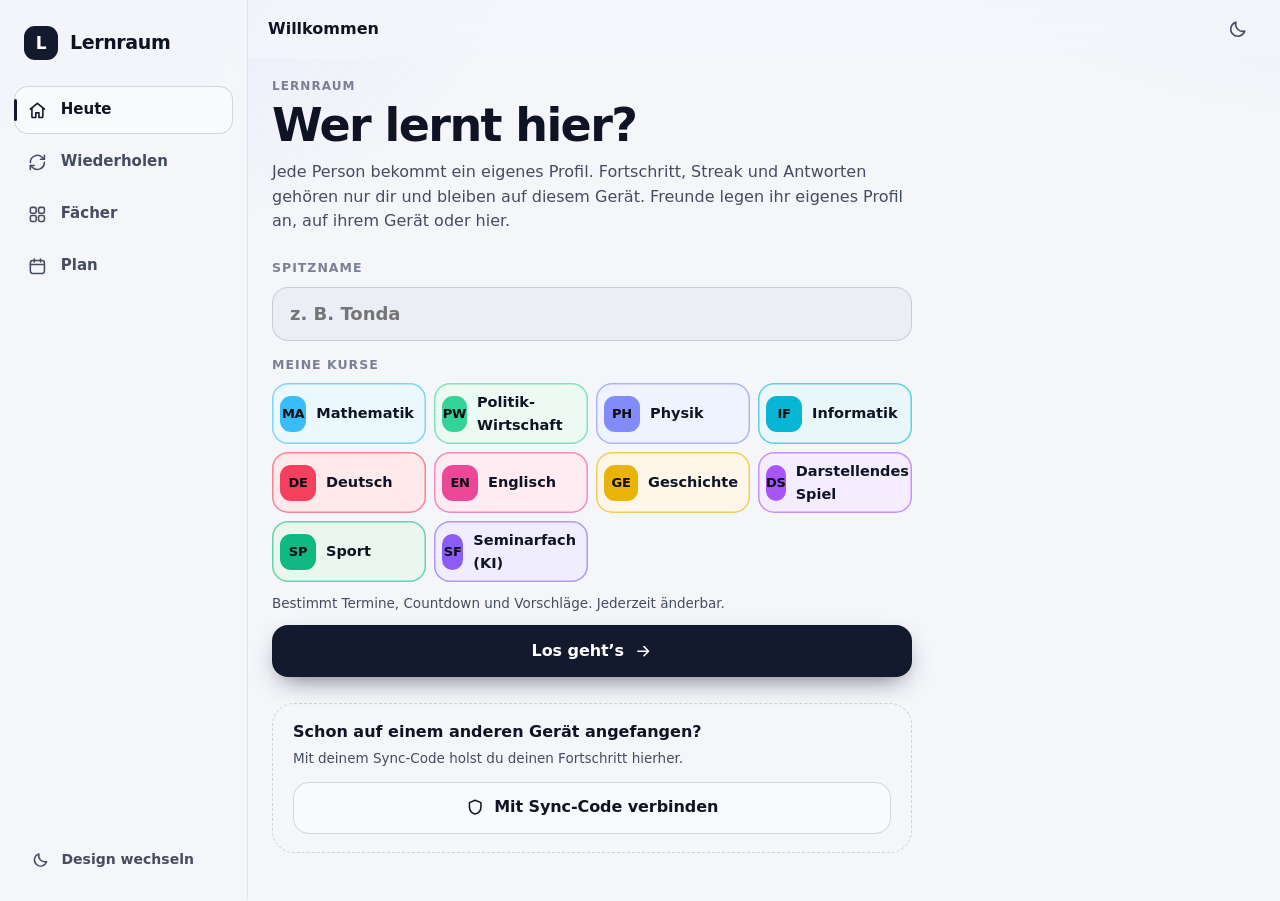
<file: index.html>
<!DOCTYPE html>
<html lang="de">
<head>
  <meta charset="UTF-8">
  <meta name="viewport" content="width=device-width, initial-scale=1, viewport-fit=cover">
  <meta name="theme-color" content="#090b10">
  <title>Lernraum</title>
  <!-- Startseite = Lernraum (neu/). Das alte Portal liegt unter alt/ (Portalplan 5.5, Bauschritt S8). -->
  <meta http-equiv="refresh" content="0; url=neu/">
  <script>location.replace('neu/' + (/^#\/[\w\-/%.]*$/.test(location.hash) ? location.hash : ''));</script>
  <style>
    body { margin: 0; min-height: 100vh; display: grid; place-items: center; background: #090b10; color: #eef1f7; font: 600 16px/1.5 system-ui, -apple-system, "Segoe UI", sans-serif; }
    a { color: #d6f65b; }
  </style>
</head>
<body>
  <p>Weiter zum <a href="neu/">Lernraum</a> · <a href="alt/">altes Portal</a></p>
</body>
</html>
</file>
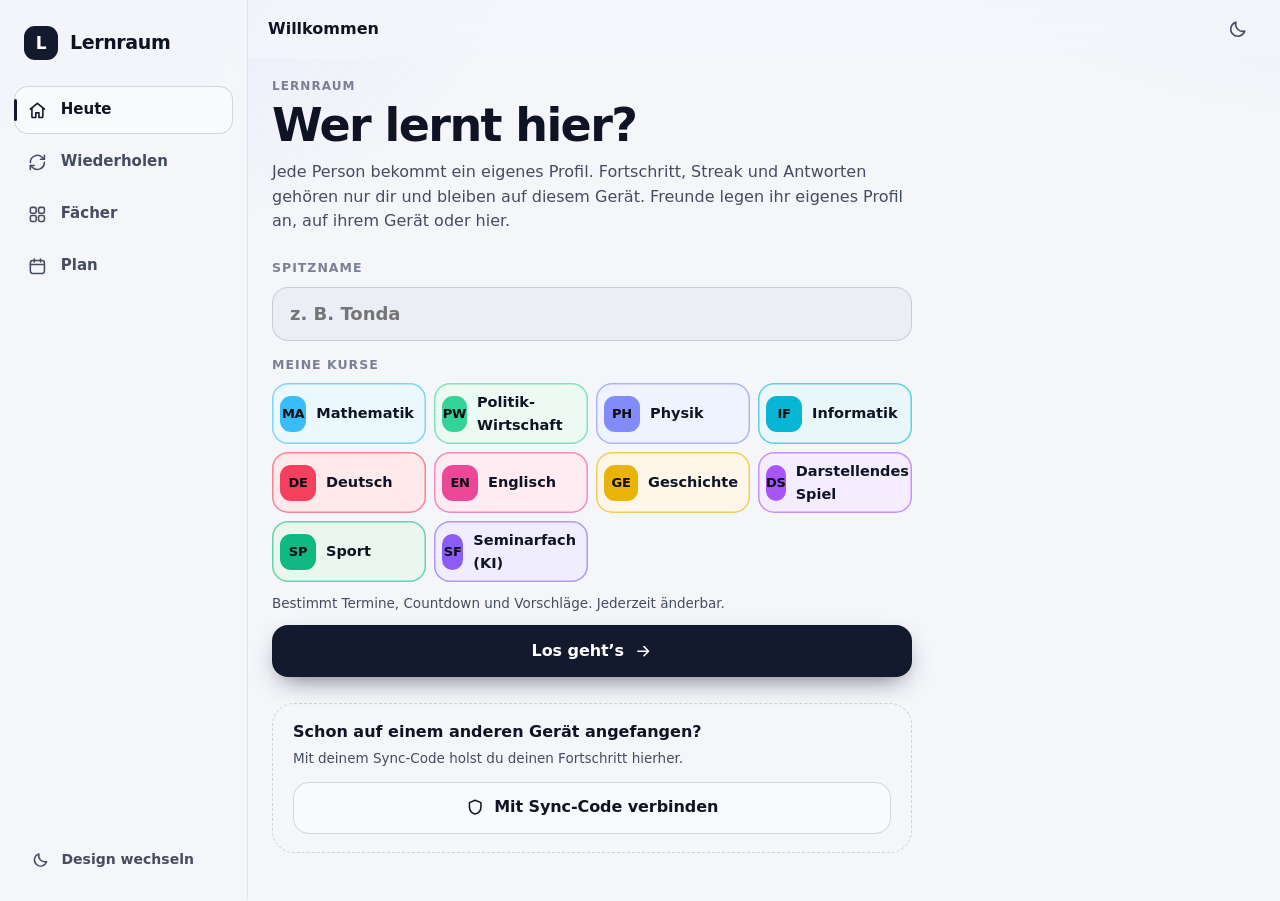
<file: neu/index.html>
<!DOCTYPE html>
<html lang="de" data-theme="dark">
<head>
  <meta charset="UTF-8">
  <meta name="viewport" content="width=device-width, initial-scale=1, viewport-fit=cover">
  <meta name="theme-color" content="#090b10">
  <meta name="apple-mobile-web-app-capable" content="yes">
  <title>Lernraum</title>
  <meta http-equiv="Content-Security-Policy" content="default-src 'self'; script-src 'self'; style-src 'self' 'unsafe-inline' https://fonts.googleapis.com; font-src 'self' data: https://fonts.gstatic.com https://cdn.jsdelivr.net; img-src 'self' data:; connect-src 'self' https://lernraum-sync.wraithai.workers.dev; object-src 'none'; base-uri 'self'; form-action 'self'">
  <meta name="referrer" content="no-referrer">
  <script src="boot.js"></script>
  <link rel="preconnect" href="https://fonts.googleapis.com">
  <link rel="preconnect" href="https://fonts.gstatic.com" crossorigin>
  <link rel="stylesheet" href="https://fonts.googleapis.com/css2?family=Bricolage+Grotesque:opsz,wght@12..96,500..800&family=Inter:wght@400;500;600;650;700;800&family=JetBrains+Mono:wght@600&display=swap">
  <link rel="stylesheet" href="../katex.min.css">
  <link rel="stylesheet" href="../katex-fonts.css?v=1">
  <link rel="stylesheet" href="ds.css?v=38">
</head>
<body>
  <!-- Icon-Satz (eigene Linien-Icons, keine Emojis) -->
  <svg width="0" height="0" style="position:absolute" aria-hidden="true">
    <defs>
      <symbol id="i-home" viewBox="0 0 24 24"><path d="M3 10.5 12 3l9 7.5"/><path d="M5 9.5V20a1 1 0 0 0 1 1h4v-6h4v6h4a1 1 0 0 0 1-1V9.5"/></symbol>
      <symbol id="i-grid" viewBox="0 0 24 24"><rect x="3" y="3" width="7.5" height="7.5" rx="2"/><rect x="13.5" y="3" width="7.5" height="7.5" rx="2"/><rect x="3" y="13.5" width="7.5" height="7.5" rx="2"/><rect x="13.5" y="13.5" width="7.5" height="7.5" rx="2"/></symbol>
      <symbol id="i-cal" viewBox="0 0 24 24"><rect x="3" y="4.5" width="18" height="16.5" rx="3"/><path d="M3 9.5h18M8 2.5v4M16 2.5v4"/></symbol>
      <symbol id="i-right" viewBox="0 0 24 24"><path d="m9 6 6 6-6 6"/></symbol>
      <symbol id="i-left" viewBox="0 0 24 24"><path d="m15 6-6 6 6 6"/></symbol>
      <symbol id="i-check" viewBox="0 0 24 24"><path d="m5 12.5 4.5 4.5L19 7.5"/></symbol>
      <symbol id="i-clock" viewBox="0 0 24 24"><circle cx="12" cy="12" r="9"/><path d="M12 7v5l3 2"/></symbol>
      <symbol id="i-arrow" viewBox="0 0 24 24"><path d="M5 12h14M13 6l6 6-6 6"/></symbol>
      <symbol id="i-x" viewBox="0 0 24 24"><path d="M6 6l12 12M18 6 6 18"/></symbol>
      <symbol id="i-bulb" viewBox="0 0 24 24"><path d="M9 18h6M10 21h4"/><path d="M12 3a6 6 0 0 0-3.5 10.9c.6.5 1 1.2 1 2.1h5c0-.9.4-1.6 1-2.1A6 6 0 0 0 12 3Z"/></symbol>
      <symbol id="i-eye" viewBox="0 0 24 24"><path d="M2 12s3.6-7 10-7 10 7 10 7-3.6 7-10 7S2 12 2 12Z"/><circle cx="12" cy="12" r="3"/></symbol>
      <symbol id="i-pencil" viewBox="0 0 24 24"><path d="M4 20l1-4L16.5 4.5a2.1 2.1 0 0 1 3 3L8 19l-4 1Z"/></symbol>
      <symbol id="i-flag" viewBox="0 0 24 24"><path d="M5 21V4"/><path d="M5 4h11l-2 4 2 4H5"/></symbol>
      <symbol id="i-map" viewBox="0 0 24 24"><path d="M9 4 3 6.5v13.5l6-2.5 6 2.5 6-2.5V4l-6 2.5L9 4Z"/><path d="M9 4v13.5M15 6.5V20"/></symbol>
      <symbol id="i-pause" viewBox="0 0 24 24"><path d="M8 5v14M16 5v14"/></symbol>
      <symbol id="i-target" viewBox="0 0 24 24"><circle cx="12" cy="12" r="9"/><circle cx="12" cy="12" r="5"/><circle cx="12" cy="12" r="1"/></symbol>
      <symbol id="i-book" viewBox="0 0 24 24"><path d="M4 5a2 2 0 0 1 2-2h13v16H6a2 2 0 0 0-2 2V5Z"/><path d="M4 19a2 2 0 0 1 2-2h13"/></symbol>
      <symbol id="i-sun" viewBox="0 0 24 24"><circle cx="12" cy="12" r="4"/><path d="M12 2v2M12 20v2M4.9 4.9l1.4 1.4M17.7 17.7l1.4 1.4M2 12h2M20 12h2M4.9 19.1l1.4-1.4M17.7 6.3l1.4-1.4"/></symbol>
      <symbol id="i-moon" viewBox="0 0 24 24"><path d="M20 14.5A8.5 8.5 0 0 1 9.5 4 8.5 8.5 0 1 0 20 14.5Z"/></symbol>
      <symbol id="i-play" viewBox="0 0 24 24"><path d="M7 4.5v15l12-7.5-12-7.5Z"/></symbol>
      <symbol id="i-alert" viewBox="0 0 24 24"><path d="M12 3.5 2.8 19.5h18.4L12 3.5Z"/><path d="M12 10v4.5M12 17.5v.01"/></symbol>
      <symbol id="i-info" viewBox="0 0 24 24"><circle cx="12" cy="12" r="9"/><path d="M12 11v5M12 7.5v.01"/></symbol>
      <symbol id="i-flip" viewBox="0 0 24 24"><path d="M3 12a9 9 0 0 1 15.5-6.2L21 8"/><path d="M21 3v5h-5"/><path d="M21 12a9 9 0 0 1-15.5 6.2L3 16"/><path d="M3 21v-5h5"/></symbol>
      <symbol id="i-layers" viewBox="0 0 24 24"><path d="m12 3 9 5-9 5-9-5 9-5Z"/><path d="m3 13 9 5 9-5"/></symbol>
      <symbol id="i-shield" viewBox="0 0 24 24"><path d="M12 3 4.5 6v5.5c0 4.6 3.2 8.4 7.5 9.5 4.3-1.1 7.5-4.9 7.5-9.5V6L12 3Z"/></symbol>
      <symbol id="i-user" viewBox="0 0 24 24"><circle cx="12" cy="8" r="4"/><path d="M4 21a8 8 0 0 1 16 0"/></symbol>
      <symbol id="i-calc" viewBox="0 0 24 24"><rect x="5" y="2.5" width="14" height="19" rx="2.5"/><path d="M8.5 6.5h7M8.5 11h.01M12 11h.01M15.5 11h.01M8.5 14.5h.01M12 14.5h.01M15.5 14.5h.01M8.5 18h.01M12 18h.01M15.5 18h.01"/></symbol>
      <symbol id="i-ext" viewBox="0 0 24 24"><path d="M14 4h6v6M20 4l-9 9"/><path d="M18 14v5a1 1 0 0 1-1 1H5a1 1 0 0 1-1-1V7a1 1 0 0 1 1-1h5"/></symbol>
      <symbol id="i-copy" viewBox="0 0 24 24"><rect x="8" y="8" width="12" height="12" rx="2.5"/><path d="M16 8V6.5A2.5 2.5 0 0 0 13.5 4h-7A2.5 2.5 0 0 0 4 6.5v7A2.5 2.5 0 0 0 6.5 16H8"/></symbol>
      <symbol id="i-plus" viewBox="0 0 24 24"><path d="M12 5v14M5 12h14"/></symbol>
      <symbol id="i-folder" viewBox="0 0 24 24"><path d="M3 7.5A2.5 2.5 0 0 1 5.5 5h3.6a2 2 0 0 1 1.5.7L12 7h6.5A2.5 2.5 0 0 1 21 9.5v8A2.5 2.5 0 0 1 18.5 20h-13A2.5 2.5 0 0 1 3 17.5v-10Z"/></symbol>
      <symbol id="i-up" viewBox="0 0 24 24"><path d="M12 19V5M6 11l6-6 6 6"/></symbol>
      <symbol id="i-search" viewBox="0 0 24 24"><circle cx="11" cy="11" r="6.5"/><path d="m16 16 4.5 4.5"/></symbol>
      <symbol id="i-code" viewBox="0 0 24 24"><path d="m8.5 7-5 5 5 5M15.5 7l5 5-5 5M13.5 4.5l-3 15"/></symbol>
      <symbol id="i-print" viewBox="0 0 24 24"><path d="M7 9V3.5h10V9"/><rect x="3" y="9" width="18" height="8.5" rx="2.5"/><path d="M7 14.5h10V21H7z"/></symbol>
    </defs>
  </svg>

  <div class="shell">
    <aside class="sidebar" aria-label="Hauptnavigation">
      <a class="brand" href="#/"><span class="brand-mark">L</span><span>Lernraum</span></a>
      <button class="search-btn" type="button" data-action="search" aria-label="Suchen (Strg+K)"><svg class="i"><use href="#i-search"/></svg><span>Suchen</span><kbd>Strg K</kbd></button>
      <nav class="nav" id="nav">
        <span class="nav-pill" id="navPill" aria-hidden="true"></span>
        <a class="nav-item" href="#/" data-route="heute"><svg class="i"><use href="#i-home"/></svg><span>Heute</span></a>
        <a class="nav-item" href="#/wiederholen" data-route="wdh"><svg class="i"><use href="#i-flip"/></svg><span>Wiederholen</span></a>
        <a class="nav-item" href="#/faecher" data-route="faecher"><svg class="i"><use href="#i-grid"/></svg><span>Fächer</span></a>
        <a class="nav-item" href="#/plan" data-route="plan"><svg class="i"><use href="#i-cal"/></svg><span>Plan</span></a>
      </nav>
      <div class="sidebar-foot">
        <button class="theme-btn prof-btn" type="button" data-action="profiles" hidden><span class="avatar" data-avatar></span><span class="sdot av" data-sync="off"></span><span data-pname></span></button>
        <button class="theme-btn" id="themeBtnSide" type="button"><svg class="i"><use href="#i-sun"/></svg><span>Design wechseln</span></button>
      </div>
    </aside>

    <div class="stage">
      <header class="appbar" id="appbar">
        <button class="icon-btn" id="backBtn" type="button" aria-label="Zurück" hidden><svg class="i"><use href="#i-left"/></svg></button>
        <h1 id="appTitle">Heute</h1>
        <a class="sess-chip" id="sessChip" href="#/session" hidden><span class="sess-dot"></span><span data-stxt></span></a>
        <button class="icon-btn search-top" type="button" data-action="search" aria-label="Suchen"><svg class="i"><use href="#i-search"/></svg></button>
        <button class="icon-btn prof-top" type="button" data-action="profiles" aria-label="Profil wechseln" hidden><span class="avatar" data-avatar></span><span class="sdot av" data-sync="off"></span></button>
        <button class="icon-btn" id="themeBtnTop" type="button" aria-label="Design wechseln"><svg class="i"><use href="#i-sun"/></svg></button>
      </header>
      <main class="view" id="view" tabindex="-1"></main>
    </div>
  </div>

  <nav class="tabbar" id="tabbar" aria-label="Hauptnavigation">
    <span class="tab-pill" id="tabPill" aria-hidden="true"></span>
    <a class="tab" href="#/" data-route="heute"><svg class="i"><use href="#i-home"/></svg>Heute</a>
    <a class="tab" href="#/wiederholen" data-route="wdh"><svg class="i"><use href="#i-flip"/></svg>Wiederholen</a>
    <a class="tab" href="#/faecher" data-route="faecher"><svg class="i"><use href="#i-grid"/></svg>Fächer</a>
    <a class="tab" href="#/plan" data-route="plan"><svg class="i"><use href="#i-cal"/></svg>Plan</a>
  </nav>

  <div class="sheet-wrap" id="sheet" hidden><div class="sheet-bg"></div><div class="sheet" role="dialog" aria-modal="true" aria-label="Profil"></div></div>

  <script src="../katex.min.js"></script>
  <script src="../calendar.js?v=20261116_1"></script>
  <script src="../timetable.js"></script>
  <script src="../mathe_trainer_content.js"></script>
  <script src="data.js?v=1"></script>
  <script src="core.js?v=5"></script>
  <script src="algo.js?v=2"></script>
  <script src="plan.js?v=1"></script>
  <script src="content/demo.js?v=3"></script>
  <script src="content/demo-algo.js?v=2"></script>
  <script src="content/ordner.js?v=13"></script>
  <script src="content/plaene.js?v=105"></script>
  <script src="content/demo-python.js?v=2"></script>
  <script src="content/physik-demos.js?v=6"></script>
  <script src="content/physik.js?v=14"></script>
  <script src="content/physik-groessen.js?v=5"></script>
  <script src="content/physik-treppe.js?v=3"></script>
  <script src="content/politik.js?v=1"></script>
  <script src="content/informatik-algos.js?v=2"></script>
  <script src="content/informatik.js?v=2"></script>
  <script src="content/informatik-aufgaben.js?v=2"></script>
  <script src="content/informatik-beispiele.js?v=2"></script>
  <script src="content/informatik-demos.js?v=2"></script>
  <script src="content/informatik-befehle-demos.js?v=1"></script>
  <script src="content/informatik-befehle.js?v=3"></script>
  <script src="treppe.js?v=15"></script>
  <script src="extras.js?v=6"></script>
  <script src="struktur.js?v=9"></script>
  <script src="replay.js?v=1"></script>
  <script src="ueberblick.js?v=2"></script>
  <script src="klausur.js?v=2"></script>
  <script src="wiederholen.js?v=5"></script>
  <script src="sync.js?v=2"></script>
  <script src="suche.js?v=4"></script>
  <script src="python.js?v=5"></script>
  <script src="skript.js?v=2"></script>
  <script src="befehle.js?v=3"></script>
  <script src="content/projekt-zange.js?v=4"></script>
  <script src="projekt.js?v=3"></script>
  <script src="app.js?v=26"></script>
</body>
</html>
</file>
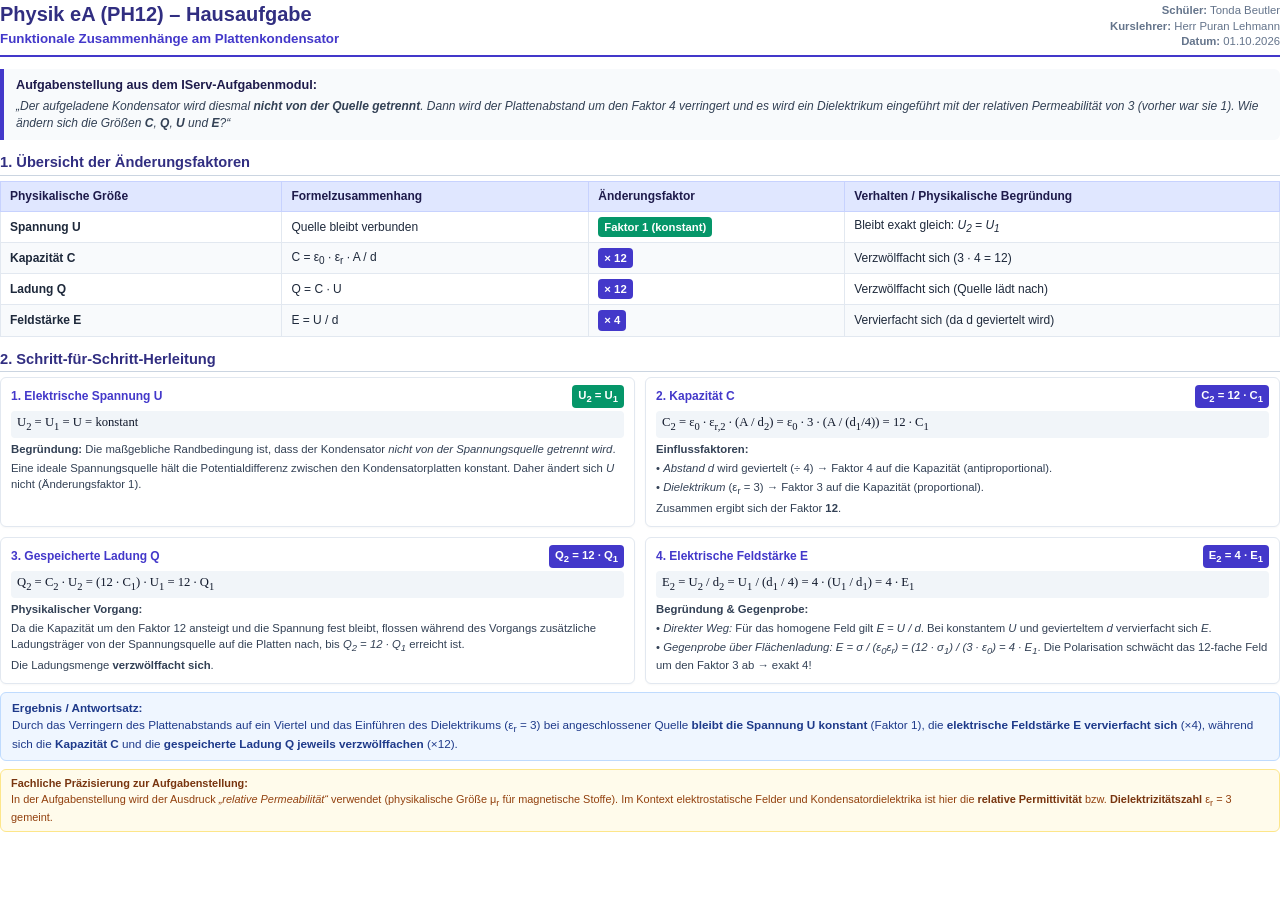
<file: abgabe_physik_kondensator.html>
<!DOCTYPE html>
<html lang="de">
<head>
<meta charset="UTF-8">
<title>Physik eA - Hausaufgabe: Kondensator - Tonda Beutler</title>
<style>
  @page {
    size: A4 portrait;
    margin: 12mm 15mm 12mm 15mm;
  }
  * { box-sizing: border-box; }
  body {
    font-family: -apple-system, BlinkMacSystemFont, "Segoe UI", Roboto, "Helvetica Neue", Arial, sans-serif;
    color: #1e293b;
    line-height: 1.42;
    font-size: 10pt;
    margin: 0;
    padding: 0;
    background: #fff;
  }
  .header {
    border-bottom: 2px solid #4338ca;
    padding-bottom: 6px;
    margin-bottom: 12px;
    display: flex;
    justify-content: space-between;
    align-items: flex-end;
  }
  .header-left h1 {
    font-size: 15pt;
    margin: 0 0 2px 0;
    color: #312e81;
    font-weight: 700;
  }
  .header-left .subtitle {
    font-size: 10pt;
    color: #4338ca;
    font-weight: 600;
  }
  .header-right {
    text-align: right;
    font-size: 8.5pt;
    color: #64748b;
    line-height: 1.35;
  }
  .task-box {
    background-color: #f8fafc;
    border-left: 4px solid #4338ca;
    border-radius: 0 6px 6px 0;
    padding: 8px 12px;
    margin-bottom: 12px;
    font-size: 9pt;
  }
  .task-title {
    font-weight: 700;
    color: #1e1b4b;
    margin-bottom: 3px;
    font-size: 9.5pt;
  }
  .task-quote {
    font-style: italic;
    color: #334155;
    margin: 0;
  }
  .summary-table {
    width: 100%;
    border-collapse: collapse;
    margin-bottom: 12px;
    font-size: 9pt;
  }
  .summary-table th {
    background-color: #e0e7ff;
    color: #1e1b4b;
    text-align: left;
    padding: 6px 9px;
    font-weight: 700;
    border: 1px solid #c7d2fe;
  }
  .summary-table td {
    padding: 5px 9px;
    border: 1px solid #e2e8f0;
    vertical-align: middle;
  }
  .summary-table tr:nth-child(even) {
    background-color: #f8fafc;
  }
  .badge-factor {
    display: inline-block;
    background-color: #4338ca;
    color: white;
    font-weight: 700;
    padding: 2px 6px;
    border-radius: 4px;
    font-size: 8.5pt;
  }
  .badge-const {
    display: inline-block;
    background-color: #059669;
    color: white;
    font-weight: 700;
    padding: 2px 6px;
    border-radius: 4px;
    font-size: 8.5pt;
  }
  h2 {
    font-size: 11pt;
    color: #312e81;
    margin: 10px 0 5px 0;
    border-bottom: 1px solid #cbd5e1;
    padding-bottom: 2px;
  }
  .grid-2 {
    display: grid;
    grid-template-columns: 1fr 1fr;
    gap: 10px;
    margin-bottom: 8px;
  }
  .card {
    background: #ffffff;
    border: 1px solid #e2e8f0;
    border-radius: 6px;
    padding: 7px 10px;
    box-shadow: 0 1px 2px rgba(0,0,0,0.03);
  }
  .card-title {
    font-weight: 700;
    font-size: 9pt;
    color: #4338ca;
    margin-bottom: 3px;
    display: flex;
    justify-content: space-between;
    align-items: center;
  }
  .math {
    font-family: "Cambria Math", "Times New Roman", serif;
    font-size: 9.5pt;
    background-color: #f1f5f9;
    padding: 3px 6px;
    border-radius: 4px;
    display: block;
    margin: 3px 0;
    color: #0f172a;
  }
  .card p {
    margin: 3px 0;
    font-size: 8.5pt;
    color: #334155;
  }
  .conclusion {
    background-color: #eff6ff;
    border: 1px solid #bfdbfe;
    border-radius: 6px;
    padding: 7px 11px;
    margin-top: 8px;
    font-size: 8.8pt;
    color: #1e3a8a;
  }
  .note-box {
    background-color: #fffbeb;
    border: 1px solid #fde68a;
    border-radius: 6px;
    padding: 6px 10px;
    font-size: 8.2pt;
    color: #92400e;
    margin-top: 8px;
  }
  .note-box strong {
    color: #78350f;
  }
</style>
</head>
<body>

<div class="header">
  <div class="header-left">
    <h1>Physik eA (PH12) &ndash; Hausaufgabe</h1>
    <div class="subtitle">Funktionale Zusammenh&auml;nge am Plattenkondensator</div>
  </div>
  <div class="header-right">
    <strong>Sch&uuml;ler:</strong> Tonda Beutler<br>
    <strong>Kurslehrer:</strong> Herr Puran Lehmann<br>
    <strong>Datum:</strong> 01.10.2026
  </div>
</div>

<div class="task-box">
  <div class="task-title">Aufgabenstellung aus dem IServ-Aufgabenmodul:</div>
  <div class="task-quote">
    &bdquo;Der aufgeladene Kondensator wird diesmal <strong>nicht von der Quelle getrennt</strong>. Dann wird der Plattenabstand um den Faktor 4 verringert und es wird ein Dielektrikum eingef&uuml;hrt mit der relativen Permeabilit&auml;t von 3 (vorher war sie 1). Wie &auml;ndern sich die Gr&ouml;&szlig;en <strong>C</strong>, <strong>Q</strong>, <strong>U</strong> und <strong>E</strong>?&ldquo;
  </div>
</div>

<h2>1. &Uuml;bersicht der &Auml;nderungsfaktoren</h2>
<table class="summary-table">
  <thead>
    <tr>
      <th style="width: 22%;">Physikalische Gr&ouml;&szlig;e</th>
      <th style="width: 24%;">Formelzusammenhang</th>
      <th style="width: 20%;">&Auml;nderungsfaktor</th>
      <th style="width: 34%;">Verhalten / Physikalische Begr&uuml;ndung</th>
    </tr>
  </thead>
  <tbody>
    <tr>
      <td><strong>Spannung U</strong></td>
      <td>Quelle bleibt verbunden</td>
      <td><span class="badge-const">Faktor 1 (konstant)</span></td>
      <td>Bleibt exakt gleich: <em>U<sub>2</sub> = U<sub>1</sub></em></td>
    </tr>
    <tr>
      <td><strong>Kapazit&auml;t C</strong></td>
      <td>C = &epsilon;<sub>0</sub> &middot; &epsilon;<sub>r</sub> &middot; A / d</td>
      <td><span class="badge-factor">&times; 12</span></td>
      <td>Verzw&ouml;lffacht sich (3 &middot; 4 = 12)</td>
    </tr>
    <tr>
      <td><strong>Ladung Q</strong></td>
      <td>Q = C &middot; U</td>
      <td><span class="badge-factor">&times; 12</span></td>
      <td>Verzw&ouml;lffacht sich (Quelle l&auml;dt nach)</td>
    </tr>
    <tr>
      <td><strong>Feldst&auml;rke E</strong></td>
      <td>E = U / d</td>
      <td><span class="badge-factor">&times; 4</span></td>
      <td>Vervierfacht sich (da d geviertelt wird)</td>
    </tr>
  </tbody>
</table>

<h2>2. Schritt-f&uuml;r-Schritt-Herleitung</h2>

<div class="grid-2">
  <div class="card">
    <div class="card-title">
      <span>1. Elektrische Spannung U</span>
      <span class="badge-const">U<sub>2</sub> = U<sub>1</sub></span>
    </div>
    <div class="math">U<sub>2</sub> = U<sub>1</sub> = U = konstant</div>
    <p><strong>Begr&uuml;ndung:</strong> Die ma&szlig;gebliche Randbedingung ist, dass der Kondensator <em>nicht von der Spannungsquelle getrennt wird</em>.</p>
    <p>Eine ideale Spannungsquelle h&auml;lt die Potentialdifferenz zwischen den Kondensatorplatten konstant. Daher &auml;ndert sich <em>U</em> nicht (&Auml;nderungsfaktor 1).</p>
  </div>

  <div class="card">
    <div class="card-title">
      <span>2. Kapazit&auml;t C</span>
      <span class="badge-factor">C<sub>2</sub> = 12 &middot; C<sub>1</sub></span>
    </div>
    <div class="math">C<sub>2</sub> = &epsilon;<sub>0</sub> &middot; &epsilon;<sub>r,2</sub> &middot; (A / d<sub>2</sub>) = &epsilon;<sub>0</sub> &middot; 3 &middot; (A / (d<sub>1</sub>/4)) = 12 &middot; C<sub>1</sub></div>
    <p><strong>Einflussfaktoren:</strong></p>
    <p>&bull; <em>Abstand d</em> wird geviertelt (&divide; 4) &rarr; Faktor 4 auf die Kapazit&auml;t (antiproportional).</p>
    <p>&bull; <em>Dielektrikum</em> (&epsilon;<sub>r</sub> = 3) &rarr; Faktor 3 auf die Kapazit&auml;t (proportional).</p>
    <p>Zusammen ergibt sich der Faktor <strong>12</strong>.</p>
  </div>

  <div class="card">
    <div class="card-title">
      <span>3. Gespeicherte Ladung Q</span>
      <span class="badge-factor">Q<sub>2</sub> = 12 &middot; Q<sub>1</sub></span>
    </div>
    <div class="math">Q<sub>2</sub> = C<sub>2</sub> &middot; U<sub>2</sub> = (12 &middot; C<sub>1</sub>) &middot; U<sub>1</sub> = 12 &middot; Q<sub>1</sub></div>
    <p><strong>Physikalischer Vorgang:</strong></p>
    <p>Da die Kapazit&auml;t um den Faktor 12 ansteigt und die Spannung fest bleibt, flossen w&auml;hrend des Vorgangs zus&auml;tzliche Ladungstr&auml;ger von der Spannungsquelle auf die Platten nach, bis <em>Q<sub>2</sub> = 12 &middot; Q<sub>1</sub></em> erreicht ist.</p>
    <p>Die Ladungsmenge <strong>verzw&ouml;lffacht sich</strong>.</p>
  </div>

  <div class="card">
    <div class="card-title">
      <span>4. Elektrische Feldst&auml;rke E</span>
      <span class="badge-factor">E<sub>2</sub> = 4 &middot; E<sub>1</sub></span>
    </div>
    <div class="math">E<sub>2</sub> = U<sub>2</sub> / d<sub>2</sub> = U<sub>1</sub> / (d<sub>1</sub> / 4) = 4 &middot; (U<sub>1</sub> / d<sub>1</sub>) = 4 &middot; E<sub>1</sub></div>
    <p><strong>Begr&uuml;ndung &amp; Gegenprobe:</strong></p>
    <p>&bull; <em>Direkter Weg:</em> F&uuml;r das homogene Feld gilt <em>E = U / d</em>. Bei konstantem <em>U</em> und gevierteltem <em>d</em> vervierfacht sich <em>E</em>.</p>
    <p>&bull; <em>Gegenprobe &uuml;ber Fl&auml;chenladung:</em> <em>E = &sigma; / (&epsilon;<sub>0</sub>&epsilon;<sub>r</sub>) = (12 &middot; &sigma;<sub>1</sub>) / (3 &middot; &epsilon;<sub>0</sub>) = 4 &middot; E<sub>1</sub></em>. Die Polarisation schw&auml;cht das 12-fache Feld um den Faktor 3 ab &rarr; exakt 4!</p>
  </div>
</div>

<div class="conclusion">
  <strong>Ergebnis / Antwortsatz:</strong><br>
  Durch das Verringern des Plattenabstands auf ein Viertel und das Einf&uuml;hren des Dielektrikums (&epsilon;<sub>r</sub> = 3) bei angeschlossener Quelle <strong>bleibt die Spannung U konstant</strong> (Faktor 1), die <strong>elektrische Feldst&auml;rke E vervierfacht sich</strong> (&times;4), w&auml;hrend sich die <strong>Kapazit&auml;t C</strong> und die <strong>gespeicherte Ladung Q jeweils verzw&ouml;lffachen</strong> (&times;12).
</div>

<div class="note-box">
  <strong>Fachliche Pr&auml;zisierung zur Aufgabenstellung:</strong><br>
  In der Aufgabenstellung wird der Ausdruck <em>&bdquo;relative Permeabilit&auml;t&ldquo;</em> verwendet (physikalische Gr&ouml;&szlig;e &mu;<sub>r</sub> f&uuml;r magnetische Stoffe). Im Kontext elektrostatische Felder und Kondensatordielektrika ist hier die <strong>relative Permittivit&auml;t</strong> bzw. <strong>Dielektrizit&auml;tszahl</strong> &epsilon;<sub>r</sub> = 3 gemeint.
</div>

</body>
</html>
</file>
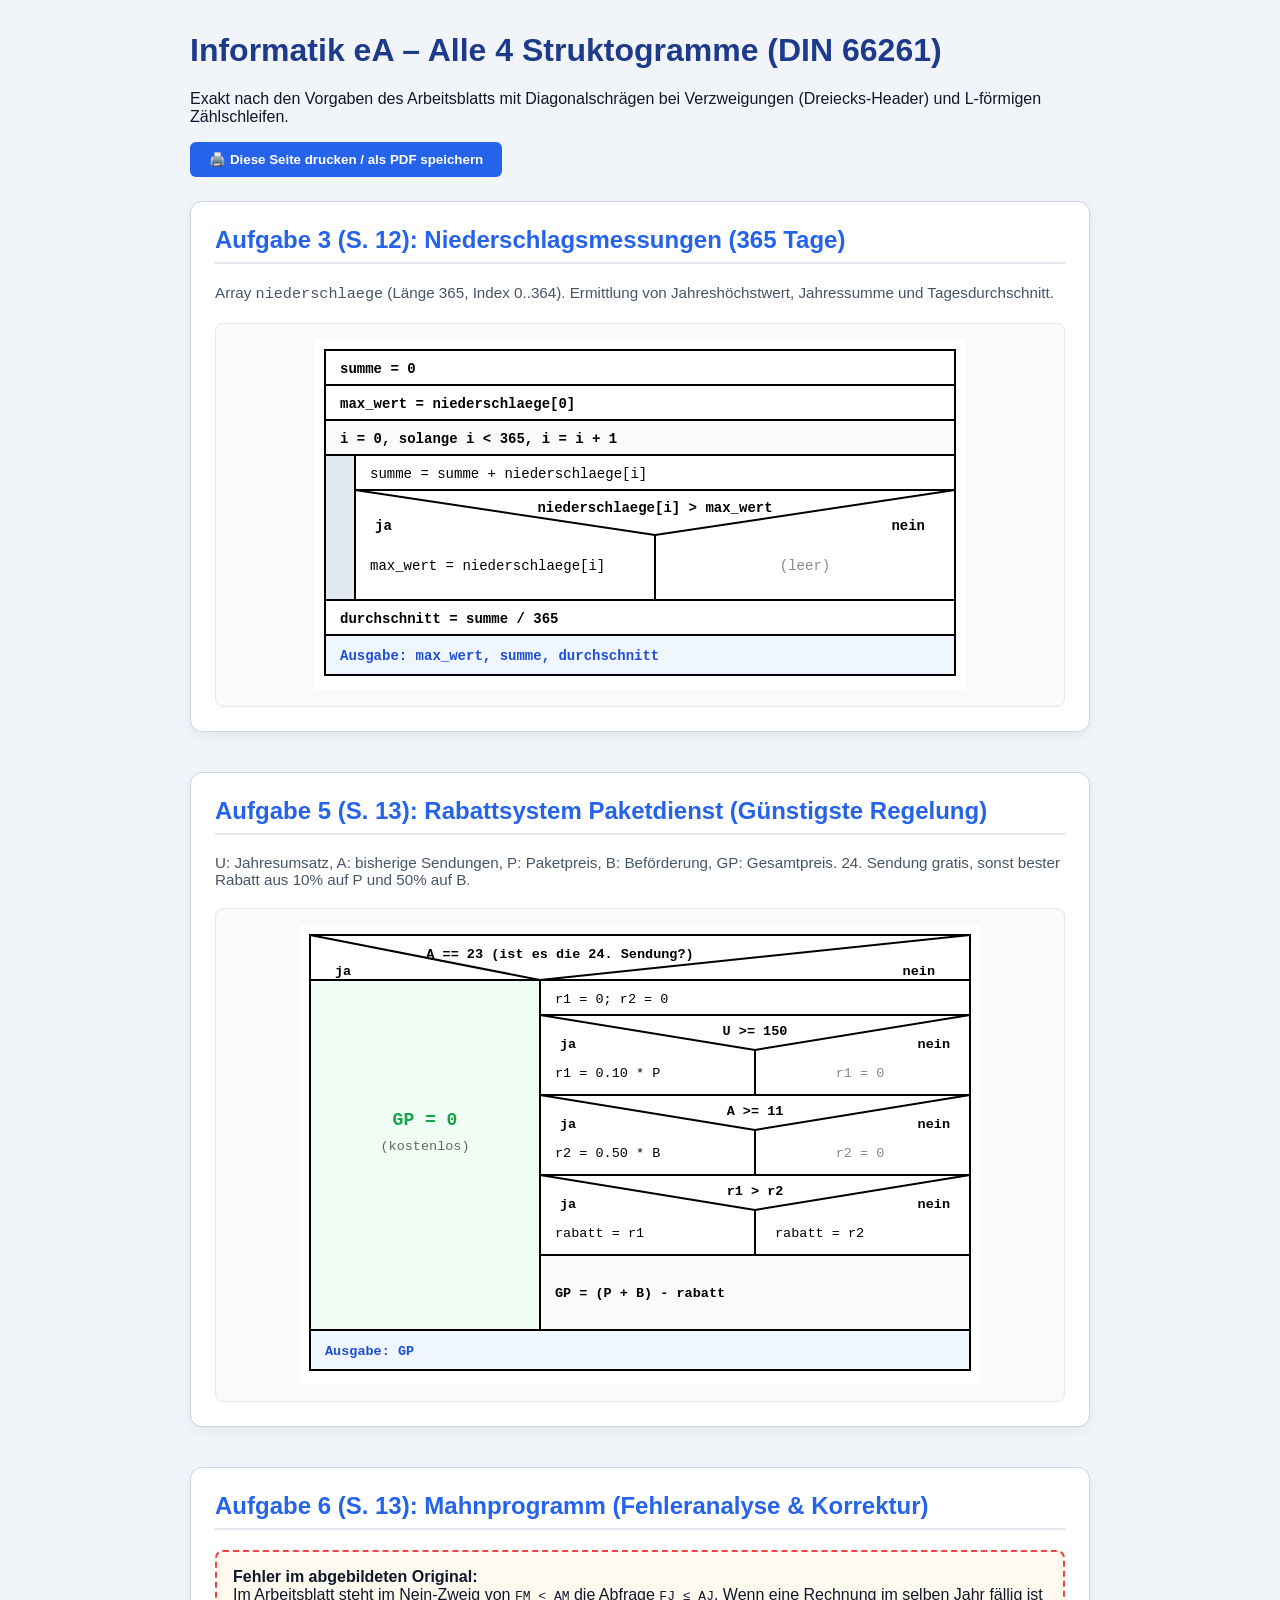
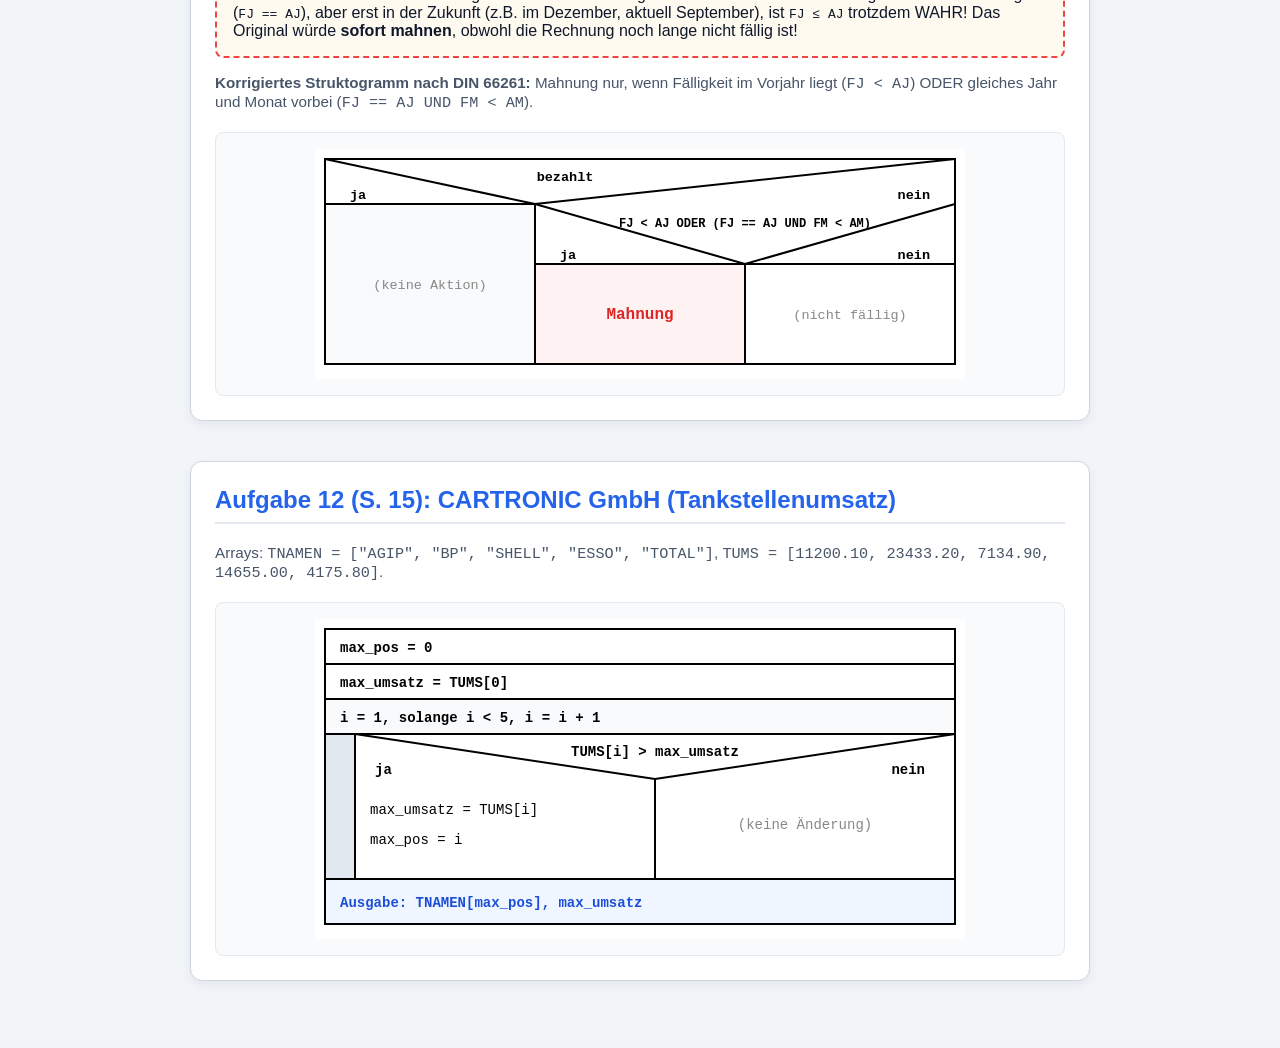
<file: struktogramme.html>
<!DOCTYPE html>
<html lang="de">
<head>
<meta charset="UTF-8">
<title>Struktogramme nach DIN 66261 - Informatik eA</title>
<style>
  body {
    font-family: -apple-system, BlinkMacSystemFont, "Segoe UI", Roboto, sans-serif;
    background: #f1f5f9;
    color: #0f172a;
    padding: 2rem;
    margin: 0;
  }
  .container {
    max-width: 900px;
    margin: 0 auto;
  }
  .card {
    background: #ffffff;
    border-radius: 12px;
    box-shadow: 0 4px 12px rgba(0,0,0,0.06);
    border: 1px solid #cbd5e1;
    padding: 1.5rem;
    margin-bottom: 2.5rem;
  }
  h1 { color: #1e3a8a; margin-top: 0; }
  h2 { color: #2563eb; border-bottom: 2px solid #e2e8f0; padding-bottom: 0.5rem; margin-top: 0; }
  .desc { color: #475569; font-size: 0.95rem; margin-bottom: 1.25rem; }
  .svg-wrap {
    display: flex;
    justify-content: center;
    background: #f8fafc;
    border: 1px solid #e2e8f0;
    border-radius: 8px;
    padding: 1rem;
    overflow-x: auto;
  }
  .highlight-err {
    border: 2px dashed #ef4444;
    background: #fffaf0;
    border-radius: 8px;
    padding: 1rem;
    margin-bottom: 1rem;
  }
  .btn-print {
    background: #2563eb;
    color: white;
    padding: 0.6rem 1.2rem;
    border: none;
    border-radius: 6px;
    font-weight: 700;
    cursor: pointer;
    margin-bottom: 1.5rem;
  }
</style>
</head>
<body>
<div class="container">
  <h1>Informatik eA &ndash; Alle 4 Struktogramme (DIN 66261)</h1>
  <p>Exakt nach den Vorgaben des Arbeitsblatts mit Diagonalschrägen bei Verzweigungen (Dreiecks-Header) und L-förmigen Zählschleifen.</p>
  <button class="btn-print" onclick="window.print()">🖨️ Diese Seite drucken / als PDF speichern</button>

  <!-- AUFGABE 3 -->
  <div class="card">
    <h2>Aufgabe 3 (S. 12): Niederschlagsmessungen (365 Tage)</h2>
    <div class="desc">Array <code>niederschlaege</code> (Länge 365, Index 0..364). Ermittlung von Jahreshöchstwert, Jahressumme und Tagesdurchschnitt.</div>
    <div class="svg-wrap">
      <svg width="650" height="350" viewBox="0 0 650 350" style="background: #fff; font-family: monospace; font-size: 14px;">
        <rect x="10" y="10" width="630" height="35" fill="#fff" stroke="#000" stroke-width="2"/>
        <text x="25" y="33" font-weight="bold">summe = 0</text>

        <rect x="10" y="45" width="630" height="35" fill="#fff" stroke="#000" stroke-width="2"/>
        <text x="25" y="68" font-weight="bold">max_wert = niederschlaege[0]</text>

        <!-- Zählschleife -->
        <rect x="10" y="80" width="630" height="35" fill="#f8fafc" stroke="#000" stroke-width="2"/>
        <text x="25" y="103" font-weight="bold">i = 0, solange i &lt; 365, i = i + 1</text>
        <!-- L-Balken links -->
        <rect x="10" y="115" width="30" height="145" fill="#e2e8f0" stroke="#000" stroke-width="2"/>

        <!-- Schleifeninhalt: summe -->
        <rect x="40" y="115" width="600" height="35" fill="#fff" stroke="#000" stroke-width="2"/>
        <text x="55" y="138">summe = summe + niederschlaege[i]</text>

        <!-- Verzweigung mit Schrägen -->
        <rect x="40" y="150" width="600" height="110" fill="#fff" stroke="#000" stroke-width="2"/>
        <line x1="40" y1="150" x2="340" y2="195" stroke="#000" stroke-width="2"/>
        <line x1="640" y1="150" x2="340" y2="195" stroke="#000" stroke-width="2"/>
        <text x="340" y="172" text-anchor="middle" font-weight="bold">niederschlaege[i] &gt; max_wert</text>
        <text x="60" y="190" font-weight="bold">ja</text>
        <text x="610" y="190" font-weight="bold" text-anchor="end">nein</text>
        <line x1="340" y1="195" x2="340" y2="260" stroke="#000" stroke-width="2"/>
        <text x="55" y="230">max_wert = niederschlaege[i]</text>
        <text x="490" y="230" fill="#888" text-anchor="middle">(leer)</text>

        <!-- Durchschnitt -->
        <rect x="10" y="260" width="630" height="35" fill="#fff" stroke="#000" stroke-width="2"/>
        <text x="25" y="283" font-weight="bold">durchschnitt = summe / 365</text>

        <!-- Ausgabe -->
        <rect x="10" y="295" width="630" height="40" fill="#eff6ff" stroke="#000" stroke-width="2"/>
        <text x="25" y="320" font-weight="bold" fill="#1d4ed8">Ausgabe: max_wert, summe, durchschnitt</text>
      </svg>
    </div>
  </div>

  <!-- AUFGABE 5 -->
  <div class="card">
    <h2>Aufgabe 5 (S. 13): Rabattsystem Paketdienst (Günstigste Regelung)</h2>
    <div class="desc">U: Jahresumsatz, A: bisherige Sendungen, P: Paketpreis, B: Beförderung, GP: Gesamtpreis. 24. Sendung gratis, sonst bester Rabatt aus 10% auf P und 50% auf B.</div>
    <div class="svg-wrap">
      <svg width="680" height="460" viewBox="0 0 680 460" style="background: #fff; font-family: monospace; font-size: 13.5px;">
        <!-- Hauptverzweigung mit Schrägen -->
        <rect x="10" y="10" width="660" height="395" fill="#fff" stroke="#000" stroke-width="2"/>
        <line x1="10" y1="10" x2="240" y2="55" stroke="#000" stroke-width="2"/>
        <line x1="670" y1="10" x2="240" y2="55" stroke="#000" stroke-width="2"/>
        <text x="260" y="33" text-anchor="middle" font-weight="bold">A == 23  (ist es die 24. Sendung?)</text>
        <text x="35" y="50" font-weight="bold">ja</text>
        <text x="635" y="50" font-weight="bold" text-anchor="end">nein</text>
        <line x1="240" y1="55" x2="240" y2="405" stroke="#000" stroke-width="2"/>

        <!-- Linker Zweig (ja) -->
        <rect x="10" y="55" width="230" height="350" fill="#f0fdf4" stroke="#000" stroke-width="2"/>
        <text x="125" y="200" text-anchor="middle" font-size="18px" font-weight="bold" fill="#16a34a">GP = 0</text>
        <text x="125" y="225" text-anchor="middle" fill="#666">(kostenlos)</text>

        <!-- Rechter Zweig (nein) -->
        <rect x="240" y="55" width="430" height="35" fill="#fff" stroke="#000" stroke-width="2"/>
        <text x="255" y="78">r1 = 0;  r2 = 0</text>

        <!-- Verzweigung U >= 150 -->
        <rect x="240" y="90" width="430" height="80" fill="#fff" stroke="#000" stroke-width="2"/>
        <line x1="240" y1="90" x2="455" y2="125" stroke="#000" stroke-width="2"/>
        <line x1="670" y1="90" x2="455" y2="125" stroke="#000" stroke-width="2"/>
        <text x="455" y="110" text-anchor="middle" font-weight="bold">U &gt;= 150</text>
        <text x="260" y="123" font-weight="bold">ja</text>
        <text x="650" y="123" font-weight="bold" text-anchor="end">nein</text>
        <line x1="455" y1="125" x2="455" y2="170" stroke="#000" stroke-width="2"/>
        <text x="255" y="152">r1 = 0.10 * P</text>
        <text x="560" y="152" text-anchor="middle" fill="#888">r1 = 0</text>

        <!-- Verzweigung A >= 11 -->
        <rect x="240" y="170" width="430" height="80" fill="#fff" stroke="#000" stroke-width="2"/>
        <line x1="240" y1="170" x2="455" y2="205" stroke="#000" stroke-width="2"/>
        <line x1="670" y1="170" x2="455" y2="205" stroke="#000" stroke-width="2"/>
        <text x="455" y="190" text-anchor="middle" font-weight="bold">A &gt;= 11</text>
        <text x="260" y="203" font-weight="bold">ja</text>
        <text x="650" y="203" font-weight="bold" text-anchor="end">nein</text>
        <line x1="455" y1="205" x2="455" y2="250" stroke="#000" stroke-width="2"/>
        <text x="255" y="232">r2 = 0.50 * B</text>
        <text x="560" y="232" text-anchor="middle" fill="#888">r2 = 0</text>

        <!-- Verzweigung r1 > r2 -->
        <rect x="240" y="250" width="430" height="80" fill="#fff" stroke="#000" stroke-width="2"/>
        <line x1="240" y1="250" x2="455" y2="285" stroke="#000" stroke-width="2"/>
        <line x1="670" y1="250" x2="455" y2="285" stroke="#000" stroke-width="2"/>
        <text x="455" y="270" text-anchor="middle" font-weight="bold">r1 &gt; r2</text>
        <text x="260" y="283" font-weight="bold">ja</text>
        <text x="650" y="283" font-weight="bold" text-anchor="end">nein</text>
        <line x1="455" y1="285" x2="455" y2="330" stroke="#000" stroke-width="2"/>
        <text x="255" y="312">rabatt = r1</text>
        <text x="475" y="312">rabatt = r2</text>

        <!-- GP Berechnung -->
        <rect x="240" y="330" width="430" height="75" fill="#f8fafc" stroke="#000" stroke-width="2"/>
        <text x="255" y="372" font-weight="bold">GP = (P + B) - rabatt</text>

        <!-- Ausgabe GP -->
        <rect x="10" y="405" width="660" height="40" fill="#eff6ff" stroke="#000" stroke-width="2"/>
        <text x="25" y="430" font-weight="bold" fill="#1d4ed8">Ausgabe: GP</text>
      </svg>
    </div>
  </div>

  <!-- AUFGABE 6 -->
  <div class="card">
    <h2>Aufgabe 6 (S. 13): Mahnprogramm (Fehleranalyse &amp; Korrektur)</h2>
    <div class="highlight-err">
      <strong>Fehler im abgebildeten Original:</strong><br>
      Im Arbeitsblatt steht im Nein-Zweig von <code>FM &lt; AM</code> die Abfrage <code>FJ &le; AJ</code>. Wenn eine Rechnung im selben Jahr fällig ist (<code>FJ == AJ</code>), aber erst in der Zukunft (z.B. im Dezember, aktuell September), ist <code>FJ &le; AJ</code> trotzdem WAHR! Das Original würde <strong>sofort mahnen</strong>, obwohl die Rechnung noch lange nicht fällig ist!
    </div>
    <div class="desc"><strong>Korrigiertes Struktogramm nach DIN 66261:</strong> Mahnung nur, wenn Fälligkeit im Vorjahr liegt (<code>FJ &lt; AJ</code>) ODER gleiches Jahr und Monat vorbei (<code>FJ == AJ UND FM &lt; AM</code>).</div>
    <div class="svg-wrap">
      <svg width="650" height="230" viewBox="0 0 650 230" style="background: #fff; font-family: monospace; font-size: 13.5px;">
        <!-- Hauptverzweigung bezahlt -->
        <rect x="10" y="10" width="630" height="205" fill="#fff" stroke="#000" stroke-width="2"/>
        <line x1="10" y1="10" x2="220" y2="55" stroke="#000" stroke-width="2"/>
        <line x1="640" y1="10" x2="220" y2="55" stroke="#000" stroke-width="2"/>
        <text x="250" y="32" text-anchor="middle" font-weight="bold">bezahlt</text>
        <text x="35" y="50" font-weight="bold">ja</text>
        <text x="615" y="50" font-weight="bold" text-anchor="end">nein</text>
        <line x1="220" y1="55" x2="220" y2="215" stroke="#000" stroke-width="2"/>

        <!-- ja: leer -->
        <rect x="10" y="55" width="210" height="160" fill="#f8fafc" stroke="#000" stroke-width="2"/>
        <text x="115" y="140" fill="#888" text-anchor="middle">(keine Aktion)</text>

        <!-- nein: Verzweigung mit Schrägen -->
        <line x1="220" y1="55" x2="430" y2="115" stroke="#000" stroke-width="2"/>
        <line x1="640" y1="55" x2="430" y2="115" stroke="#000" stroke-width="2"/>
        <text x="430" y="78" text-anchor="middle" font-weight="bold" font-size="12px">FJ &lt; AJ  ODER  (FJ == AJ UND FM &lt; AM)</text>
        <text x="245" y="110" font-weight="bold">ja</text>
        <text x="615" y="110" font-weight="bold" text-anchor="end">nein</text>
        <line x1="430" y1="115" x2="430" y2="215" stroke="#000" stroke-width="2"/>

        <!-- ja: Mahnung -->
        <rect x="220" y="115" width="210" height="100" fill="#fef2f2" stroke="#000" stroke-width="2"/>
        <text x="325" y="170" text-anchor="middle" font-size="16px" font-weight="bold" fill="#dc2626">Mahnung</text>

        <!-- nein: leer -->
        <rect x="430" y="115" width="210" height="100" fill="#fff" stroke="#000" stroke-width="2"/>
        <text x="535" y="170" fill="#888" text-anchor="middle">(nicht fällig)</text>
      </svg>
    </div>
  </div>

  <!-- AUFGABE 12 -->
  <div class="card">
    <h2>Aufgabe 12 (S. 15): CARTRONIC GmbH (Tankstellenumsatz)</h2>
    <div class="desc">Arrays: <code>TNAMEN = ["AGIP", "BP", "SHELL", "ESSO", "TOTAL"]</code>, <code>TUMS = [11200.10, 23433.20, 7134.90, 14655.00, 4175.80]</code>.</div>
    <div class="svg-wrap">
      <svg width="650" height="320" viewBox="0 0 650 320" style="background: #fff; font-family: monospace; font-size: 14px;">
        <rect x="10" y="10" width="630" height="35" fill="#fff" stroke="#000" stroke-width="2"/>
        <text x="25" y="33" font-weight="bold">max_pos = 0</text>

        <rect x="10" y="45" width="630" height="35" fill="#fff" stroke="#000" stroke-width="2"/>
        <text x="25" y="68" font-weight="bold">max_umsatz = TUMS[0]</text>

        <!-- Zählschleife -->
        <rect x="10" y="80" width="630" height="35" fill="#f8fafc" stroke="#000" stroke-width="2"/>
        <text x="25" y="103" font-weight="bold">i = 1, solange i &lt; 5, i = i + 1</text>
        <rect x="10" y="115" width="30" height="145" fill="#e2e8f0" stroke="#000" stroke-width="2"/>

        <!-- Verzweigung mit Schrägen -->
        <rect x="40" y="115" width="600" height="145" fill="#fff" stroke="#000" stroke-width="2"/>
        <line x1="40" y1="115" x2="340" y2="160" stroke="#000" stroke-width="2"/>
        <line x1="640" y1="115" x2="340" y2="160" stroke="#000" stroke-width="2"/>
        <text x="340" y="137" text-anchor="middle" font-weight="bold">TUMS[i] &gt; max_umsatz</text>
        <text x="60" y="155" font-weight="bold">ja</text>
        <text x="610" y="155" font-weight="bold" text-anchor="end">nein</text>
        <line x1="340" y1="160" x2="340" y2="260" stroke="#000" stroke-width="2"/>

        <text x="55" y="195">max_umsatz = TUMS[i]</text>
        <text x="55" y="225">max_pos = i</text>

        <text x="490" y="210" fill="#888" text-anchor="middle">(keine Änderung)</text>

        <!-- Ausgabe -->
        <rect x="10" y="260" width="630" height="45" fill="#eff6ff" stroke="#000" stroke-width="2"/>
        <text x="25" y="288" font-weight="bold" fill="#1d4ed8">Ausgabe: TNAMEN[max_pos], max_umsatz</text>
      </svg>
    </div>
  </div>
</div>
</body>
</html>
</file>
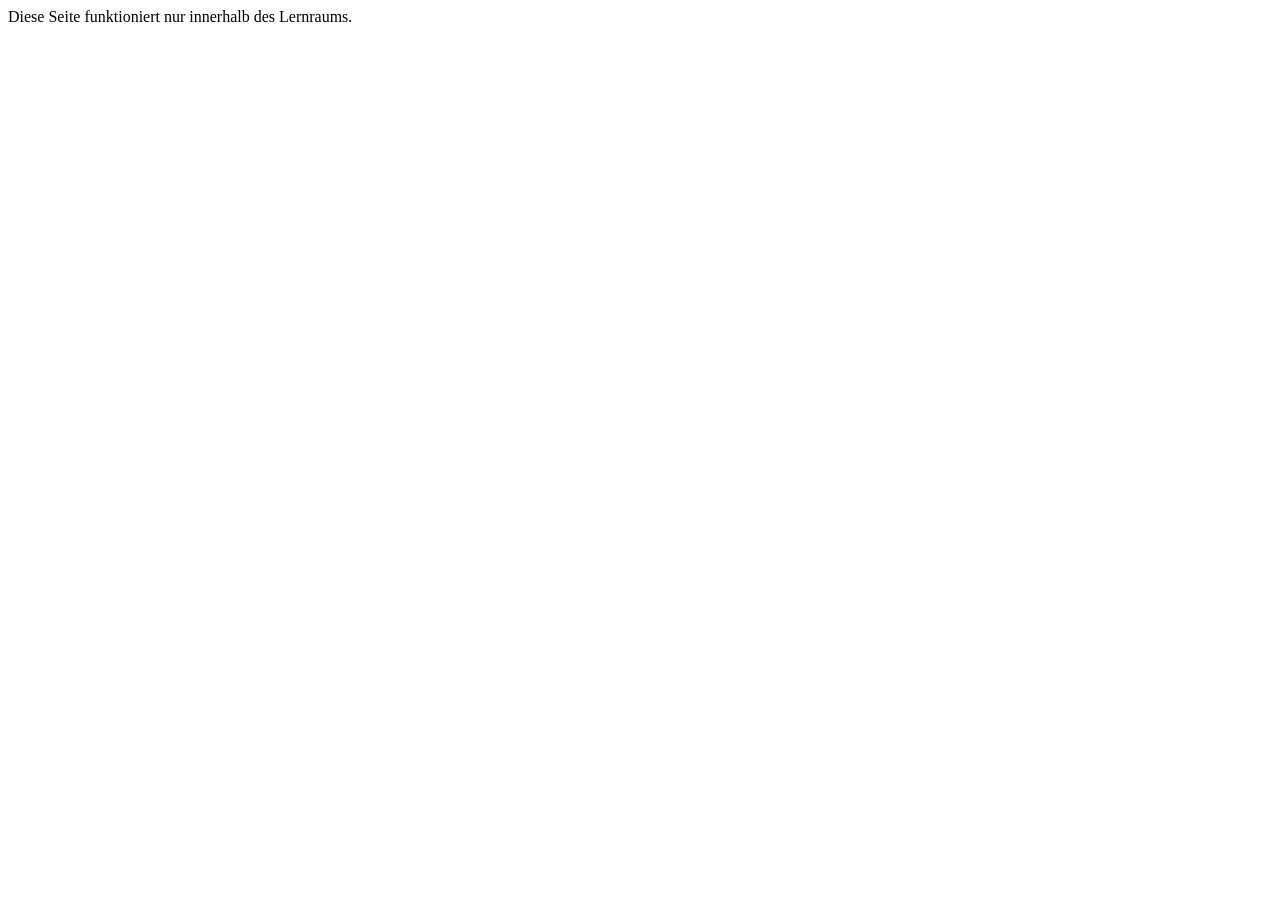
<file: neu/py-sandbox.html>
<!DOCTYPE html>
<html lang="de">
<head>
  <meta charset="UTF-8">
  <!--
    Python-Sandbox (Bauschritt S8, Portalplan 4.3).
    Wird vom Lernraum als <iframe sandbox="allow-scripts"> geladen: eigene, leere Herkunft ("null"),
    also KEIN Zugriff auf Profile, Fortschritt oder Sync-Schlüssel des Lernraums.
    Pyodide (Python als WebAssembly) kommt in fester Version von jsDelivr und läuft in einem Worker,
    damit eine Endlosschleife nach dem Zeitlimit abgebrochen werden kann.
  -->
  <meta http-equiv="Content-Security-Policy" content="default-src 'none'; script-src 'unsafe-inline' https://cdn.jsdelivr.net 'wasm-unsafe-eval'; worker-src blob:; connect-src https://cdn.jsdelivr.net; style-src 'unsafe-inline'">
  <meta name="referrer" content="no-referrer">
  <title>Python-Sandbox</title>
</head>
<body>
<script>
(function () {
  'use strict';
  // Schutz: Nur in einem Sandbox-Rahmen ohne eigene Herkunft arbeiten. Ruft jemand diese Datei direkt
  // oder ohne Sandbox in einem Rahmen auf, hätte Python sonst die Herkunft des Lernraums.
  if (self.origin !== 'null' || window.parent === window) { document.body.textContent = 'Diese Seite funktioniert nur innerhalb des Lernraums.'; return; }

  var BASE = 'https://cdn.jsdelivr.net/pyodide/v0.26.4/full/';
  var LOAD_MS = 120000;

  // Die eigentliche Python-Maschine. Läuft im Worker (normal) oder direkt hier (Ausweichweg, falls ein Gerät keine Worker erlaubt).
  function engine(post, loadScript) {
    var py = null;
    var CLEAN = function (msg) { // interne Pyodide-Zeilen aus dem Traceback entfernen
      var L = String(msg || '').split('\n'), out = [], skip = false;
      for (var i = 0; i < L.length; i++) {
        var l = L[i];
        if (/^\s+File "\/lib\//.test(l)) { skip = true; continue; }
        if (/^\s+File "/.test(l)) skip = false;
        if (skip && /^\s{4,}/.test(l)) continue;
        skip = false; out.push(l);
      }
      return out.join('\n').replace(/File "<exec>"/g, 'File "dein Code"').trim();
    };
    var HARNESS = [
      'import json as __j',
      '__res = []',
      'for __t in __j.loads(__lr_json):',
      '    try:',
      '        __v = eval(__t["call"])',
      '        __res.append({"call": __t["call"], "got": repr(__v), "ok": bool(__v == __t["erwartet"])})',
      '    except Exception as __ex:',
      '        __res.append({"call": __t["call"], "got": type(__ex).__name__ + ": " + str(__ex), "ok": False, "err": True})',
      '__j.dumps(__res)'
    ].join('\n');
    return function (m) {
      if (m.type === 'load') {
        Promise.resolve().then(function () { return loadScript(m.base + 'pyodide.js'); })
          .then(function () { return self.loadPyodide({ indexURL: m.base }); })
          .then(function (p) { py = p; post({ type: 'ready', version: p.version }); })
          .catch(function (e) { post({ type: 'loaderr', text: String((e && e.message) || e) }); });
        return;
      }
      if (m.type !== 'run' || !py) return;
      var sent = 0, MAX = 20000, cut = false;
      var emit = function (kind) {
        return function (s) {
          if (cut) return;
          sent += s.length + 1;
          if (sent > MAX) { cut = true; post({ type: 'err', id: m.id, text: '… Ausgabe nach 20 000 Zeichen gekürzt\n' }); return; }
          post({ type: kind, id: m.id, text: s + '\n' });
        };
      };
      py.setStdout({ batched: emit('out') });
      py.setStderr({ batched: emit('err') });
      var lines = String(m.stdin || '').split('\n'), li = 0;
      if (lines.length && lines[lines.length - 1] === '') lines.pop();
      py.setStdin({ stdin: function () { return li < lines.length ? lines[li++] : null; } });
      var ns = py.globals.get('dict')();
      var t0 = Date.now(), error = null, tests = null;
      py.runPythonAsync(String(m.code || ''), { globals: ns })
        .then(function () {
          if (!m.tests || !m.tests.length) return null;
          ns.set('__lr_json', JSON.stringify(m.tests));
          return py.runPythonAsync(HARNESS, { globals: ns }).then(function (r) { tests = JSON.parse(r); });
        })
        .catch(function (e) {
          var t = CLEAN(e && e.message ? e.message : e);
          error = /EOFError/.test(t) ? t + '\n(input() wollte mehr Eingaben, als im Feld „Eingaben“ stehen.)' : t;
        })
        .then(function () {
          try { ns.destroy(); } catch (e) { /* egal */ }
          post({ type: 'done', id: m.id, error: error, tests: tests, ms: Date.now() - t0 });
        });
    };
  }

  // --- Worker anlegen (Code als Blob, damit er aus diesem Rahmen kommt)
  var WSRC = 'var engine = ' + engine.toString() + ';\n' +
    'var h = engine(function (m) { postMessage(m); }, function (u) { importScripts(u); });\n' +
    'onmessage = function (e) { h(e.data); };';
  var worker = null, inline = null, state = 'idle', current = null, timer = null, loadTimer = null;
  function toParent(m) { parent.postMessage(m, '*'); }
  function onEngine(m) {
    if (m.type === 'ready') { clearTimeout(loadTimer); state = 'ready'; toParent({ type: 'ready', version: m.version, mode: worker ? 'worker' : 'inline' }); return; }
    if (m.type === 'loaderr') { clearTimeout(loadTimer); state = 'idle'; kill(); toParent(m); return; }
    if (m.type === 'done') { clearTimeout(timer); current = null; }
    toParent(m);
  }
  function kill() { if (worker) { worker.terminate(); worker = null; } inline = null; }
  function start() {
    if (state !== 'idle') return;
    state = 'loading';
    toParent({ type: 'status', text: 'loading' });
    try {
      var url = URL.createObjectURL(new Blob([WSRC], { type: 'text/javascript' }));
      worker = new Worker(url);
      worker.onmessage = function (e) { onEngine(e.data); };
      worker.onerror = function (e) { e.preventDefault(); if (state === 'loading') onEngine({ type: 'loaderr', text: String(e.message || 'Worker-Fehler') }); };
      worker.postMessage({ type: 'load', base: BASE }); // der Worker kennt BASE nicht (eigener Geltungsbereich)
    } catch (err) {
      // Ausweichweg ohne Worker: läuft, kann eine Endlosschleife aber nicht abbrechen
      worker = null;
      inline = engine(function (m) { setTimeout(function () { onEngine(m); }, 0); }, function (u) {
        return new Promise(function (res, rej) { var s = document.createElement('script'); s.src = u; s.onload = res; s.onerror = function () { rej(new Error('Laden fehlgeschlagen')); }; document.head.appendChild(s); });
      });
      inline({ type: 'load', base: BASE });
    }
    loadTimer = setTimeout(function () { if (state === 'loading') { state = 'idle'; kill(); toParent({ type: 'loaderr', text: 'Zeitüberschreitung beim Laden' }); } }, LOAD_MS);
  }

  addEventListener('message', function (e) {
    if (e.source !== window.parent) return;
    var m = e.data || {};
    if (m.type === 'start') { if (state === 'ready') toParent({ type: 'ready', mode: worker ? 'worker' : 'inline' }); else start(); return; }
    if (m.type === 'run') {
      if (state !== 'ready') { toParent({ type: 'done', id: m.id, error: 'Python ist noch nicht bereit.' }); return; }
      current = m.id;
      if (worker) worker.postMessage(m); else inline(m);
      var lim = Math.max(1000, Math.min(30000, +m.timeout || 8000));
      clearTimeout(timer);
      timer = setTimeout(function () {
        if (current !== m.id) return;
        current = null;
        if (worker) { kill(); state = 'idle'; } // Worker samt Endlosschleife beenden, beim nächsten Mal neu starten (kommt aus dem Cache)
        toParent({ type: 'done', id: m.id, timeout: true, error: 'Abgebrochen: Dein Programm lief länger als ' + Math.round(lim / 1000) + ' Sekunden. Steckt es in einer Endlosschleife?' });
      }, lim);
    }
  });
  toParent({ type: 'hello' });
})();
</script>
</body>
</html>
</file>
<file: katex-fonts.css>
/* KaTeX-Schriften von jsDelivr (lokaler fonts/-Ordner fehlt). Nur woff2. Offline: Ersatzschrift wie bisher. */
@font-face{font-family:KaTeX_AMS;font-style:normal;font-weight:400;font-display:swap;src:url(https://cdn.jsdelivr.net/npm/katex@0.16.8/dist/fonts/KaTeX_AMS-Regular.woff2) format("woff2")}
@font-face{font-family:KaTeX_Caligraphic;font-style:normal;font-weight:700;font-display:swap;src:url(https://cdn.jsdelivr.net/npm/katex@0.16.8/dist/fonts/KaTeX_Caligraphic-Bold.woff2) format("woff2")}
@font-face{font-family:KaTeX_Caligraphic;font-style:normal;font-weight:400;font-display:swap;src:url(https://cdn.jsdelivr.net/npm/katex@0.16.8/dist/fonts/KaTeX_Caligraphic-Regular.woff2) format("woff2")}
@font-face{font-family:KaTeX_Fraktur;font-style:normal;font-weight:700;font-display:swap;src:url(https://cdn.jsdelivr.net/npm/katex@0.16.8/dist/fonts/KaTeX_Fraktur-Bold.woff2) format("woff2")}
@font-face{font-family:KaTeX_Fraktur;font-style:normal;font-weight:400;font-display:swap;src:url(https://cdn.jsdelivr.net/npm/katex@0.16.8/dist/fonts/KaTeX_Fraktur-Regular.woff2) format("woff2")}
@font-face{font-family:KaTeX_Main;font-style:normal;font-weight:700;font-display:swap;src:url(https://cdn.jsdelivr.net/npm/katex@0.16.8/dist/fonts/KaTeX_Main-Bold.woff2) format("woff2")}
@font-face{font-family:KaTeX_Main;font-style:italic;font-weight:700;font-display:swap;src:url(https://cdn.jsdelivr.net/npm/katex@0.16.8/dist/fonts/KaTeX_Main-BoldItalic.woff2) format("woff2")}
@font-face{font-family:KaTeX_Main;font-style:italic;font-weight:400;font-display:swap;src:url(https://cdn.jsdelivr.net/npm/katex@0.16.8/dist/fonts/KaTeX_Main-Italic.woff2) format("woff2")}
@font-face{font-family:KaTeX_Main;font-style:normal;font-weight:400;font-display:swap;src:url(https://cdn.jsdelivr.net/npm/katex@0.16.8/dist/fonts/KaTeX_Main-Regular.woff2) format("woff2")}
@font-face{font-family:KaTeX_Math;font-style:italic;font-weight:700;font-display:swap;src:url(https://cdn.jsdelivr.net/npm/katex@0.16.8/dist/fonts/KaTeX_Math-BoldItalic.woff2) format("woff2")}
@font-face{font-family:KaTeX_Math;font-style:italic;font-weight:400;font-display:swap;src:url(https://cdn.jsdelivr.net/npm/katex@0.16.8/dist/fonts/KaTeX_Math-Italic.woff2) format("woff2")}
@font-face{font-family:"KaTeX_SansSerif";font-style:normal;font-weight:700;font-display:swap;src:url(https://cdn.jsdelivr.net/npm/katex@0.16.8/dist/fonts/KaTeX_SansSerif-Bold.woff2) format("woff2")}
@font-face{font-family:"KaTeX_SansSerif";font-style:italic;font-weight:400;font-display:swap;src:url(https://cdn.jsdelivr.net/npm/katex@0.16.8/dist/fonts/KaTeX_SansSerif-Italic.woff2) format("woff2")}
@font-face{font-family:"KaTeX_SansSerif";font-style:normal;font-weight:400;font-display:swap;src:url(https://cdn.jsdelivr.net/npm/katex@0.16.8/dist/fonts/KaTeX_SansSerif-Regular.woff2) format("woff2")}
@font-face{font-family:KaTeX_Script;font-style:normal;font-weight:400;font-display:swap;src:url(https://cdn.jsdelivr.net/npm/katex@0.16.8/dist/fonts/KaTeX_Script-Regular.woff2) format("woff2")}
@font-face{font-family:KaTeX_Size1;font-style:normal;font-weight:400;font-display:swap;src:url(https://cdn.jsdelivr.net/npm/katex@0.16.8/dist/fonts/KaTeX_Size1-Regular.woff2) format("woff2")}
@font-face{font-family:KaTeX_Size2;font-style:normal;font-weight:400;font-display:swap;src:url(https://cdn.jsdelivr.net/npm/katex@0.16.8/dist/fonts/KaTeX_Size2-Regular.woff2) format("woff2")}
@font-face{font-family:KaTeX_Size3;font-style:normal;font-weight:400;font-display:swap;src:url(https://cdn.jsdelivr.net/npm/katex@0.16.8/dist/fonts/KaTeX_Size3-Regular.woff2) format("woff2")}
@font-face{font-family:KaTeX_Size4;font-style:normal;font-weight:400;font-display:swap;src:url(https://cdn.jsdelivr.net/npm/katex@0.16.8/dist/fonts/KaTeX_Size4-Regular.woff2) format("woff2")}
@font-face{font-family:KaTeX_Typewriter;font-style:normal;font-weight:400;font-display:swap;src:url(https://cdn.jsdelivr.net/npm/katex@0.16.8/dist/fonts/KaTeX_Typewriter-Regular.woff2) format("woff2")}
</file>
<file: neu/ds.css>
/* ==========================================================================
   LERNRAUM – Designsystem (Prototyp)
   Prinzipien:  1) Eine Sache pro Bildschirm.  2) Text ohne Kästen, Struktur durch
   Typografie.  3) Farbe nur mit Bedeutung (Fach, Status).  4) Bewegung erklärt,
   statt zu schmücken.  5) Mobil zuerst: Daumenzone unten, Ziele >= 48 px.
   ========================================================================== */

/* ---------- Tokens ---------- */
:root {
  --font-ui: "Inter", system-ui, -apple-system, "Segoe UI", Roboto, sans-serif;
  --font-display: "Bricolage Grotesque", "Inter", system-ui, sans-serif;
  --font-mono: "JetBrains Mono", ui-monospace, "SF Mono", Consolas, monospace;

  --r-s: 10px; --r-m: 16px; --r-l: 24px; --r-pill: 999px;
  --ease: cubic-bezier(0.2, 0.8, 0.2, 1);
  --spring: cubic-bezier(0.34, 1.45, 0.64, 1);

  --sidebar-w: 248px;
  --appbar-h: 58px;
  --tabbar-h: 66px;
  --sat: env(safe-area-inset-top, 0px);
  --sab: env(safe-area-inset-bottom, 0px);

  --ok: #2fd59a; --warn: #ffc53d; --bad: #ff6b6b; --info: #6ea8ff;
}

:root, [data-theme="dark"] {
  color-scheme: dark;
  --bg: #090b10;
  --surface: #11141b;
  --raised: #181c25;
  --sunken: #0d1016;
  --line: rgba(255, 255, 255, 0.08);
  --line-2: rgba(255, 255, 255, 0.15);
  --text: #eef1f7;
  --text-2: #aab2c4;
  --text-3: #727b8e;
  --accent: #d6f65b;
  --accent-ink: #d6f65b;
  --on-accent: #10140a;
  --shadow: 0 1px 0 rgba(255, 255, 255, 0.04) inset, 0 18px 40px -22px rgba(0, 0, 0, 0.8);
  --glow-1: rgba(214, 246, 91, 0.08);
  --glow-2: rgba(110, 168, 255, 0.08);
}
[data-theme="light"] {
  color-scheme: light;
  --bg: #f5f6fa;
  --surface: #ffffff;
  --raised: #f9fafd;
  --sunken: #eceef5;
  --line: rgba(20, 26, 50, 0.08);
  --line-2: rgba(20, 26, 50, 0.16);
  --text: #0f1424;
  --text-2: #454c61;
  --text-3: #7a8196;
  --accent: #141a2e;
  --accent-ink: #3b4fd8;
  --on-accent: #ffffff;
  --shadow: 0 1px 2px rgba(20, 26, 50, 0.06), 0 14px 32px -20px rgba(20, 26, 50, 0.28);
  --glow-1: rgba(99, 102, 241, 0.10);
  --glow-2: rgba(56, 189, 248, 0.13);
  --ok: #0f9d6b; --warn: #b87a00; --bad: #d63a3a; --info: #2f6fe0;
}

/* ---------- Grundlagen ---------- */
*, *::before, *::after { box-sizing: border-box; }
html { -webkit-text-size-adjust: 100%; scroll-behavior: smooth; }
body {
  margin: 0; min-height: 100dvh;
  background: var(--bg); color: var(--text);
  font: 400 16px/1.55 var(--font-ui);
  -webkit-font-smoothing: antialiased; text-rendering: optimizeLegibility;
  -webkit-tap-highlight-color: transparent;
  overscroll-behavior-y: none;
}
button { font: inherit; color: inherit; background: none; border: 0; padding: 0; cursor: pointer; }
a { color: inherit; text-decoration: none; }
h1, h2, h3, h4, p { margin: 0; }
svg.i { width: 1.25em; height: 1.25em; flex: none; fill: none; stroke: currentColor; stroke-width: 2; stroke-linecap: round; stroke-linejoin: round; }
:focus-visible { outline: 2px solid var(--accent-ink); outline-offset: 2px; border-radius: 8px; }
.sr { position: absolute; width: 1px; height: 1px; overflow: hidden; clip: rect(0 0 0 0); }

/* Ruhiger Hintergrund-Schimmer (sehr leise, nur Atmosphäre) */
body::before {
  content: ""; position: fixed; inset: -20%; z-index: -1; pointer-events: none;
  background:
    radial-gradient(40% 35% at 15% 10%, var(--glow-1), transparent 70%),
    radial-gradient(38% 34% at 90% 0%, var(--glow-2), transparent 70%);
  animation: drift 28s ease-in-out infinite alternate;
}
@keyframes drift { to { transform: translate3d(3%, 4%, 0) scale(1.08); } }

/* ---------- Shell ---------- */
.shell { display: grid; grid-template-columns: var(--sidebar-w) minmax(0, 1fr); min-height: 100dvh; }

.sidebar {
  position: sticky; top: 0; height: 100dvh; padding: 22px 14px 18px;
  display: flex; flex-direction: column; gap: 22px;
  border-right: 1px solid var(--line); background: color-mix(in oklab, var(--bg) 88%, transparent);
  backdrop-filter: blur(14px);
}
.brand { display: flex; align-items: center; gap: 12px; padding: 4px 10px; font-family: var(--font-display); font-weight: 700; font-size: 19px; letter-spacing: -0.02em; }
.brand-mark { width: 34px; height: 34px; border-radius: 11px; background: var(--accent); color: var(--on-accent); display: grid; place-items: center; font-weight: 800; font-size: 17px; }
.nav { display: flex; flex-direction: column; gap: 4px; position: relative; }
.nav-item {
  position: relative; z-index: 1; display: flex; align-items: center; gap: 14px; height: 48px; padding: 0 14px;
  border-radius: 14px; color: var(--text-2); font-weight: 600; font-size: 15px; transition: color .2s, background .2s;
}
.nav-item:hover { color: var(--text); background: color-mix(in oklab, var(--text) 5%, transparent); }
.nav-item[aria-current="page"] { color: var(--text); }
.nav-pill { position: absolute; left: 0; right: 0; height: 48px; border-radius: 14px; background: var(--raised); box-shadow: 0 0 0 1px var(--line-2) inset; transform: translateY(var(--y, 0)); transition: transform .45s var(--spring); z-index: 0; }
.nav-pill::before { content: ""; position: absolute; left: 0; top: 13px; bottom: 13px; width: 3px; border-radius: 3px; background: var(--accent); }
.sidebar-foot { margin-top: auto; display: flex; flex-direction: column; gap: 10px; padding: 0 6px; }

.theme-btn { display: flex; align-items: center; gap: 12px; height: 44px; padding: 0 12px; border-radius: 12px; color: var(--text-2); font-size: 14px; font-weight: 600; }
.theme-btn:hover { background: color-mix(in oklab, var(--text) 6%, transparent); color: var(--text); }

.stage { min-width: 0; display: flex; flex-direction: column; }
.appbar {
  position: sticky; top: 0; z-index: 30; height: calc(var(--appbar-h) + var(--sat)); padding: var(--sat) 20px 0;
  display: flex; align-items: center; gap: 10px;
  background: color-mix(in oklab, var(--bg) 82%, transparent); backdrop-filter: blur(16px) saturate(140%);
  border-bottom: 1px solid transparent; transition: border-color .25s;
}
.appbar.scrolled { border-bottom-color: var(--line); }
.appbar h1 { font: 600 16px/1.2 var(--font-ui); flex: 1; min-width: 0; overflow: hidden; text-overflow: ellipsis; white-space: nowrap; }
.icon-btn { width: 44px; height: 44px; border-radius: 14px; display: grid; place-items: center; color: var(--text-2); transition: background .2s, color .2s, transform .15s var(--spring); }
.icon-btn:hover { background: color-mix(in oklab, var(--text) 7%, transparent); color: var(--text); }
.icon-btn:active { transform: scale(0.9); }
.icon-btn[hidden] { display: none; }

.view { width: 100%; max-width: 1080px; margin: 0 auto; padding: 8px 24px calc(48px + var(--sab)); }

.tabbar { display: none; }

/* iPad hoch / kleine Laptops: schmale Schiene mit Icons */
@media (max-width: 1099px) {
  .shell { grid-template-columns: 76px minmax(0, 1fr); }
  .sidebar { padding: 18px 10px; align-items: center; }
  .brand span:last-child, .nav-item span, .theme-btn span { display: none; }
  .brand { padding: 0; }
  .nav-item { width: 56px; justify-content: center; padding: 0; }
  .nav-pill { left: 0; right: 0; }
  .theme-btn { width: 56px; justify-content: center; padding: 0; }
}

/* Handy: Tab-Leiste unten (Daumenzone), keine Seitenleiste */
@media (max-width: 719px) {
  .shell { grid-template-columns: minmax(0, 1fr); }
  .sidebar { display: none; }
  .appbar { padding-left: 8px; padding-right: 8px; }
  .view { padding: 6px 16px calc(var(--tabbar-h) + 40px + var(--sab)); }
  .tabbar {
    display: grid; grid-template-columns: repeat(4, 1fr); position: fixed; left: 10px; right: 10px; bottom: calc(10px + var(--sab)); z-index: 40;
    height: var(--tabbar-h); padding: 6px; border-radius: 24px;
    background: color-mix(in oklab, var(--surface) 86%, transparent); backdrop-filter: blur(22px) saturate(150%);
    border: 1px solid var(--line-2); box-shadow: 0 20px 40px -16px rgba(0, 0, 0, 0.6);
    transition: transform .4s var(--ease), opacity .3s;
  }
  .tab { position: relative; z-index: 1; display: flex; flex-direction: column; align-items: center; justify-content: center; gap: 3px; border-radius: 18px; color: var(--text-3); font-size: 11.5px; font-weight: 650; transition: color .2s; }
  .tab svg.i { width: 23px; height: 23px; transition: transform .35s var(--spring); }
  .tab[aria-current="page"] { color: var(--text); }
  .tab[aria-current="page"] svg.i { transform: translateY(-1px) scale(1.08); }
  .tab-pill { position: absolute; top: 6px; bottom: 6px; left: 6px; width: calc((100% - 12px) / 4); border-radius: 18px; background: var(--raised); box-shadow: 0 0 0 1px var(--line-2) inset; transform: translateX(var(--x, 0)); transition: transform .45s var(--spring); }
  body.focus .tabbar { transform: translateY(140%); opacity: 0; pointer-events: none; }
}

/* ---------- Typografie ---------- */
.kicker { font: 650 12px/1 var(--font-ui); letter-spacing: 0.09em; text-transform: uppercase; color: var(--text-3); }
.h-display { font: 700 clamp(30px, 5.4vw, 46px)/1.04 var(--font-display); letter-spacing: -0.035em; }
.h-1 { font: 700 clamp(26px, 4.4vw, 34px)/1.1 var(--font-display); letter-spacing: -0.03em; }
.h-2 { font: 650 20px/1.25 var(--font-display); letter-spacing: -0.02em; }
.muted { color: var(--text-2); }
.dim { color: var(--text-3); }
.num { font-family: var(--font-display); font-variant-numeric: tabular-nums; letter-spacing: -0.04em; }
.page-head { padding: 14px 0 22px; display: flex; flex-direction: column; gap: 10px; }
.section { margin-top: 34px; }
.section-head { display: flex; align-items: baseline; justify-content: space-between; gap: 12px; margin-bottom: 12px; }

/* ---------- Karten & Listen ---------- */
.card { background: var(--surface); border: 1px solid var(--line); border-radius: var(--r-l); box-shadow: var(--shadow); }
.list { display: flex; flex-direction: column; border: 1px solid var(--line); border-radius: var(--r-l); background: var(--surface); overflow: hidden; }
.row {
  position: relative; display: flex; align-items: center; gap: 14px; min-height: 64px; padding: 12px 16px;
  text-align: left; width: 100%; transition: background .2s, transform .15s var(--ease);
}
.row + .row { border-top: 1px solid var(--line); }
a.row:hover, button.row:hover { background: color-mix(in oklab, var(--text) 4%, transparent); }
a.row:active, button.row:active { background: color-mix(in oklab, var(--text) 8%, transparent); }
.row-main { flex: 1; min-width: 0; display: flex; flex-direction: column; gap: 2px; }
.row-title { font-weight: 600; font-size: 16px; line-height: 1.3; }
.row-sub { font-size: 13.5px; color: var(--text-2); line-height: 1.4; }
.row-end { display: flex; align-items: center; gap: 8px; color: var(--text-3); font-size: 13px; font-weight: 600; flex: none; }
.row .chev { width: 1.1em; height: 1.1em; opacity: 0.7; transition: transform .25s var(--ease); }
a.row:hover .chev, button.row:hover .chev { transform: translateX(3px); opacity: 1; }

.dot { width: 10px; height: 10px; border-radius: 50%; background: var(--subj, var(--accent)); flex: none; }
.bar-subj { position: absolute; left: 0; top: 14px; bottom: 14px; width: 4px; border-radius: 0 4px 4px 0; background: var(--subj, var(--accent)); }

.chip { display: inline-flex; align-items: center; gap: 6px; height: 28px; padding: 0 11px; border-radius: var(--r-pill); font-size: 12.5px; font-weight: 650; background: color-mix(in oklab, var(--text) 7%, transparent); color: var(--text-2); white-space: nowrap; }
.chip.ok { background: color-mix(in oklab, var(--ok) 16%, transparent); color: var(--ok); }
.chip.warn { background: color-mix(in oklab, var(--warn) 17%, transparent); color: var(--warn); }
.chip.bad { background: color-mix(in oklab, var(--bad) 16%, transparent); color: var(--bad); }
.chip.subj { background: color-mix(in oklab, var(--subj) 18%, transparent); color: var(--text); }
.chip svg.i { width: 14px; height: 14px; }

.btn {
  display: inline-flex; align-items: center; justify-content: center; gap: 10px; height: 52px; padding: 0 24px; border-radius: 16px;
  font-weight: 700; font-size: 16px; letter-spacing: -0.005em; transition: transform .2s var(--spring), box-shadow .25s, background .2s, opacity .2s;
  background: var(--raised); color: var(--text); box-shadow: 0 0 0 1px var(--line-2) inset;
}
.btn:hover { background: color-mix(in oklab, var(--raised) 85%, var(--text)); }
.btn:active { transform: scale(0.97); }
.btn.primary { background: var(--accent); color: var(--on-accent); box-shadow: 0 10px 26px -10px color-mix(in oklab, var(--accent) 70%, transparent); }
.btn.primary:hover { background: color-mix(in oklab, var(--accent) 90%, #fff); transform: translateY(-1px); }
.btn.primary:active { transform: scale(0.97); }
.btn.block { width: 100%; }
.btn.small { height: 40px; padding: 0 16px; font-size: 14.5px; border-radius: 12px; }
.btn[disabled] { opacity: 0.4; pointer-events: none; }
.btn svg.i { width: 1.15em; height: 1.15em; transition: transform .25s var(--ease); }
.btn:hover svg.i.go { transform: translateX(3px); }

/* Segmented Control mit gleitender Markierung */
.seg { position: relative; display: inline-grid; grid-auto-flow: column; grid-auto-columns: 1fr; padding: 4px; border-radius: 16px; background: var(--sunken); box-shadow: 0 0 0 1px var(--line) inset; }
.seg button { position: relative; z-index: 1; height: 42px; padding: 0 18px; border-radius: 12px; font-weight: 650; font-size: 14.5px; color: var(--text-2); transition: color .2s; white-space: nowrap; }
.seg button[aria-selected="true"] { color: var(--text); }
.seg-pill { position: absolute; top: 4px; bottom: 4px; left: 4px; border-radius: 12px; background: var(--raised); box-shadow: 0 0 0 1px var(--line-2) inset, 0 6px 16px -8px rgba(0, 0, 0, 0.5); width: var(--w, 0); transform: translateX(var(--x, 0)); transition: transform .45s var(--spring), width .3s var(--ease); }
.seg.full { display: grid; width: 100%; }
.sticky-seg { position: sticky; top: calc(var(--appbar-h) + var(--sat)); z-index: 20; padding: 8px 0 12px; background: linear-gradient(var(--bg) 70%, transparent); }

/* ---------- Fortschritt ---------- */
.ring { --size: 120px; --p: 0; position: relative; width: var(--size); height: var(--size); flex: none; }
.ring svg { width: 100%; height: 100%; transform: rotate(-90deg); }
.ring circle { fill: none; stroke-width: 9; stroke-linecap: round; }
.ring .track { stroke: color-mix(in oklab, var(--text) 9%, transparent); }
.ring .fill { stroke: var(--ring-c, var(--accent)); stroke-dasharray: 100; stroke-dashoffset: 100; transition: stroke-dashoffset 1.3s var(--ease) .15s; }
.ring .fill.go { stroke-dashoffset: calc(100 - var(--p)); }
.ring .mid { position: absolute; inset: 0; display: grid; place-content: center; text-align: center; }
.bar { height: 8px; border-radius: 8px; background: color-mix(in oklab, var(--text) 9%, transparent); overflow: hidden; }
.bar > i { display: block; height: 100%; width: 100%; transform-origin: left; transform: scaleX(0); border-radius: 8px; background: var(--ring-c, var(--accent)); transition: transform 1s var(--ease) .2s; }
.bar.go > i { transform: scaleX(var(--p, 0)); }

/* ---------- Heute ---------- */
.hero {
  position: relative; overflow: hidden; display: grid; grid-template-columns: auto minmax(0, 1fr); gap: 26px; align-items: center; padding: 28px;
  border-radius: 28px; background: var(--surface); border: 1px solid var(--line); box-shadow: var(--shadow); isolation: isolate;
}
.hero::before {
  content: ""; position: absolute; inset: 0; z-index: -1; opacity: 0.9;
  background: radial-gradient(420px 260px at var(--mx, 12%) var(--my, 0%), color-mix(in oklab, var(--subj, var(--accent)) 24%, transparent), transparent 70%);
  transition: background .1s;
}
.hero .ring { --size: 148px; --ring-c: var(--subj); }
.hero .ring .mid .num { font-size: 52px; font-weight: 800; line-height: 1; }
.hero .ring .mid .kicker { margin-top: 6px; letter-spacing: 0.14em; }
.hero-body { display: flex; flex-direction: column; gap: 14px; align-items: flex-start; min-width: 0; }
.hero-meta { display: flex; flex-wrap: wrap; gap: 8px; }
@media (max-width: 560px) {
  .hero { grid-template-columns: 1fr; padding: 22px; gap: 18px; }
  .hero .ring { --size: 118px; }
  .hero .ring .mid .num { font-size: 42px; }
  .hero-body .btn { width: 100%; }
}
.cont { display: flex; align-items: center; gap: 16px; padding: 18px 20px; border-radius: 22px; background: var(--raised); box-shadow: 0 0 0 1px var(--line-2) inset; transition: transform .25s var(--ease), box-shadow .25s; text-align: left; width: 100%; }
.cont:hover { transform: translateY(-2px); box-shadow: 0 0 0 1px color-mix(in oklab, var(--subj) 60%, var(--line-2)) inset, 0 16px 30px -18px var(--subj); }
.cont-ico { width: 52px; height: 52px; border-radius: 16px; display: grid; place-items: center; background: color-mix(in oklab, var(--subj) 22%, transparent); color: var(--text); }
.cont-ico svg.i { width: 24px; height: 24px; }

.day { display: flex; gap: 10px; overflow-x: auto; padding: 2px 2px 8px; margin: 0 -16px; padding-inline: 16px; scroll-snap-type: x proximity; scrollbar-width: none; }
.day::-webkit-scrollbar { display: none; }
.slot { scroll-snap-align: start; flex: 0 0 auto; min-width: 128px; padding: 14px 16px; border-radius: 18px; background: var(--surface); border: 1px solid var(--line); box-shadow: var(--shadow); display: flex; flex-direction: column; gap: 4px; }
.slot .kicker::before { content: ""; display: inline-block; width: 8px; height: 8px; border-radius: 50%; background: var(--subj); margin-right: 8px; vertical-align: 0; }
.slot b { font-size: 16px; }
@media (min-width: 720px) { .day { margin: 0; padding-inline: 2px; flex-wrap: wrap; overflow: visible; } }

.grid { display: grid; gap: 14px; }
.grid.two { grid-template-columns: repeat(2, minmax(0, 1fr)); }
@media (min-width: 900px) { .grid.cols { grid-template-columns: repeat(3, minmax(0, 1fr)); } }
@media (min-width: 720px) and (max-width: 899px) { .grid.cols { grid-template-columns: repeat(2, minmax(0, 1fr)); } }

/* ---------- Fächer ---------- */
.tile {
  position: relative; display: flex; flex-direction: column; gap: 18px; padding: 20px; border-radius: 24px; min-height: 176px; text-align: left; overflow: hidden;
  background: var(--surface); border: 1px solid var(--line); transition: transform .3s var(--ease), box-shadow .3s, border-color .3s;
}
.tile::before { content: ""; position: absolute; inset: 0; background: radial-gradient(240px 160px at 0% 0%, color-mix(in oklab, var(--subj) 22%, transparent), transparent 70%); opacity: 0.8; transition: opacity .3s; }
.tile:hover { transform: translateY(-4px); border-color: color-mix(in oklab, var(--subj) 55%, var(--line)); box-shadow: 0 22px 40px -24px var(--subj); }
.tile:active { transform: scale(0.985); }
.tile > * { position: relative; }
.mono { width: 48px; height: 48px; border-radius: 15px; display: grid; place-items: center; background: var(--subj); color: #0b0d12; font: 800 17px/1 var(--font-display); letter-spacing: -0.02em; }
.tile-name { font: 650 19px/1.2 var(--font-display); letter-spacing: -0.02em; }
.tile-foot { margin-top: auto; display: flex; justify-content: space-between; align-items: center; gap: 8px; font-size: 13px; color: var(--text-2); }

/* ---------- Fach-Seite ---------- */
.fach-head { display: flex; gap: 18px; align-items: center; padding: 14px 0 20px; }
.fach-head .mono { width: 64px; height: 64px; border-radius: 20px; font-size: 24px; }

/* Lernpfad mit durchlaufender Linie */
.path { position: relative; display: flex; flex-direction: column; }
.path-group { margin: 26px 0 8px; display: flex; align-items: center; justify-content: space-between; gap: 12px; }
.unit { position: relative; display: grid; grid-template-columns: 44px minmax(0, 1fr) auto; gap: 14px; align-items: center; padding: 12px 8px 12px 0; text-align: left; width: 100%; border-radius: 18px; transition: background .2s; }
.unit:hover { background: color-mix(in oklab, var(--text) 4%, transparent); }
.unit::before { content: ""; position: absolute; left: 21px; top: -50%; bottom: 50%; width: 2px; background: var(--line-2); }
.unit::after { content: ""; position: absolute; left: 21px; top: 50%; bottom: -50%; width: 2px; background: var(--line-2); }
.unit.first::before, .unit.last::after { display: none; }
.unit.done::before, .unit.done::after { background: var(--subj); }
.unit.done + .unit::before { background: var(--subj); }
.node { position: relative; z-index: 1; width: 44px; height: 44px; border-radius: 50%; display: grid; place-items: center; font: 700 15px var(--font-display); background: var(--bg); box-shadow: 0 0 0 2px var(--line-2) inset; color: var(--text-2); transition: transform .3s var(--spring), background .3s; }
.unit:hover .node { transform: scale(1.08); }
.unit.done .node { background: var(--subj); color: #0b0d12; box-shadow: none; }
.unit.is-next .node { box-shadow: 0 0 0 2px var(--subj) inset; color: var(--text); animation: pulse 2.4s ease-in-out infinite; }
@keyframes pulse { 0%, 100% { box-shadow: 0 0 0 2px var(--subj) inset, 0 0 0 0 color-mix(in oklab, var(--subj) 50%, transparent); } 50% { box-shadow: 0 0 0 2px var(--subj) inset, 0 0 0 9px transparent; } }

/* ---------- Plan ---------- */
.exam { display: grid; grid-template-columns: 62px minmax(0, 1fr) auto; gap: 14px; align-items: center; padding: 14px 16px; position: relative; text-align: left; width: 100%; }
.exam + .exam { border-top: 1px solid var(--line); }
.date { display: flex; flex-direction: column; align-items: center; justify-content: center; height: 62px; border-radius: 16px; background: color-mix(in oklab, var(--subj) 16%, transparent); }
.date b { font: 800 24px/1 var(--font-display); letter-spacing: -0.03em; }
.date span { font-size: 11px; font-weight: 700; letter-spacing: 0.08em; text-transform: uppercase; color: var(--text-2); margin-top: 3px; }

.tt { display: grid; grid-template-columns: 36px repeat(5, minmax(0, 1fr)); gap: 6px; font-size: 13px; }
.tt-h { padding: 8px 4px; text-align: center; font-weight: 700; color: var(--text-3); font-size: 12px; letter-spacing: 0.06em; text-transform: uppercase; }
.tt-n { display: grid; place-items: center; color: var(--text-3); font: 700 14px var(--font-display); }
.tt-c { min-height: 54px; border-radius: 12px; padding: 7px 8px; background: var(--surface); border: 1px solid var(--line); position: relative; display: flex; flex-direction: column; gap: 2px; justify-content: center; }
.tt-c b::before { content: ""; display: inline-block; width: 8px; height: 8px; border-radius: 50%; background: var(--subj); margin-right: 7px; }
.tt-c.empty { background: transparent; border-style: dashed; opacity: .5; }
.tt-c b { font-size: 13.5px; }
.tt-c small { color: var(--text-3); font-size: 11.5px; }
.tt-c .wk { position: absolute; top: 5px; right: 6px; font-size: 10px; font-weight: 800; color: var(--text-3); }

/* ---------- Lesen (Prose) ---------- */
.prose { font-size: clamp(17px, 0.45vw + 15.6px, 19.5px); line-height: 1.78; max-width: 66ch; color: var(--text); }
.prose p + p, .prose p + ul, .prose ul + p, .prose p + ol { margin-top: 1.05em; }
.prose b, .prose strong { font-weight: 680; }
.prose i, .prose em { font-style: italic; color: var(--text); }
.prose ul, .prose ol { padding-left: 1.3em; margin: 0.6em 0; }
.prose li { margin: 0.35em 0; }
.prose .katex { font-size: 1.07em; }
.prose .katex-display { margin: 1.15em 0; padding: 0.3em 0; overflow-x: auto; overflow-y: hidden; }
.prose .mt-scroll { overflow-x: auto; margin: 1.1em 0; border-radius: 14px; box-shadow: 0 0 0 1px var(--line) inset; }
.prose table { border-collapse: collapse; width: 100%; font-size: 0.9em; line-height: 1.5; }
.prose th { text-align: left; font-size: 0.78em; letter-spacing: 0.06em; text-transform: uppercase; color: var(--text-3); font-weight: 700; padding: 12px 14px; background: var(--sunken); }
.prose td { padding: 11px 14px; border-top: 1px solid var(--line); vertical-align: top; }
/* Hinweise: kein Kasten, nur eine feine Linie + Etikett */
.prose .mt-call { position: relative; margin: 1.5em 0; padding: 0.1em 0 0.1em 1.15em; border-left: 3px solid var(--note, var(--accent-ink)); }
.prose .mt-call-h { font: 700 12px/1 var(--font-ui); letter-spacing: 0.1em; text-transform: uppercase; color: var(--note, var(--accent-ink)); margin-bottom: 0.7em; }
.prose .mt-call.warn { --note: var(--warn); } .prose .mt-call.ok { --note: var(--ok); } .prose .mt-call.ort { --note: var(--info); } .prose .mt-call.bild { --note: var(--info); }
.prose .mt-call p { margin: 0.4em 0; }
.prose .mt-grid2, .prose .mt-grid3 { display: grid; gap: 14px; grid-template-columns: repeat(auto-fit, minmax(260px, 1fr)); }
.prose .mt-card { padding: 16px 18px; border-radius: 18px; background: var(--surface); border: 1px solid var(--line); }
.prose .mt-card h3 { font: 650 16px var(--font-display); margin-bottom: 8px; color: var(--accent-ink); }
.prose .mt-card p { margin: 0.4em 0; font-size: 0.92em; line-height: 1.6; }
.prose .mt-disp { display: block; overflow-x: auto; }
.prose .mt-muted { color: var(--text-3); font-size: 0.9em; }

/* ---------- Lektion (Reader) ---------- */
.reader { display: grid; gap: 40px; grid-template-columns: minmax(0, 1fr); }
@media (min-width: 1000px) { .reader { grid-template-columns: 220px minmax(0, 1fr); } }
.outline { display: none; }
@media (min-width: 1000px) {
  .outline { display: flex; flex-direction: column; gap: 2px; position: sticky; top: calc(var(--appbar-h) + 24px); align-self: start; }
  .outline button { display: flex; align-items: center; gap: 12px; padding: 10px 12px; border-radius: 12px; color: var(--text-3); font-weight: 600; font-size: 14.5px; text-align: left; transition: background .2s, color .2s; }
  .outline button:hover { background: color-mix(in oklab, var(--text) 5%, transparent); color: var(--text); }
  .outline button[aria-current="step"] { color: var(--text); background: var(--raised); box-shadow: 0 0 0 1px var(--line-2) inset; }
  .outline .n { width: 24px; height: 24px; border-radius: 50%; display: grid; place-items: center; font-size: 12px; font-weight: 800; box-shadow: 0 0 0 1.5px var(--line-2) inset; flex: none; }
  .outline .seen .n { background: var(--subj); color: #0b0d12; box-shadow: none; }
}
.steps { display: flex; gap: 5px; padding: 4px 0 18px; }
.steps i { flex: 1; height: 5px; border-radius: 5px; background: color-mix(in oklab, var(--text) 10%, transparent); overflow: hidden; position: relative; }
.steps i::after { content: ""; position: absolute; inset: 0; background: var(--subj); transform: scaleX(0); transform-origin: left; transition: transform .5s var(--ease); }
.steps i.on::after { transform: scaleX(1); }
.page { animation: pageIn .5s var(--ease) both; }
.page.back { animation-name: pageInBack; }
@keyframes pageIn { from { opacity: 0; transform: translateX(34px); } }
@keyframes pageInBack { from { opacity: 0; transform: translateX(-34px); } }
.page-title { margin: 6px 0 22px; }
.page-title .kicker { display: block; margin-bottom: 12px; color: var(--accent-ink); }
.pager { position: sticky; bottom: 0; z-index: 25; margin-top: 36px; padding: 14px 0 calc(14px + var(--sab)); display: flex; gap: 10px; background: linear-gradient(transparent, var(--bg) 40%); }
.pager .btn.primary { flex: 1; }
.pager .back-btn { width: 52px; padding: 0; flex: none; }
.sub { font: 650 12.5px/1 var(--font-ui); letter-spacing: 0.09em; text-transform: uppercase; color: var(--text-3); margin: 34px 0 14px; display: block; }

/* Rezept: nummerierte Schritte zum Abhaken */
.recipe { list-style: none; padding: 0; margin: 0; counter-reset: r; display: flex; flex-direction: column; }
.recipe li { counter-increment: r; display: grid; grid-template-columns: 40px minmax(0, 1fr); gap: 14px; padding: 18px 0; border-top: 1px solid var(--line); cursor: pointer; transition: opacity .3s; }
.recipe li:first-child { border-top: 0; }
.recipe .tick { width: 36px; height: 36px; border-radius: 50%; display: grid; place-items: center; box-shadow: 0 0 0 2px var(--line-2) inset; font: 700 15px var(--font-display); color: var(--text-2); transition: background .25s, color .25s, transform .35s var(--spring); }
.recipe .tick::before { content: counter(r); }
.recipe li.done .tick { background: var(--subj); color: #0b0d12; box-shadow: none; transform: scale(1.08); }
.recipe li.done .tick::before { content: ""; width: 14px; height: 8px; border-left: 3px solid currentColor; border-bottom: 3px solid currentColor; transform: translateY(-2px) rotate(-45deg); }
.recipe li.done .prose { opacity: 0.55; }
.recipe .prose { font-size: 1em; }

/* Beispiel: Schritte aufdecken */
.q { padding: 20px 22px; border-radius: 20px; background: var(--raised); box-shadow: 0 0 0 1px var(--line-2) inset; }
.reveal { display: grid; grid-template-rows: 0fr; transition: grid-template-rows .55s var(--ease); }
.reveal > div { overflow: hidden; min-height: 0; }
.reveal.open { grid-template-rows: 1fr; }
.reveal .inner { opacity: 0; transform: translateY(8px); transition: opacity .5s .1s, transform .5s .1s var(--ease); }
.reveal.open .inner { opacity: 1; transform: none; }
.stepx { display: grid; grid-template-columns: 34px minmax(0, 1fr); gap: 14px; padding: 18px 0 4px; }
.stepx .n { width: 30px; height: 30px; border-radius: 50%; display: grid; place-items: center; font: 800 13px var(--font-display); background: var(--subj); color: #0b0d12; margin-top: 3px; }
.stepx h4 { font: 650 17px var(--font-display); margin-bottom: 4px; }
.stepx .prose { font-size: 1em; }
.reveal-btn { margin-top: 20px; }

/* Typische Fehler */
.fails { display: flex; flex-direction: column; gap: 0; }
.fail { display: grid; grid-template-columns: 28px minmax(0, 1fr); gap: 14px; padding: 16px 0; border-top: 1px solid var(--line); }
.fail:first-child { border-top: 0; }
.fail svg.i { color: var(--warn); width: 22px; height: 22px; margin-top: 4px; }
.fail .prose { font-size: 1em; }

/* Karteikarte (Selbsttest) */
.flash { perspective: 1200px; cursor: pointer; }
.flash-in { position: relative; min-height: 230px; transition: transform .7s var(--ease); transform-style: preserve-3d; }
.flash.flip .flash-in { transform: rotateY(180deg); }
.face { position: absolute; inset: 0; display: flex; flex-direction: column; justify-content: center; gap: 16px; padding: 28px; border-radius: 26px; backface-visibility: hidden; -webkit-backface-visibility: hidden; background: var(--surface); box-shadow: 0 0 0 1px var(--line-2) inset, var(--shadow); }
.face.back { transform: rotateY(180deg); background: color-mix(in oklab, var(--subj) 14%, var(--surface)); }
.face .prose { font-size: 1.05em; }
.flash-count { display: flex; justify-content: space-between; align-items: center; margin-bottom: 14px; }
.rate { display: grid; grid-template-columns: 1fr 1fr; gap: 10px; margin-top: 18px; }
.rate[hidden] { display: none; }

/* Interaktive Demo */
.demo { padding: 18px; border-radius: 22px; background: var(--surface); border: 1px solid var(--line); margin: 28px 0; }
.demo svg { width: 100%; height: auto; display: block; touch-action: none; }
.demo .read { display: flex; flex-wrap: wrap; gap: 8px 22px; margin-top: 12px; font-size: 15px; color: var(--text-2); }
.demo .read b { color: var(--text); font-family: var(--font-display); font-size: 20px; letter-spacing: -0.02em; }
.slider { width: 100%; height: 44px; margin: 10px 0 0; -webkit-appearance: none; appearance: none; background: transparent; touch-action: none; }
.slider::-webkit-slider-runnable-track { height: 8px; border-radius: 8px; background: color-mix(in oklab, var(--text) 12%, transparent); }
.slider::-moz-range-track { height: 8px; border-radius: 8px; background: color-mix(in oklab, var(--text) 12%, transparent); }
.slider::-webkit-slider-thumb { -webkit-appearance: none; width: 30px; height: 30px; margin-top: -11px; border-radius: 50%; background: var(--accent); border: 4px solid var(--bg); box-shadow: 0 0 0 1px var(--line-2), 0 6px 14px rgba(0, 0, 0, .4); }
.slider::-moz-range-thumb { width: 22px; height: 22px; border-radius: 50%; background: var(--accent); border: 4px solid var(--bg); }

/* Abschluss */
.done-wrap { text-align: center; padding: 30px 0 10px; display: flex; flex-direction: column; align-items: center; gap: 18px; }
.done-badge { width: 96px; height: 96px; border-radius: 50%; background: var(--subj); display: grid; place-items: center; color: #0b0d12; animation: pop .7s var(--spring) both; }
.done-badge svg { width: 46px; height: 46px; stroke-width: 3; stroke-dasharray: 40; stroke-dashoffset: 40; animation: draw .6s .35s var(--ease) forwards; }
@keyframes pop { from { transform: scale(0.3); opacity: 0; } }
@keyframes draw { to { stroke-dashoffset: 0; } }

/* ---------- Aufgaben ---------- */
.task-intro { margin-bottom: 8px; }
.fig { margin: 18px 0; border-radius: 20px; background: var(--surface); border: 1px solid var(--line); padding: 12px; max-width: 640px; }
.fig svg { width: 100%; height: auto; display: block; }
.part { padding: 24px 0; border-top: 1px solid var(--line); }
.part-head { display: flex; align-items: baseline; gap: 12px; margin-bottom: 12px; }
.part-head .lab { font: 800 20px var(--font-display); color: var(--accent-ink); }
.part-head .be { margin-left: auto; }
.tools { display: flex; flex-wrap: wrap; gap: 10px; margin-top: 16px; align-items: center; }
.field { display: inline-flex; align-items: center; gap: 10px; height: 52px; padding: 0 6px 0 16px; border-radius: 16px; background: var(--sunken); box-shadow: 0 0 0 1px var(--line-2) inset; transition: box-shadow .2s; }
.field:focus-within { box-shadow: 0 0 0 2px var(--accent-ink) inset; }
.field label { color: var(--text-3); font-weight: 700; font-size: 14px; }
.field input { width: 96px; height: 100%; border: 0; background: transparent; color: var(--text); font: 600 18px var(--font-display); outline: none; }
.field.ok { box-shadow: 0 0 0 2px var(--ok) inset; } .field.bad { box-shadow: 0 0 0 2px var(--bad) inset; animation: shake .4s; }
@keyframes shake { 20%, 60% { transform: translateX(-5px); } 40%, 80% { transform: translateX(5px); } }
textarea.work { width: 100%; min-height: 84px; resize: vertical; padding: 14px 16px; border-radius: 16px; border: 0; background: var(--sunken); color: var(--text); box-shadow: 0 0 0 1px var(--line-2) inset; font: 16px/1.5 var(--font-ui); outline: none; margin-top: 14px; }
textarea.work:focus { box-shadow: 0 0 0 2px var(--accent-ink) inset; }
.hint { margin-top: 14px; padding: 14px 16px; border-radius: 16px; background: color-mix(in oklab, var(--warn) 11%, transparent); display: grid; grid-template-columns: 24px minmax(0, 1fr); gap: 12px; animation: pageIn .4s var(--ease); }
.hint svg.i { color: var(--warn); margin-top: 3px; }
.hint .prose { font-size: 16px; line-height: 1.65; }
.score { display: flex; flex-wrap: wrap; align-items: center; gap: 8px; margin-top: 16px; }
.score button { min-width: 44px; height: 44px; border-radius: 14px; font-weight: 700; background: var(--sunken); box-shadow: 0 0 0 1px var(--line-2) inset; transition: transform .2s var(--spring), background .2s, color .2s; }
.score button:active { transform: scale(.9); }
.score button.on { background: var(--ok); color: #06150f; box-shadow: none; transform: scale(1.06); }

/* ---------- Zustände ---------- */
.rise > * { animation: rise .7s var(--ease) both; animation-delay: calc(var(--i, 0) * 55ms); }
@keyframes rise { from { opacity: 0; transform: translateY(18px); } }
.empty { padding: 28px; text-align: center; color: var(--text-2); }
.notice { display: flex; gap: 12px; align-items: flex-start; padding: 14px 16px; border-radius: 16px; background: color-mix(in oklab, var(--info) 10%, transparent); color: var(--text-2); font-size: 14.5px; line-height: 1.5; }
.notice svg.i { color: var(--info); margin-top: 2px; }

::view-transition-old(root), ::view-transition-new(root) { animation-duration: .35s; animation-timing-function: var(--ease); }

@media (prefers-reduced-motion: reduce) {
  *, *::before, *::after { animation-duration: .01ms !important; animation-iteration-count: 1 !important; transition-duration: .01ms !important; scroll-behavior: auto !important; }
  body::before { animation: none; }
}
@media print { .sidebar, .tabbar, .appbar, .pager { display: none !important; } body::before { display: none; } }

/* ---------- Plan: breit = Raster, schmal = Tagesliste ---------- */
.tt-day { display: none; }
@media (max-width: 719px) { .tt-wide { display: none; } .tt-day { display: block; } }
.still .rise > * { animation: none; }
.grid.cols > div, .grid.two > div { display: flex; }
.grid.cols > div > .tile { flex: 1; }

/* Seitenwechsel-Animation darf keine Querscrollleiste erzeugen */
html, body, .stage, .view { overflow-x: clip; }

/* ==========================================================================
   S1 (Portalplan 14): Startseite „Heute“, Ziel-Ring, Streak, Kalender, Profile
   ========================================================================== */
[hidden] { display: none !important; }

/* Nächster Schritt – die eine große Karte */
.next {
  position: relative; overflow: hidden; isolation: isolate; display: flex; flex-direction: column; gap: 12px; align-items: flex-start;
  padding: 26px 28px 28px; border-radius: 28px; background: var(--surface); border: 1px solid var(--line); box-shadow: var(--shadow);
  transition: transform .3s var(--ease), box-shadow .3s, border-color .3s;
}
.next::before { content: ""; position: absolute; inset: 0; z-index: -1; background: radial-gradient(520px 300px at 0% 0%, color-mix(in oklab, var(--subj) 26%, transparent), transparent 70%); }
a.next:hover { transform: translateY(-3px); border-color: color-mix(in oklab, var(--subj) 50%, var(--line)); box-shadow: 0 26px 46px -26px var(--subj); }
a.next:active { transform: scale(0.99); }
.next-top { display: flex; align-items: center; gap: 12px; width: 100%; }
.next-top .chip { margin-left: auto; }
.next-ico { width: 44px; height: 44px; border-radius: 14px; display: grid; place-items: center; flex: none; background: color-mix(in oklab, var(--subj) 24%, transparent); }
.next-ico svg.i { width: 22px; height: 22px; }
.next-title { max-width: 26ch; }
.next-sub { max-width: 58ch; font-size: 16px; line-height: 1.55; }
.next-btn { margin-top: 6px; min-width: 180px; }
a.next:hover .next-btn svg.i.go { transform: translateX(3px); }
@media (max-width: 560px) { .next { padding: 22px; } .next-btn { width: 100%; } .next-top .kicker { font-size: 11px; } }

/* Ziel-Ring + Streak nebeneinander (breit) bzw. untereinander (schmal) */
.daily { display: grid; gap: 14px; grid-template-columns: minmax(0, 1fr); }
@media (min-width: 820px) { .daily { grid-template-columns: minmax(0, 1fr) minmax(0, 1fr); } }
.goal { display: flex; align-items: center; gap: 20px; padding: 20px 22px; }
.goal-ring { --size: 116px; position: relative; width: var(--size); height: var(--size); flex: none; }
.goal-ring svg { width: 100%; height: 100%; transform: rotate(-90deg); }
.goal-ring circle { fill: none; stroke-width: 10; stroke-linecap: round; }
.goal-ring .g-track { stroke: color-mix(in oklab, var(--text) 9%, transparent); }
.goal-ring .g-on { stroke: var(--c); animation: segIn .9s var(--ease) both; animation-delay: calc(.2s + var(--d, 0s)); filter: drop-shadow(0 0 6px color-mix(in oklab, var(--c) 45%, transparent)); }
@keyframes segIn { from { opacity: 0; } }
.goal-ring .mid { position: absolute; inset: 0; display: grid; place-content: center; text-align: center; }
.goal-ring .mid .num { font-size: 34px; font-weight: 800; line-height: 1; }
.goal-ring .mid .kicker { margin-top: 4px; font-size: 10.5px; }
.goal-list { list-style: none; margin: 0; padding: 0; flex: 1; min-width: 0; display: flex; flex-direction: column; gap: 4px; }
.goal-list li { display: flex; align-items: center; gap: 12px; padding: 7px 0; }
.goal-list .row-title { font-size: 15px; }
.goal-list .row-sub { font-size: 13px; }
.g-dot { width: 26px; height: 26px; border-radius: 50%; flex: none; display: grid; place-items: center; box-shadow: 0 0 0 2px color-mix(in oklab, var(--c) 55%, transparent) inset; color: transparent; transition: background .3s, color .3s; }
.g-dot svg.i { width: 14px; height: 14px; stroke-width: 3; }
.goal-list li.done .g-dot { background: var(--c); color: #0b0d12; box-shadow: none; }
.g-n { font: 700 13px var(--font-display); color: var(--text-3); font-variant-numeric: tabular-nums; }
.goal-list li.done .g-n { color: var(--text); }
@media (max-width: 420px) { .goal { flex-direction: column; align-items: stretch; } .goal-ring { align-self: center; } }

.streakbox { padding: 20px 22px; display: flex; flex-direction: column; gap: 14px; }
.streak-top { display: flex; align-items: flex-start; justify-content: space-between; gap: 12px; }
.streak-n { display: flex; align-items: baseline; gap: 10px; margin-top: 8px; }
.streak-n .num { font-size: 46px; font-weight: 800; line-height: 1; }
.streak-n span { color: var(--text-2); font-weight: 600; }
.streak-foot { font-size: 12.5px; }

/* Trainings-Kalender (4 Wochen, Mo–So) */
.heat { display: grid; grid-template-columns: repeat(7, minmax(0, 1fr)); gap: 5px; }
.heat-h { font: 700 10.5px var(--font-ui); letter-spacing: .06em; text-transform: uppercase; color: var(--text-3); text-align: center; padding-bottom: 2px; }
.hc { height: 22px; border-radius: 7px; background: color-mix(in oklab, var(--text) 7%, transparent); transition: transform .2s var(--spring); }
.hc.l1 { background: color-mix(in oklab, var(--ok) 32%, transparent); }
.hc.l2 { background: color-mix(in oklab, var(--ok) 55%, transparent); }
.hc.l3 { background: color-mix(in oklab, var(--ok) 78%, transparent); }
.hc.l4 { background: var(--ok); }
.hc.fz { box-shadow: 0 0 0 1.5px color-mix(in oklab, var(--info) 70%, transparent) inset; background: repeating-linear-gradient(45deg, color-mix(in oklab, var(--info) 22%, transparent) 0 3px, transparent 3px 6px); }
.hc.td { box-shadow: 0 0 0 2px var(--text) inset; }
.hc.fu { opacity: .35; }
.hc:hover { transform: scale(1.12); }

/* Klausur in einer Zeile */
.exam-line { display: flex; align-items: center; gap: 14px; padding: 14px 18px; border-radius: 20px; background: var(--surface); border: 1px solid var(--line); transition: background .2s; }
a.exam-line:hover { background: var(--raised); }
.exam-line .chev { color: var(--text-3); }

/* „Das kannst du jetzt“ */
.can { text-align: left; padding: 16px 20px; border-radius: 18px; background: var(--surface); border: 1px solid var(--line); min-width: min(100%, 360px); }
.can ul { list-style: none; margin: 10px 0 0; padding: 0; display: flex; flex-direction: column; gap: 8px; }
.can li { display: flex; gap: 10px; align-items: center; font-weight: 600; }
.can li svg.i { color: var(--ok); }

/* Links & Avatare */
.link { color: var(--accent-ink); font-weight: 650; text-decoration: underline; text-underline-offset: 3px; text-decoration-thickness: 1.5px; }
.link.danger { color: var(--bad); font-size: 14px; margin-top: 8px; align-self: flex-start; }
.avatar { width: 30px; height: 30px; border-radius: 50%; display: grid; place-items: center; flex: none; background: var(--accent); color: var(--on-accent); font: 800 14px/1 var(--font-display); }
.prof-btn { gap: 12px; }
.prof-btn [data-pname] { overflow: hidden; text-overflow: ellipsis; white-space: nowrap; }
@media (max-width: 1099px) { .prof-btn [data-pname] { display: none; } .prof-btn { width: 56px; justify-content: center; padding: 0; } }
.prof-top { display: none; }
@media (max-width: 719px) { .prof-top { display: grid; } }
.ok-ic { color: var(--ok); }

/* Bottom-Sheet (Handy) / Dialog (breit) */
.sheet-wrap { position: fixed; inset: 0; z-index: 80; display: grid; align-items: end; justify-items: center; }
.sheet-bg { position: absolute; inset: 0; background: rgba(4, 6, 10, .55); backdrop-filter: blur(4px); opacity: 0; transition: opacity .25s; }
.sheet { position: relative; width: min(560px, 100%); max-height: 88dvh; overflow: auto; padding: 18px 20px calc(22px + var(--sab)); border-radius: 26px 26px 0 0; background: var(--surface); border: 1px solid var(--line-2); box-shadow: 0 -20px 60px -20px rgba(0, 0, 0, .6); transform: translateY(100%); transition: transform .32s var(--ease); display: flex; flex-direction: column; gap: 14px; }
.sheet-wrap.open .sheet-bg { opacity: 1; }
.sheet-wrap.open .sheet { transform: none; }
@media (min-width: 720px) { .sheet-wrap { align-items: center; } .sheet { border-radius: 26px; transform: translateY(24px) scale(.98); opacity: 0; transition: transform .3s var(--ease), opacity .25s; } .sheet-wrap.open .sheet { opacity: 1; } }
.sheet-head { display: flex; align-items: center; justify-content: space-between; gap: 10px; }
.sheet-actions { display: grid; grid-template-columns: 1fr 1fr; gap: 10px; }
@media (max-width: 420px) { .sheet-actions { grid-template-columns: 1fr; } }
.sheet-note { font-size: 13px; }

/* Profil-Formular */
.onboard { max-width: 640px; }
.pform { display: flex; flex-direction: column; gap: 12px; }
.lbl { font: 650 12.5px/1 var(--font-ui); letter-spacing: .08em; text-transform: uppercase; color: var(--text-3); margin-top: 6px; }
.input { height: 54px; padding: 0 18px; border-radius: 16px; border: 0; background: var(--sunken); color: var(--text); box-shadow: 0 0 0 1px var(--line-2) inset; font: 600 18px var(--font-ui); outline: none; width: 100%; }
.input:focus { box-shadow: 0 0 0 2px var(--accent-ink) inset; }
.picks { display: grid; grid-template-columns: repeat(auto-fill, minmax(150px, 1fr)); gap: 8px; }
.pick { display: flex; align-items: center; gap: 10px; min-height: 52px; padding: 8px 12px 8px 8px; border-radius: 16px; text-align: left; font-weight: 600; font-size: 14.5px; background: var(--sunken); box-shadow: 0 0 0 1px var(--line) inset; color: var(--text-3); transition: background .2s, color .2s, box-shadow .2s, transform .15s var(--spring); }
.pick .mono { width: 36px; height: 36px; border-radius: 11px; font-size: 13px; opacity: .35; transition: opacity .2s; }
.pick[aria-pressed="true"] { color: var(--text); background: color-mix(in oklab, var(--subj) 12%, var(--surface)); box-shadow: 0 0 0 1.5px color-mix(in oklab, var(--subj) 60%, transparent) inset; }
.pick[aria-pressed="true"] .mono { opacity: 1; }
.pick:active { transform: scale(.97); }
#pmsg.err { color: var(--bad); font-weight: 600; }
.prof-btn .avatar { display: grid !important; }

/* ==========================================================================
   S2 (Portalplan 14): Lerntreppe, Rechenweg, Checkpoints, Selbstkorrektur
   ========================================================================== */

/* Treppe (Übersicht): Stufen steigen nach rechts an */
.stair { display: flex; flex-direction: column; gap: 8px; margin-top: 4px; }
.stair-step {
  --step: 26px; display: flex; align-items: center; gap: 14px; padding: 12px 16px 12px 12px; border-radius: 20px;
  margin-left: calc(var(--i) * var(--step)); background: var(--surface); border: 1px solid var(--line);
  transition: transform .25s var(--ease), border-color .25s, background .25s;
}
.stair-step:hover { transform: translateX(4px); border-color: color-mix(in oklab, var(--subj) 50%, var(--line)); }
@media (max-width: 719px) { .stair-step { --step: 8px; } }
.st-n { width: 42px; height: 42px; border-radius: 13px; flex: none; display: grid; place-items: center; font: 800 17px var(--font-display); background: var(--sunken); box-shadow: 0 0 0 1.5px var(--line-2) inset; color: var(--text-2); }
.stair-step.done .st-n { background: var(--subj); color: #0b0d12; box-shadow: none; }
.stair-step.rec { border-color: color-mix(in oklab, var(--subj) 70%, transparent); background: color-mix(in oklab, var(--subj) 8%, var(--surface)); }
.stair-step.rec .st-n { box-shadow: 0 0 0 2px var(--subj) inset; color: var(--text); animation: pulse 2.4s ease-in-out infinite; }
.stair-step .chev { color: var(--text-3); }
.entry { display: flex; align-items: center; gap: 14px; padding: 16px 18px; margin-top: 18px; flex-wrap: wrap; }
.entry > svg.i { color: var(--subj); width: 26px; height: 26px; }
.legend { margin-top: 12px; }

/* Stufen-Leiste oben in jeder Stufe */
.st-pills { display: flex; gap: 6px; padding-top: 6px; }
.st-pills a { flex: 1; height: 34px; border-radius: 10px; display: grid; place-items: center; font: 700 13px var(--font-display); color: var(--text-3); background: var(--sunken); box-shadow: 0 0 0 1px var(--line) inset; transition: background .2s, color .2s; }
.st-pills a:hover { color: var(--text); }
.st-pills a.on { background: var(--subj); color: #0b0d12; box-shadow: none; }

/* Auswahlfragen */
.mcq { padding: 18px 20px; border-radius: 22px; background: var(--surface); border: 1px solid var(--line); }
.mcq + .mcq { margin-top: 12px; }
.mcq-q { font: 600 17.5px/1.5 var(--font-ui); margin-bottom: 14px; }
.mcq-opts { display: flex; flex-direction: column; gap: 8px; }
.opt { display: flex; align-items: center; gap: 14px; min-height: 54px; padding: 10px 14px; border-radius: 16px; text-align: left; background: var(--sunken); box-shadow: 0 0 0 1px var(--line-2) inset; font-size: 16px; transition: background .2s, box-shadow .2s, transform .15s var(--spring); }
.opt:hover:not(:disabled) { background: color-mix(in oklab, var(--subj) 10%, var(--sunken)); }
.opt:active:not(:disabled) { transform: scale(.985); }
.opt:disabled { cursor: default; }
.opt-k { width: 30px; height: 30px; border-radius: 9px; flex: none; display: grid; place-items: center; font: 800 13px var(--font-display); background: color-mix(in oklab, var(--text) 8%, transparent); color: var(--text-2); }
.opt.right { box-shadow: 0 0 0 2px var(--ok) inset; background: color-mix(in oklab, var(--ok) 12%, var(--sunken)); }
.opt.right .opt-k { background: var(--ok); color: #06150f; }
.opt.wrong { box-shadow: 0 0 0 2px var(--bad) inset; background: color-mix(in oklab, var(--bad) 10%, var(--sunken)); animation: shake .4s; }
.opt.wrong .opt-k { background: var(--bad); color: #fff; }
.opt:disabled:not(.right):not(.wrong) { opacity: .55; }
.mcq-fb { margin-top: 12px; padding: 12px 14px; border-radius: 14px; font-size: 15.5px; line-height: 1.6; animation: pageIn .35s var(--ease); }
.mcq-fb.ok { background: color-mix(in oklab, var(--ok) 12%, transparent); }
.mcq-fb.bad { background: color-mix(in oklab, var(--warn) 12%, transparent); }
.predict { margin-top: 18px; }
.predict > .kicker { display: flex; align-items: center; gap: 8px; margin-bottom: 10px; color: var(--accent-ink); }
.spacer { height: 18px; }

/* ---------- Rechenweg: Schiene mit Nummern, Name + BE, Rechnung groß, Ergebnis umrahmt ---------- */
.rw { display: flex; flex-direction: column; margin-top: 18px; }
.rw-step { display: grid; grid-template-columns: 40px minmax(0, 1fr); gap: 16px; position: relative; }
.rw-step + .rw-step { margin-top: 2px; }
.rw-rail { position: relative; display: flex; justify-content: center; }
.rw-rail::after { content: ""; position: absolute; top: 44px; bottom: -4px; width: 2px; background: color-mix(in oklab, var(--subj) 35%, var(--line-2)); border-radius: 2px; }
.rw-step:last-child .rw-rail::after { display: none; }
.rw-n { position: relative; z-index: 1; width: 36px; height: 36px; margin-top: 2px; border-radius: 50%; display: grid; place-items: center; font: 800 15px var(--font-display); background: var(--subj); color: #0b0d12; }
.rw-n svg.i { width: 18px; height: 18px; stroke-width: 3; }
.rw-body { min-width: 0; padding: 6px 0 26px; }
.rw-head { display: flex; align-items: baseline; justify-content: space-between; gap: 12px; }
.rw-name { font: 700 18px/1.3 var(--font-display); letter-spacing: -0.01em; }
.rw-be { flex: none; font: 700 12px var(--font-ui); letter-spacing: .04em; color: var(--text-3); padding: 4px 9px; border-radius: 999px; background: color-mix(in oklab, var(--text) 6%, transparent); }
.rw-math { margin-top: 10px; padding: 14px 18px; border-radius: 16px; background: var(--sunken); box-shadow: 0 0 0 1px var(--line) inset; overflow-x: auto; overflow-y: hidden; font-size: clamp(17px, 0.5vw + 15.5px, 20px); }
.rw-math .katex-display { margin: 0; text-align: left; }
.rw-math .katex-display > .katex { text-align: left; font-size: 1.12em; }
.rw-math .katex { font-size: 1.08em; }
.rw-math .fbox, .rw-math .boxpad { border-color: var(--ok) !important; border-width: 2px !important; border-radius: 6px; background: color-mix(in oklab, var(--ok) 13%, transparent); }
.rw-math.prose { max-width: none; line-height: 1.7; }
.rw-why { margin-top: 10px; font-size: 15px; line-height: 1.6; color: var(--text-2); max-width: 66ch; }
.rw-why .why-k { font: 700 11.5px var(--font-ui); letter-spacing: .08em; text-transform: uppercase; color: var(--accent-ink); margin-right: 6px; }
.rw-step.is-answer .rw-n { background: var(--ok); }
.rw-step.is-answer .rw-math { background: color-mix(in oklab, var(--ok) 9%, var(--sunken)); box-shadow: 0 0 0 1.5px color-mix(in oklab, var(--ok) 45%, transparent) inset; font-size: 17px; }
.rw-step.enter, .rw-math.enter { animation: pageIn .5s var(--ease) both; }
@media (max-width: 560px) { .rw-step { grid-template-columns: 30px minmax(0, 1fr); gap: 10px; } .rw-n { width: 28px; height: 28px; font-size: 13px; } .rw-rail::after { top: 34px; } .rw-math { padding: 12px 12px; } }

/* CAS-Zeile */
.rw-cas { display: flex; flex-wrap: wrap; align-items: center; gap: 8px 10px; margin-top: 10px; padding: 10px 14px; border-radius: 14px; background: color-mix(in oklab, var(--info) 9%, transparent); font-size: 14.5px; }
.rw-cas code { font: 600 14.5px var(--font-mono); padding: 3px 8px; border-radius: 8px; background: var(--surface); box-shadow: 0 0 0 1px var(--line-2) inset; overflow-wrap: anywhere; }
.rw-cas .cas-out { color: var(--ok); }
.cas-tag { display: inline-flex; align-items: center; gap: 6px; font: 700 11.5px var(--font-ui); letter-spacing: .06em; text-transform: uppercase; color: var(--info); }
.cas-to { color: var(--text-3); display: inline-flex; }
.cas-fold { margin-top: 10px; }
.cas-fold > summary, .hint-fold > summary { display: inline-flex; align-items: center; gap: 8px; cursor: pointer; list-style: none; font-weight: 650; font-size: 14px; color: var(--text-2); padding: 6px 12px; border-radius: 10px; background: color-mix(in oklab, var(--text) 6%, transparent); }
.cas-fold > summary::-webkit-details-marker, .hint-fold > summary::-webkit-details-marker { display: none; }
.hint-fold { margin-top: 10px; }
.hint-fold .prose { margin-top: 10px; font-size: 16px; }

/* Lücken & Checkpoints */
.how { margin-top: 14px; font-size: 15px; }
.gap-fields { display: flex; flex-wrap: wrap; gap: 10px; margin-top: 12px; }
.field.cp { height: 54px; }
.field.cp label { white-space: nowrap; }
.field.cp input { width: 88px; font-size: 19px; }
.gap-tools { display: flex; flex-wrap: wrap; gap: 8px; margin-top: 10px; }
.gap-hint { margin-top: 10px; padding: 12px 14px; border-radius: 14px; background: color-mix(in oklab, var(--warn) 11%, transparent); font-size: 15.5px; }
.rw-step.gap-ok .rw-n { background: var(--ok); }
.rw-step.gap-shown .rw-n { background: var(--warn); }
.paper { display: flex; gap: 12px; align-items: flex-start; margin-top: 16px; padding: 14px 16px; border-radius: 16px; background: color-mix(in oklab, var(--subj) 9%, transparent); font-size: 15px; line-height: 1.55; color: var(--text-2); }
.paper b { color: var(--text); }
.paper > svg.i { color: var(--subj); margin-top: 2px; }
.paper.small { margin-top: 12px; padding: 10px 14px; font-size: 14px; }
.rw.scaffold .rw-body { padding-bottom: 20px; }
#toEwh { margin-top: 8px; }
.step-ctl { margin-top: 6px; }

/* Abi-Aufgabe */
.abi-head { display: flex; gap: 8px; flex-wrap: wrap; margin-bottom: 8px; }
.abi-src { font-size: 13px; margin-bottom: 14px; }
.apart { padding: 24px 0 8px; border-top: 1px solid var(--line); margin-top: 22px; }
.apart .part-head .chip { height: 26px; }
.tips .hint .prose { font-size: 16px; }

/* Selbstkorrektur */
.sc { margin-top: 18px; }
.sc-conf { padding: 18px 20px; border-radius: 22px; background: var(--surface); border: 1px solid var(--line); }
.sc-q { font: 600 17px var(--font-ui); margin: 8px 0 12px; }
.conf { display: grid; grid-template-columns: repeat(3, 1fr); gap: 8px; }
.conf button { display: flex; flex-direction: column; align-items: center; gap: 2px; padding: 10px 6px; border-radius: 14px; background: var(--sunken); box-shadow: 0 0 0 1px var(--line-2) inset; font-size: 13.5px; font-weight: 600; color: var(--text-2); transition: background .2s, color .2s; }
.conf button b { font: 800 20px var(--font-display); color: var(--text); }
.conf button.on { background: var(--accent); color: var(--on-accent); box-shadow: none; }
.conf button.on b { color: var(--on-accent); }
.conf button:disabled:not(.on) { opacity: .5; }
.sc-ewh { margin-top: 22px; }
.sc-title .muted { margin-top: 6px; font-size: 15px; }
.rate3 { display: inline-grid; grid-template-columns: repeat(3, auto); gap: 6px; margin-top: 12px; }
.rate3 button { height: 40px; padding: 0 14px; border-radius: 12px; font-weight: 650; font-size: 14px; background: var(--sunken); box-shadow: 0 0 0 1px var(--line-2) inset; color: var(--text-2); transition: background .2s, color .2s, transform .15s var(--spring); }
.rate3 button:active { transform: scale(.95); }
.rate3 button.on[data-v="full"] { background: var(--ok); color: #06150f; box-shadow: none; }
.rate3 button.on[data-v="half"] { background: var(--warn); color: #1d1500; box-shadow: none; }
.rate3 button.on[data-v="none"] { background: var(--bad); color: #fff; box-shadow: none; }
.ftype { margin-top: 12px; }
.ftype .kicker { display: block; margin-bottom: 8px; }
.ft-chips { display: flex; flex-wrap: wrap; gap: 6px; }
.ft-chips button { height: 34px; padding: 0 12px; border-radius: 999px; font-size: 13.5px; font-weight: 600; background: color-mix(in oklab, var(--text) 6%, transparent); color: var(--text-2); }
.ft-chips button.on { background: color-mix(in oklab, var(--warn) 22%, transparent); color: var(--text); box-shadow: 0 0 0 1.5px var(--warn) inset; }
.sc-result { margin-top: 10px; padding: 20px; border-radius: 22px; background: var(--surface); border: 1px solid var(--line-2); display: flex; flex-direction: column; gap: 14px; animation: pageIn .4s var(--ease); }
.score-big { display: grid; grid-template-columns: 1fr 1fr; gap: 12px; }
.score-big > div { display: flex; flex-direction: column; align-items: center; padding: 14px; border-radius: 18px; background: var(--sunken); }
.score-big .num { font-size: 40px; font-weight: 800; line-height: 1; }
.score-big span { font-size: 13px; color: var(--text-2); font-weight: 600; margin-top: 6px; }
.score-big .np { background: color-mix(in oklab, var(--subj) 16%, var(--sunken)); }
.np-note { font-size: 12.5px; }
.hyper { display: flex; gap: 10px; align-items: flex-start; padding: 12px 14px; border-radius: 14px; background: color-mix(in oklab, var(--warn) 12%, transparent); font-size: 15px; }
.hyper svg.i { color: var(--warn); margin-top: 2px; }
.saved { display: flex; gap: 8px; align-items: center; font-weight: 650; color: var(--ok); }
.cp-sum { display: flex; gap: 10px; align-items: center; margin-bottom: 12px; font-size: 15px; color: var(--text-2); }
.cp-sum svg.i { color: var(--subj); }

/* Abschluss einer Stufe */
.finish { margin-top: 30px; padding: 28px 22px; border-radius: 26px; background: var(--surface); border: 1px solid var(--line-2); display: flex; flex-direction: column; align-items: center; text-align: center; gap: 14px; animation: pageIn .45s var(--ease); }
.finish .done-badge.soft { background: var(--warn); }
.finish-btns { display: flex; flex-wrap: wrap; gap: 10px; justify-content: center; }

/* Demo: Tangente */
.tdemo svg .g { stroke: var(--line); }
.tdemo svg .ax { stroke: var(--text-3); }
.tdemo svg .t { fill: var(--text-3); font: 600 13px var(--font-ui); }
.tdemo svg .curve { fill: none; stroke: var(--text); stroke-width: 3; }
.tdemo svg .tan { stroke: var(--subj); stroke-width: 2.5; stroke-dasharray: 8 6; transition: stroke .2s; }
.tdemo svg .tp { fill: var(--subj); stroke: var(--bg); stroke-width: 3; transition: r .2s, fill .2s; }
.tdemo.is-flat svg .tan { stroke: var(--ok); stroke-dasharray: none; }
.tdemo.is-flat svg .tp { fill: var(--ok); r: 11; }
.tdemo .flat { display: inline-flex; align-items: center; gap: 6px; font-weight: 700; color: var(--ok); }
.demo svg.i { width: 1.2em; height: 1.2em; display: inline-block; }
.rw-math { scrollbar-width: thin; }
.rw-step.locked .rw-body > :not(.rw-head) { filter: blur(7px); opacity: .5; pointer-events: none; user-select: none; }
.rw-step.locked .rw-n { background: var(--sunken); color: var(--text-3); box-shadow: 0 0 0 1.5px var(--line-2) inset; }
.rw-step.locked .rw-name::after { content: " · erscheint nach der Lücke"; font: 600 13px var(--font-ui); color: var(--text-3); }
.rw-step:not(.locked) .rw-body > * { transition: filter .5s, opacity .5s; }
.rw-cas code sup { font-size: .72em; line-height: 0; position: relative; top: -.15em; margin-left: 1px; }

/* ==========================================================================
   S3 (Portalplan 14): Besondere Übungen, Frag Claude, Notation
   ========================================================================== */

/* Frag Claude + Hinweis-Toast */
.head-tools { display: flex; flex-wrap: wrap; gap: 8px; margin-top: 4px; }
.ask-btn { background: color-mix(in oklab, var(--subj) 14%, var(--raised)); }
.ask-btn svg.i { width: 1.05em; height: 1.05em; }
.ask-box { width: 100%; min-height: 220px; padding: 12px 14px; border-radius: 14px; background: var(--sunken); color: var(--text); box-shadow: 0 0 0 1px var(--line-2) inset; font: 500 14px/1.55 var(--font-mono); resize: vertical; }
.toast { position: fixed; left: 50%; bottom: calc(28px + var(--sab, 0px)); transform: translate(-50%, 20px); opacity: 0; pointer-events: none; padding: 12px 18px; border-radius: 14px; background: var(--raised); box-shadow: 0 0 0 1px var(--line-2) inset, 0 14px 40px -12px rgba(0, 0, 0, .5); font-weight: 650; font-size: 15px; text-align: center; max-width: min(92vw, 420px); z-index: 90; transition: opacity .25s, transform .35s var(--spring); }
.toast.show { opacity: 1; transform: translate(-50%, 0); }

/* Liste „Besondere Übungen“ in der Treppen-Übersicht */
.xhead { margin-top: 30px; }
.xlist { margin-top: 10px; }
.x-ic { width: 40px; height: 40px; border-radius: 12px; flex: none; display: grid; place-items: center; background: color-mix(in oklab, var(--subj) 16%, transparent); color: var(--text); }
.x-ic svg.i { width: 20px; height: 20px; color: var(--subj); }
.xpage .abi-head { margin-top: 4px; }
.xpage .q.op { font-weight: 700; margin-top: 14px; }

/* Blurting */
.bl-intro { padding: 20px; display: flex; flex-direction: column; gap: 16px; }
.bl-steps { margin: 0; padding-left: 1.3em; display: flex; flex-direction: column; gap: 6px; color: var(--text-2); font-size: 16px; line-height: 1.5; }
.bl-dur { display: flex; align-items: center; gap: 12px; flex-wrap: wrap; }
.chips { display: flex; gap: 8px; flex-wrap: wrap; }
.chip.pill { height: 38px; padding: 0 16px; font-size: 14px; cursor: pointer; transition: background .2s, color .2s, transform .15s var(--spring); }
.chip.pill:active { transform: scale(.95); }
.chip.pill[aria-pressed="true"] { background: var(--accent); color: var(--on-accent); }
.bl-run { display: flex; flex-direction: column; align-items: center; gap: 16px; padding: 8px 0 4px; }
.bl-run .btn.block { max-width: 420px; }
.bl-clock { position: relative; width: min(280px, 70vw); aspect-ratio: 1; margin: 6px auto; }
.bl-clock svg { width: 100%; height: 100%; transform: rotate(-90deg); }
.bl-track { fill: none; stroke: var(--line-2); stroke-width: 5; }
.bl-prog { fill: none; stroke: var(--subj); stroke-width: 5; stroke-linecap: round; stroke-dasharray: 100; stroke-dashoffset: 0; transition: stroke-dashoffset .3s linear, stroke .3s; }
.over .bl-prog { stroke: var(--warn); }
.bl-time { position: absolute; inset: 0; display: grid; place-content: center; text-align: center; gap: 4px; }
.bl-time b { font-size: clamp(46px, 12vw, 64px); font-weight: 800; line-height: 1; }
.bl-msg { text-align: center; max-width: 46ch; }
.kp-list { list-style: none; margin: 16px 0 0; padding: 0; display: flex; flex-direction: column; gap: 10px; }
.kp { padding: 14px 16px; border-radius: 18px; background: var(--surface); border: 1px solid var(--line); display: flex; flex-direction: column; gap: 10px; }
.kp-t { font-size: 16.5px; line-height: 1.55; }
.kp .rate3 { margin-top: 0; }
#blRes { margin-top: 14px; }
.bl-miss ul { list-style: none; margin: 10px 0 0; padding: 0; display: flex; flex-direction: column; gap: 8px; }
.bl-miss li { display: flex; gap: 10px; align-items: flex-start; }
.bl-miss li svg.i { color: var(--warn); margin-top: 6px; flex: none; }
.bl-miss .prose { font-size: 15.5px; line-height: 1.55; }
.spick { padding: 16px 18px; margin-top: 14px; }
.spick summary { display: flex; align-items: center; gap: 10px; font-weight: 700; cursor: pointer; list-style: none; margin-bottom: 10px; }
.spick summary::-webkit-details-marker { display: none; }
.spick summary svg.i { color: var(--subj); }

/* Fehler finden */
.fx-prog { margin-top: 6px; display: flex; flex-direction: column; gap: 6px; }
.fx-act { margin-top: 10px; }
.fx-done .fx-act button { display: none; }
/* Zahlenfelder mit langen Beschriftungen dürfen auf schmalen Geräten umbrechen */
@media (max-width: 560px) {
  .gap-fields { flex-direction: column; align-items: stretch; }
  .field.cp { height: auto; min-height: 54px; flex-wrap: wrap; justify-content: space-between; padding: 6px 6px 6px 14px; }
  .field.cp label { white-space: normal; flex: 1 1 100%; padding-top: 4px; }
  .field.cp input { flex: 1 1 80px; min-width: 0; }
}
.fx-note { display: flex; gap: 10px; align-items: flex-start; font-size: 15px; line-height: 1.5; color: var(--text-2); }
.fx-note svg.i { color: var(--ok); flex: none; margin-top: 3px; }
.rw-step.is-fine .rw-n { background: var(--ok); }
.rw-step.is-fine .rw-body > .rw-math { opacity: .72; }
.rw-step.is-err .rw-n { background: var(--bad); color: #fff; }
.rw-step.is-err .rw-body > .rw-math { box-shadow: 0 0 0 2px var(--bad) inset; }
.fx-reveal { margin-top: 12px; padding: 14px 16px; border-radius: 16px; background: color-mix(in oklab, var(--bad) 8%, transparent); display: flex; flex-direction: column; gap: 10px; align-items: flex-start; animation: pageIn .4s var(--ease); }
.fx-reveal .rw-math { margin-top: 0; width: 100%; }
.fx-reveal .prose { font-size: 16px; line-height: 1.6; }
.fx-reveal .rw-why { margin: 0; }

/* Lösungsweg erläutern */
.er-hide { display: none; }
.rw-step .mcq { margin-top: 12px; }

/* Bedingung deuten */
.dt { margin-top: 28px; padding-top: 22px; border-top: 1px solid var(--line); }
.dt .kicker { display: block; margin-bottom: 4px; }
.dt-term { margin: 10px 0 14px; text-align: center; font-size: 1.15em; padding: 16px 18px; }
.dt-term .katex-display { text-align: center; }
.dt-sat { margin-top: 12px; }
.sek svg .sh { stroke: var(--text-3); stroke-dasharray: 4 5; stroke-width: 1.5; }
.sek svg .sv { stroke: var(--line-2); stroke-width: 1.5; stroke-dasharray: 3 4; }
.sek svg .tp.b { fill: var(--info); }
.sl2 { display: grid; grid-template-columns: 1fr 1fr; gap: 10px 20px; margin-top: 10px; }
.sl2 label { display: flex; flex-direction: column; gap: 2px; font-weight: 650; font-size: 14px; color: var(--text-2); }
@media (max-width: 560px) { .sl2 { grid-template-columns: 1fr; } }

/* Notation: Struktogramm · Pseudocode · Python */
.algo-bar { display: flex; justify-content: space-between; align-items: center; gap: 10px; flex-wrap: wrap; margin-bottom: 12px; }
.tabs3 { display: inline-flex; gap: 2px; padding: 4px; border-radius: 14px; background: var(--sunken); box-shadow: 0 0 0 1px var(--line) inset; }
.tabs3 button { height: 40px; padding: 0 14px; border-radius: 11px; font-weight: 650; font-size: 14.5px; color: var(--text-3); transition: background .2s, color .2s; }
.tabs3 button:hover { color: var(--text); }
.tabs3 button[aria-selected="true"] { background: var(--raised); color: var(--text); box-shadow: 0 0 0 1px var(--line-2) inset; }
.algo-all { display: none; cursor: pointer; }
.algo-all[aria-pressed="true"] { background: var(--accent); color: var(--on-accent); }
@media (min-width: 900px) { .algo-all { display: inline-flex; } }
.algo-views { display: grid; gap: 14px; }
.algo-v { display: none; min-width: 0; }
.algo-v.on, .algo.all .algo-v { display: block; }
@media (min-width: 900px) { .algo.all .algo-views { grid-template-columns: repeat(3, minmax(0, 1fr)); align-items: start; } }
.algo-lab { display: none; margin-bottom: 8px; }
.algo.all .algo-lab { display: block; }
.algo-hint, .algo-h { margin-top: 10px; }
.algo-h { margin: 30px 0 12px; }
.algo-q { margin-top: 22px; }
.algo [data-n] { cursor: pointer; }

.ns { --nsl: color-mix(in oklab, var(--text) 55%, transparent); border: 1.5px solid var(--nsl); border-radius: 6px; background: var(--surface); font: 560 15.5px/1.4 var(--font-ui); overflow: hidden; }
.ns-title { padding: 9px 14px; font: 700 14px var(--font-mono); background: var(--sunken); border-bottom: 1.5px solid var(--nsl); }
.ns-n + .ns-n { border-top: 1.5px solid var(--nsl); }
.ns-do { padding: 10px 14px; overflow-wrap: anywhere; }
.ns-if-h { position: relative; padding: 10px 10px 36px; text-align: center; }
.ns-tri { position: absolute; inset: 0; width: 100%; height: 100%; pointer-events: none; }
.ns-tri path { fill: none; stroke: var(--nsl); stroke-width: 1.5; }
.ns-cond { position: relative; display: inline-block; max-width: 60%; overflow-wrap: anywhere; }
.ns-ja, .ns-nein { position: absolute; bottom: 6px; font: 700 12px var(--font-ui); letter-spacing: .04em; color: var(--text-2); }
.ns-ja { left: 10%; } .ns-nein { right: 8%; }
.ns-cols { display: grid; grid-template-columns: 1fr 1fr; border-top: 1.5px solid var(--nsl); }
.ns-col { min-height: 38px; min-width: 0; }
.ns-col + .ns-col { border-left: 1.5px solid var(--nsl); }
.ns-loop-h { padding: 9px 14px; font-weight: 700; }
.ns-loop-b { margin-left: 24px; border-left: 1.5px solid var(--nsl); border-top: 1.5px solid var(--nsl); }
.ns-do.hl, .ns-if.hl > .ns-if-h, .ns-loop.hl > .ns-loop-h, .ns-title.hl { background: color-mix(in oklab, var(--subj) 24%, transparent); }

.code { padding: 12px 0; border-radius: 16px; background: var(--sunken); box-shadow: 0 0 0 1px var(--line) inset; font: 600 15px/1.75 var(--font-mono); overflow-x: auto; }
.cl { display: flex; padding-right: 16px; white-space: pre; transition: background .2s; }
.ln { width: 38px; flex: none; text-align: right; padding-right: 12px; color: var(--text-3); font-weight: 500; user-select: none; }
.ct { padding-left: calc(var(--d, 0) * 2.2ch); }
.kw { color: var(--info); font-weight: 800; }
.cl.hl { background: color-mix(in oklab, var(--subj) 34%, transparent); box-shadow: 3px 0 0 var(--subj) inset; }

/* ==========================================================================
   S3b (Portalplan 8a): Ordner, Klausur-Filter, Lernplan, Probeklausur
   ========================================================================== */

/* Brotkrumen */
.crumbs { display: flex; flex-wrap: wrap; align-items: center; gap: 4px 8px; padding: 8px 0 0; font-size: 13.5px; font-weight: 600; color: var(--text-3); }
.crumbs a { color: var(--text-2); }
.crumbs a:hover { color: var(--text); text-decoration: underline; }
.crumbs b { color: var(--text); font-weight: 700; }
.crumbs span { opacity: .6; }

/* Klausur-Filter */
.kbar { display: flex; align-items: center; justify-content: space-between; gap: 10px; flex-wrap: wrap; margin: 4px 0 14px; }
.kchips { display: flex; gap: 8px; flex-wrap: wrap; }
.kdays { margin-left: 8px; opacity: .65; font-weight: 600; }
.chip.pill[aria-pressed="true"] .kdays { opacity: .85; }
.link.small { font-size: 14px; }
.kinfo { margin: 0 0 14px; }

/* Ordner-Kacheln: höchstens 6 pro Ebene */
.otiles { display: grid; gap: 14px; grid-template-columns: repeat(auto-fill, minmax(260px, 1fr)); margin-top: 6px; }
.otile-wrap { position: relative; }
.otile-wrap.dim { opacity: .55; }
.otile { display: flex; flex-direction: column; gap: 6px; min-height: 168px; padding: 20px; border-radius: 24px; background: var(--surface); border: 1px solid var(--line); box-shadow: var(--shadow); transition: transform .25s var(--ease), border-color .25s, box-shadow .25s; }
.otile:hover { transform: translateY(-3px); border-color: color-mix(in oklab, var(--subj) 55%, var(--line)); }
.otile.demo { border-style: dashed; background: transparent; box-shadow: none; }
.otile-ic { width: 44px; height: 44px; border-radius: 14px; display: grid; place-items: center; background: color-mix(in oklab, var(--subj) 18%, transparent); margin-bottom: 4px; }
.otile-ic svg.i { width: 22px; height: 22px; color: var(--subj); }
.otile-t { font: 700 19px/1.25 var(--font-display); letter-spacing: -0.01em; }
.otile-s { font-size: 14.5px; line-height: 1.45; color: var(--text-2); }
.otile-p { margin-top: auto; padding-top: 10px; display: flex; flex-direction: column; gap: 8px; }
.otile-p .bar { height: 6px; }
@media (max-width: 560px) { .otiles { grid-template-columns: 1fr; } .otile { min-height: 0; } }
.rel-box { position: absolute; top: 14px; right: 14px; width: 40px; height: 40px; border-radius: 12px; display: grid; place-items: center; background: var(--sunken); box-shadow: 0 0 0 1.5px var(--line-2) inset; color: transparent; transition: background .2s, color .2s; }
.rel-box.on { background: var(--ok); color: #06150f; box-shadow: none; }
.rel-box svg.i { stroke-width: 3; }
.rel-box.small { position: static; flex: none; width: 36px; height: 36px; }
.plan-go { margin-top: 26px; }

/* Themen- und Aufgabenzeilen mit „In den Plan“ */
.prows { margin-top: 12px; }
.otabs { margin-top: 6px; }
.prow { display: flex; align-items: center; gap: 8px; border-radius: 18px; }
.prow + .prow { border-top: 1px solid var(--line); }
.prow.dim { opacity: .55; }
.prow-main { flex: 1; min-width: 0; display: flex; align-items: center; gap: 14px; padding: 12px 8px 12px 4px; border-radius: 16px; transition: background .2s; }
a.prow-main:hover { background: color-mix(in oklab, var(--text) 4%, transparent); }
.pnode { width: 38px; height: 38px; flex: none; border-radius: 50%; display: grid; place-items: center; font: 700 14px var(--font-display); background: var(--sunken); box-shadow: 0 0 0 1.5px var(--line-2) inset; color: var(--text-2); }
.pnode svg.i { width: 18px; height: 18px; }
.prow.done .pnode, .pnode.ok { background: var(--subj); color: #0b0d12; box-shadow: none; }
.pnode.ok svg.i { stroke-width: 3; }
.plan-btn { flex: none; width: 40px; height: 40px; border-radius: 12px; display: grid; place-items: center; background: var(--sunken); box-shadow: 0 0 0 1.5px var(--line-2) inset; color: var(--text-2); transition: background .2s, color .2s, transform .15s var(--spring); }
.plan-btn:hover { color: var(--text); }
.plan-btn:active { transform: scale(.92); }
.plan-btn.on { background: color-mix(in oklab, var(--ok) 18%, var(--sunken)); color: var(--ok); box-shadow: 0 0 0 1.5px var(--ok) inset; }
.plan-btn svg.i { width: 20px; height: 20px; }
.planall.on { color: var(--ok); }

/* Lernplan */
.pctl { margin-bottom: 14px; display: flex; flex-direction: column; gap: 8px; }
.pgroup { padding: 18px 20px; margin-bottom: 14px; display: flex; flex-direction: column; gap: 10px; }
.pg-top { display: flex; align-items: center; justify-content: space-between; gap: 14px; }
.pg-top .kicker { display: block; margin-bottom: 6px; }
.notice.warn { background: color-mix(in oklab, var(--warn) 13%, transparent); }
.notice.warn svg.i { color: var(--warn); }
.ok-line { display: flex; gap: 8px; align-items: center; color: var(--ok); font-weight: 600; }
.pdays { margin-top: 8px; }
.pday { margin-top: 22px; }
.pday-h { display: flex; align-items: center; justify-content: space-between; margin-bottom: 8px; }
.pitem { display: flex; align-items: center; gap: 10px; padding: 8px 6px; border-radius: 16px; background: var(--surface); border: 1px solid var(--line); }
.pitem + .pitem { margin-top: 8px; }
.pitem.done { opacity: .65; }
.pitem-main { flex: 1; min-width: 0; display: flex; flex-direction: column; gap: 2px; padding: 4px 4px; }
.pitem-main .row-sub { display: flex; align-items: center; gap: 8px; }
.pdot { width: 8px; height: 8px; border-radius: 50%; background: var(--subj); flex: none; }
.pcheck { width: 40px; height: 40px; flex: none; border-radius: 50%; display: grid; place-items: center; background: var(--sunken); box-shadow: 0 0 0 1.5px var(--line-2) inset; color: transparent; transition: background .2s, color .2s, transform .15s var(--spring); }
.pcheck:hover { color: var(--text-3); }
.pcheck:active { transform: scale(.9); }
.pcheck.on { background: var(--ok); color: #06150f; box-shadow: none; }
.pcheck svg.i { stroke-width: 3; }
.pcheck:disabled { cursor: default; }
.icon-btn.small { width: 38px; height: 38px; border-radius: 12px; flex: none; }
.icon-btn.small svg.i { width: 18px; height: 18px; }
.pmore { margin-top: 18px; }
.pmore > summary { cursor: pointer; font-weight: 650; color: var(--text-2); padding: 8px 0; list-style: none; }
.pmore > summary::-webkit-details-marker { display: none; }
.pmore > summary::before { content: "+ "; color: var(--text-3); }
.pmore[open] > summary::before { content: "– "; }
.plan-empty { margin-bottom: 16px; line-height: 1.6; }

/* Probeklausur */
.pstart { padding: 20px; display: flex; flex-direction: column; gap: 16px; margin-bottom: 8px; }
.pstart-btns { display: flex; flex-wrap: wrap; gap: 10px; }
.pres { padding: 20px; margin-bottom: 18px; display: flex; flex-direction: column; gap: 14px; }
.pclock { position: sticky; top: calc(var(--appbar-h) + var(--sat) + 4px); z-index: 30; display: flex; align-items: center; justify-content: space-between; gap: 12px; padding: 12px 16px; margin: 0 0 16px; border-radius: 18px; background: var(--raised); box-shadow: 0 0 0 1px var(--line-2) inset, 0 10px 30px -14px rgba(0, 0, 0, .5); }
.pclock b.num { display: block; font-size: 28px; font-weight: 800; line-height: 1.1; }
.pclock.rate b { display: block; font: 700 15px var(--font-ui); margin-top: 2px; }
.pclock.low b.num { color: var(--warn); }
.pclock.over b.num { color: var(--bad); }
.psec { margin: 28px 0 6px; }
.ptask { margin-top: 18px; padding-top: 20px; border-top: 1px solid var(--line); }
.ptask-h .kicker { display: block; margin-bottom: 6px; }
.pabort { margin-top: 30px; display: block; color: var(--text-3); }
.pick.wide { width: 100%; }

/* ==========================================================================
   S4 (Portalplan 14): Wiederholen, Fehlerjagd, Sessions mit Uhr
   ========================================================================== */

/* Startseite: Zeit wählen / laufende Session / klickbare Ring-Zeilen */
.time-pick { display: flex; align-items: center; gap: 12px 14px; flex-wrap: wrap; padding: 2px 4px; }
.tp-chips { display: flex; gap: 8px; flex-wrap: wrap; }
.tp-chips .chip { height: 40px; padding: 0 16px; font-size: 14px; color: var(--text); background: var(--surface); box-shadow: 0 0 0 1px var(--line-2) inset; transition: background .2s, transform .15s var(--spring); }
.tp-chips .chip:hover { background: var(--raised); }
.tp-chips .chip:active { transform: scale(.96); }
.sess-run { display: flex; align-items: center; gap: 14px; padding: 14px 18px; border-radius: 20px; background: color-mix(in oklab, var(--info) 12%, var(--surface)); border: 1px solid color-mix(in oklab, var(--info) 40%, var(--line)); }
.sess-dot { width: 10px; height: 10px; border-radius: 50%; background: var(--ok); flex: none; animation: sessPulse 2s ease-in-out infinite; }
@keyframes sessPulse { 50% { box-shadow: 0 0 0 6px color-mix(in oklab, var(--ok) 20%, transparent); } }
.g-link { display: flex; align-items: center; gap: 12px; width: 100%; color: inherit; border-radius: 12px; }
a.g-link:hover .row-title { text-decoration: underline; text-underline-offset: 3px; }
.goal-list li { padding: 0; }
.goal-list .g-link { padding: 7px 0; }
.plan-yday { display: flex; align-items: center; gap: 8px; flex-wrap: wrap; font-size: 15px; }
.plan-yday svg.i { color: var(--accent-ink); }

/* Kopfzeile: Uhr der laufenden Session */
.sess-chip { display: inline-flex; align-items: center; gap: 8px; height: 36px; padding: 0 14px; border-radius: 999px; font: 650 13.5px var(--font-ui); font-variant-numeric: tabular-nums; background: color-mix(in oklab, var(--ok) 14%, var(--surface)); box-shadow: 0 0 0 1px color-mix(in oklab, var(--ok) 45%, transparent) inset; color: var(--text); white-space: nowrap; }
.sess-chip.over { background: color-mix(in oklab, var(--warn) 20%, var(--surface)); box-shadow: 0 0 0 1px var(--warn) inset; animation: sessOver 1.6s ease-in-out infinite; }
.sess-chip.over .sess-dot { background: var(--warn); }
@keyframes sessOver { 50% { transform: scale(1.04); } }
@media (max-width: 420px) { .sess-chip { padding: 0 10px; font-size: 12.5px; } }

/* Session-Seite */
.sess-bar { display: flex; gap: 4px; margin: 6px 0 22px; }
.sess-bar i { height: 8px; border-radius: 8px; background: color-mix(in oklab, var(--text) 10%, transparent); }
.sess-bar i.done { background: var(--ok); }
.sess-bar i.on { background: linear-gradient(90deg, var(--ok), color-mix(in oklab, var(--ok) 40%, transparent)); }
.sess-head { display: flex; align-items: center; gap: 22px; margin-bottom: 22px; }
.sess-head .h-1 { margin: 6px 0 4px; }
.sess-clock { --p: 0; position: relative; width: 132px; height: 132px; flex: none; }
.sess-clock svg { width: 100%; height: 100%; transform: rotate(-90deg); }
.sess-clock circle { fill: none; stroke-width: 8; stroke-linecap: round; }
.sess-clock .t { stroke: color-mix(in oklab, var(--text) 9%, transparent); }
.sess-clock .f { stroke: var(--ok); stroke-dasharray: 100; stroke-dashoffset: calc(100 - var(--p) * 100); transition: stroke-dashoffset 1s linear; }
.sess-clock .mid { position: absolute; inset: 0; display: grid; place-content: center; text-align: center; }
.sess-clock .num { font-size: 32px; font-weight: 800; line-height: 1; }
.sess-clock .kicker { margin-top: 6px; font-size: 10.5px; }
@media (max-width: 480px) { .sess-head { gap: 16px; } .sess-clock { width: 104px; height: 104px; } .sess-clock .num { font-size: 26px; } }
.sess.is-pause .sess-clock .f { stroke: var(--info); }
.pause-card { padding: 26px 24px; border-radius: 24px; background: color-mix(in oklab, var(--info) 10%, var(--surface)); border: 1px solid var(--line); }
.sess-next .h-2 { max-width: 30ch; }
.sess-ctrl { display: flex; flex-direction: column; align-items: stretch; gap: 14px; margin-top: 20px; }
.sess-ctrl .link { align-self: center; color: var(--text-3); font-size: 14px; }
.sess-h { margin: 24px 0 10px; }
.sess-picks { display: flex; flex-direction: column; gap: 8px; }
.sess-pick { display: flex; align-items: center; gap: 14px; padding: 14px 16px; border-radius: 20px; background: var(--surface); border: 1px solid var(--line); text-align: left; transition: transform .2s var(--ease), border-color .2s; }
.sess-pick:hover { transform: translateX(3px); border-color: var(--line-2); }
.sess-pick .next-ico { --subj: var(--ok); }
.sess-pick > svg.i { color: var(--text-3); }
.sess-sum { display: grid; grid-template-columns: repeat(3, minmax(0, 1fr)); gap: 10px; width: min(100%, 460px); }
.sess-sum > div { display: flex; flex-direction: column; align-items: center; padding: 14px 8px; border-radius: 18px; background: var(--surface); border: 1px solid var(--line); }
.sess-sum .num { font-size: 28px; font-weight: 800; line-height: 1; }
.sess-sum span { margin-top: 6px; font-size: 12.5px; color: var(--text-2); font-weight: 600; text-align: center; }
.tomorrow { display: flex; flex-direction: column; gap: 6px; padding: 14px 18px; border-radius: 18px; border: 1.5px dashed color-mix(in oklab, var(--accent-ink) 50%, var(--line-2)); min-width: min(100%, 360px); }
.tomorrow a { color: var(--text); }

/* Fehlerjagd */
.hunt-stats { display: grid; grid-template-columns: repeat(3, minmax(0, 1fr)); gap: 10px; margin-bottom: 16px; }
.hunt-stats > div { display: flex; flex-direction: column; align-items: center; padding: 16px 8px; border-radius: 20px; background: var(--surface); border: 1px solid var(--line); }
.hunt-stats .num { font-size: 34px; font-weight: 800; line-height: 1; }
.hunt-stats > div:first-child .num { color: var(--warn); }
.hunt-stats > div:last-child .num { color: var(--ok); }
.hunt-stats span { margin-top: 6px; font-size: 13px; color: var(--text-2); font-weight: 600; }
.ftype-bars { display: flex; flex-direction: column; gap: 10px; }
.ftb { display: grid; grid-template-columns: minmax(110px, 160px) minmax(0, 1fr) 28px; align-items: center; gap: 12px; font-size: 14.5px; font-weight: 600; }
.ftb i { height: 12px; border-radius: 8px; background: color-mix(in oklab, var(--text) 8%, transparent); position: relative; overflow: hidden; }
.ftb i::after { content: ""; position: absolute; inset: 0 auto 0 0; width: var(--w); border-radius: 8px; background: var(--warn); }
.ftb b { text-align: right; font-family: var(--font-display); }
.hunt-dot { display: block; width: 10px; height: 10px; border-radius: 50%; flex: none; background: var(--warn); }
.hunt-dot.hyper { background: var(--bad); box-shadow: 0 0 0 4px color-mix(in oklab, var(--bad) 20%, transparent); }
.hunt .page-head .muted { display: flex; align-items: center; gap: 6px; flex-wrap: wrap; }
.hunt-focus { margin: 18px 0 14px; padding: 18px 20px; border-radius: 22px; background: color-mix(in oklab, var(--warn) 8%, var(--surface)); border: 1.5px solid color-mix(in oklab, var(--warn) 45%, var(--line)); }
.hunt-focus .h-2 { margin: 8px 0 4px; }
.hunt-reveal { margin: 4px 0 6px; }
.hunt-reveal .kern { padding: 16px 18px; border-radius: 18px; background: color-mix(in oklab, var(--ok) 9%, var(--surface)); border: 1.5px solid color-mix(in oklab, var(--ok) 45%, transparent); font-size: 17px; line-height: 1.6; }
.hunt-rate { margin-top: 16px; }
.rate2 { display: grid; grid-template-columns: 1fr 1fr; gap: 10px; }
#showRev { margin-top: 8px; }

/* S4 Nachbesserung: Menüpunkt „Wiederholen“, klarere Selbstkorrektur */
.wdh-grid { display: grid; gap: 14px; grid-template-columns: minmax(0, 1fr); margin-top: 18px; }
@media (min-width: 640px) { .wdh-grid { grid-template-columns: 1fr 1fr; } }
.wdh-card { position: relative; overflow: hidden; isolation: isolate; display: flex; flex-direction: column; gap: 6px; padding: 22px; border-radius: 26px; background: var(--surface); border: 1px solid var(--line); transition: transform .25s var(--ease), border-color .25s; }
.wdh-card::before { content: ""; position: absolute; inset: 0; z-index: -1; background: radial-gradient(320px 200px at 0% 0%, color-mix(in oklab, var(--c) 22%, transparent), transparent 70%); }
.wdh-card:hover { transform: translateY(-3px); border-color: color-mix(in oklab, var(--c) 50%, var(--line)); }
.wdh-card .next-ico { background: color-mix(in oklab, var(--c) 22%, transparent); margin-bottom: 6px; }
.wdh-card .num { font-size: 48px; font-weight: 800; line-height: 1; margin-top: 4px; }
.wdh-how { display: flex; gap: 10px; align-items: flex-start; margin-top: 20px; line-height: 1.55; }
.wdh-how svg.i { color: var(--info); flex: none; margin-top: 2px; }
.wdh-grid + .wdh-how, .time-pick + .wdh-grid { margin-top: 18px; }

.rw-step.rated .rw-n { box-shadow: 0 0 0 3px color-mix(in oklab, var(--ok) 40%, transparent); }
.sc-result { margin-top: 10px; padding: 20px; border-radius: 22px; background: var(--surface); border: 1px solid var(--line-2); display: flex; flex-direction: column; gap: 14px; }
.sc-open p { font-size: 15.5px; line-height: 1.55; color: var(--text-2); }
.sc-open p b { color: var(--text); }
.sc-open .btn { margin-top: 12px; }
.sc-prog { position: sticky; bottom: calc(10px + var(--sab)); z-index: 26; display: flex; align-items: center; gap: 12px; margin: 14px auto 0; width: fit-content; max-width: 100%; padding: 10px 16px; border-radius: 999px; background: color-mix(in oklab, var(--surface) 92%, transparent); backdrop-filter: blur(14px); box-shadow: 0 0 0 1px var(--line-2) inset, 0 12px 30px -14px rgba(0, 0, 0, .6); font: 650 14px var(--font-ui); }
@media (max-width: 719px) { body:not(.focus) .sc-prog { bottom: calc(var(--tabbar-h) + 22px + var(--sab)); } }
.sc-prog-bar { width: 90px; height: 8px; border-radius: 8px; background: color-mix(in oklab, var(--text) 10%, transparent); overflow: hidden; flex: none; }
.sc-prog-bar i { display: block; height: 100%; background: var(--ok); border-radius: 8px; transition: width .4s var(--ease); }
.sc-prog .link { font-size: 14px; }
.saved { align-items: flex-start; line-height: 1.5; }
.saved svg.i { flex: none; margin-top: 3px; }

/* ==========================================================================
   S5 (Portalplan 14): Wissenslandkarte, Trainings-Kalender, Rechenweg-Replay
   ========================================================================== */
.plan-go + .plan-go { margin-top: 12px; }

/* ---------- Wissenslandkarte ---------- */
.kmap-sum { display: flex; align-items: center; gap: 18px; padding: 18px 20px; }
.kmap-legend { display: flex; flex-wrap: wrap; gap: 6px 14px; margin-top: 10px; }
.kmap-legend .lg { display: inline-flex; align-items: center; gap: 7px; font-size: 13px; font-weight: 600; color: var(--text-2); }
.kmap-legend .kn-c { width: 16px; height: 16px; box-shadow: none; }
.kmap-legend .kn-c.st-offen { box-shadow: 0 0 0 2px var(--line-2) inset; }
.kmap-legend .kn-c.st-begonnen { box-shadow: 0 0 0 2px var(--subj) inset; }
.kmap-rule { display: flex; gap: 10px; align-items: flex-start; margin: 12px 2px 4px; line-height: 1.55; }
.kmap-rule svg.i { color: var(--info); flex: none; margin-top: 2px; }
.kmap-lane { margin-top: 24px; padding: 18px 16px 6px; border-radius: 26px; background: var(--surface); border: 1px solid var(--line); animation: rise .7s var(--ease) both; animation-delay: calc(var(--li) * 90ms); }
.kmap-lane-h { display: flex; align-items: center; justify-content: space-between; gap: 10px; padding: 0 6px; }
.kmap-lane-h a { font-size: 17px; }
.kmap-lane-h a:hover { text-decoration: underline; text-underline-offset: 3px; }
.kmap { position: relative; min-height: 140px; margin-top: 4px; }
.kmap-svg { position: absolute; inset: 0; width: 100%; height: 100%; overflow: visible; pointer-events: none; }
.kmap-svg .ks { fill: none; stroke: color-mix(in oklab, var(--text) 13%, transparent); stroke-width: 4; stroke-linecap: round; stroke-dasharray: 100; stroke-dashoffset: 100; animation: ksDraw .9s var(--ease) forwards; animation-delay: var(--d); }
.kmap-svg .ks.lit { stroke: color-mix(in oklab, var(--subj) 55%, transparent); }
.kmap-svg .ks.strong { stroke: var(--subj); filter: drop-shadow(0 0 6px color-mix(in oklab, var(--subj) 60%, transparent)); }
@keyframes ksDraw { to { stroke-dashoffset: 0; } }
.kn { position: absolute; transform: translateX(-50%); display: flex; flex-direction: column; align-items: center; gap: 7px; text-align: center; opacity: var(--fade, 1); animation: knIn .55s var(--spring) both; animation-delay: var(--d); }
@keyframes knIn { from { opacity: 0; transform: translateX(-50%) scale(.4); } }
.kn-c { width: 46px; height: 46px; margin-top: -23px; border-radius: 50%; display: grid; place-items: center; font: 800 16px var(--font-display); background: var(--bg); color: var(--text-3); transition: transform .25s var(--spring); position: relative; }
.kn-c svg.i { width: 22px; height: 22px; stroke-width: 3; }
.kn-c.st-offen { box-shadow: 0 0 0 2.5px var(--line-2) inset; }
.kn-c.st-begonnen { box-shadow: 0 0 0 3px var(--subj) inset; color: var(--text); }
.kn-c.st-unsicher { background: var(--warn); color: #1d1500; }
.kn-c.st-sicher { background: var(--subj); color: #0b0d12; box-shadow: 0 0 0 5px color-mix(in oklab, var(--subj) 22%, transparent), 0 0 22px color-mix(in oklab, var(--subj) 70%, transparent); }
.kn:hover .kn-c { transform: scale(1.12); }
.kn-t { font-size: 13px; font-weight: 650; line-height: 1.3; color: var(--text); display: -webkit-box; -webkit-line-clamp: 2; -webkit-box-orient: vertical; overflow: hidden; }
.kn.st-offen .kn-t { color: var(--text-3); }
.kn-next { font: 700 10.5px var(--font-ui); letter-spacing: .07em; text-transform: uppercase; color: var(--subj); }
.kn.is-next .kn-c::after { content: ""; position: absolute; inset: -7px; border-radius: 50%; border: 2px solid var(--subj); animation: knPulse 2.2s ease-in-out infinite; }
@keyframes knPulse { 0%, 100% { opacity: .9; transform: scale(1); } 50% { opacity: 0; transform: scale(1.25); } }

/* ---------- Trainings-Kalender (26 Wochen) ---------- */
.yheat-card { padding: 18px 18px 14px; overflow: hidden; }
.yheat-m, .yheat { display: grid; grid-template-columns: repeat(26, minmax(0, 1fr)); gap: 3px; }
.yheat { grid-template-rows: repeat(7, auto); grid-auto-flow: column; }
.yheat-m span { font: 700 10.5px var(--font-ui); color: var(--text-3); white-space: nowrap; overflow: visible; height: 16px; }
.yheat .hc { height: auto; aspect-ratio: 1; border-radius: 3px; }
@media (min-width: 720px) { .yheat, .yheat-m { gap: 4px; } .yheat .hc { border-radius: 4px; } }
.yheat-leg { display: flex; align-items: center; gap: 5px; justify-content: flex-end; margin-top: 12px; font-size: 12px; color: var(--text-3); flex-wrap: wrap; }
.yheat-leg .hc { width: 12px; height: 12px; border-radius: 3px; }
.week-cmp { display: flex; align-items: center; gap: 10px; margin: 16px 2px; font-size: 15px; color: var(--text-2); }
.week-cmp b { color: var(--text); }
.week-cmp svg.i { color: var(--ok); flex: none; }
.vtiles { display: grid; grid-template-columns: repeat(2, minmax(0, 1fr)); gap: 10px; }
@media (min-width: 720px) { .vtiles { grid-template-columns: repeat(4, minmax(0, 1fr)); } }
.vtiles > div { display: flex; flex-direction: column; align-items: center; padding: 16px 8px; border-radius: 20px; background: var(--surface); border: 1px solid var(--line); }
.vtiles .num { font-size: 30px; font-weight: 800; line-height: 1; }
.vtiles span { margin-top: 6px; font-size: 12.5px; color: var(--text-2); font-weight: 600; text-align: center; }

/* ---------- Rechenweg-Replay ---------- */
.rp-offer { display: flex; align-items: center; gap: 12px; flex-wrap: wrap; margin-top: 14px; }
.rp-offer .row-sub { flex: 1; min-width: 200px; }
.sc-title .rp-btn { margin-top: 12px; }
body.rp-open { overflow: hidden; }
.replay { position: fixed; inset: 0; z-index: 90; display: flex; flex-direction: column; background: var(--bg); opacity: 0; transform: translateY(16px); transition: opacity .25s, transform .3s var(--ease); --subj: var(--info); }
.replay.on { opacity: 1; transform: none; }
.replay::before { content: ""; position: absolute; inset: 0; z-index: -1; background: radial-gradient(60% 40% at 10% 0%, color-mix(in oklab, var(--subj) 12%, transparent), transparent 70%); pointer-events: none; }
.rp-top { display: flex; align-items: center; justify-content: space-between; gap: 10px; padding: calc(10px + var(--sat)) 16px 6px 20px; }
.rp-top .kicker { display: inline-flex; align-items: center; gap: 8px; }
.rp-scroll { flex: 1; overflow-y: auto; overscroll-behavior: contain; }
.rp-inner { max-width: 820px; margin: 0 auto; padding: 8px 20px 40px; }
.rp-q { margin-bottom: 6px; }
.rp-board .rw-math { font-size: clamp(18px, 0.6vw + 16px, 22px); }
.rp-board .rp-past { opacity: .62; transition: opacity .4s; }
.rp-board .rp-fresh { animation: rpChalk .6s var(--ease); }
@keyframes rpChalk { from { box-shadow: 0 0 0 2px color-mix(in oklab, var(--subj) 70%, transparent) inset; } }
.rp-ctrl { padding: 12px 20px calc(14px + var(--sab)); border-top: 1px solid var(--line); background: color-mix(in oklab, var(--bg) 90%, transparent); backdrop-filter: blur(12px); }
.rp-prog { height: 6px; border-radius: 6px; background: color-mix(in oklab, var(--text) 10%, transparent); overflow: hidden; max-width: 780px; margin: 0 auto 12px; }
.rp-prog i { display: block; height: 100%; background: var(--subj); border-radius: 6px; transition: width .4s var(--ease); }
.rp-btns { display: grid; grid-template-columns: 56px minmax(0, 260px) 56px; gap: 10px; justify-content: center; }
.rp-btns .btn:not(.primary) { padding: 0; }
.kmap-legend .kn-c { margin-top: 0; }

/* ==========================================================================
   S6 (Portalplan 14): Klausur-Seite – Bereitschaft, Countdown, Nachbereitung
   ========================================================================== */
.ready-chip { flex: none; font: 800 15px var(--font-display); padding: 6px 12px; border-radius: 999px; background: color-mix(in oklab, var(--subj) 18%, transparent); color: var(--text); }
.klausur .fach-head .muted { margin-top: 6px; font-size: 15px; }
.kready { display: flex; align-items: center; gap: 20px; padding: 20px 22px; margin-top: 4px; }
.kready-ring { display: flex; flex-direction: column; align-items: center; gap: 8px; flex: none; }
.kready-ring .ring { --ring-c: var(--subj); }
.kready-ring .ring .mid { display: flex; flex-direction: column; align-items: center; }
.kready .row-title { font: 700 22px/1.2 var(--font-display); margin: 4px 0; }
.kms { display: flex; gap: 4px; }
.kms span { font: 700 11px var(--font-ui); padding: 3px 7px; border-radius: 999px; background: color-mix(in oklab, var(--text) 7%, transparent); color: var(--text-3); }
.kms span.on { background: var(--subj); color: #0b0d12; }
.kwhy { margin-top: 10px; }
.kwhy > summary { cursor: pointer; font-weight: 650; font-size: 14px; color: var(--accent-ink); list-style: none; }
.kwhy > summary::-webkit-details-marker { display: none; }
.kwhy .row-sub { margin: 8px 0 10px; }
.kwhy .kv { font: 700 14px var(--font-display); color: var(--text-2); }
@media (max-width: 520px) { .kready { flex-direction: column; align-items: stretch; } .kready-ring { align-self: center; } }
.kn-c.mini { width: 16px; height: 16px; margin-top: 0; flex: none; }
.kn-c.mini.st-sicher { box-shadow: 0 0 0 3px color-mix(in oklab, var(--subj) 22%, transparent); }

/* Countdown-Leiste T-7 … Danach */
.ktl { display: grid; grid-template-columns: repeat(7, minmax(0, 1fr)); gap: 0; margin: 26px 0 18px; position: relative; }
.ktl-s { position: relative; display: flex; flex-direction: column; align-items: center; gap: 4px; text-align: center; padding: 0 2px; }
.ktl-s::before { content: ""; position: absolute; top: 9px; left: -50%; right: 50%; height: 3px; background: color-mix(in oklab, var(--text) 10%, transparent); z-index: 0; }
.ktl-s:first-child::before { display: none; }
.ktl-s.done::before, .ktl-s.on::before { background: var(--subj); }
.ktl-s i { position: relative; z-index: 1; width: 20px; height: 20px; border-radius: 50%; background: var(--bg); box-shadow: 0 0 0 2.5px var(--line-2) inset; }
.ktl-s.done i { background: var(--subj); box-shadow: none; }
.ktl-s.on i { background: var(--subj); box-shadow: 0 0 0 5px color-mix(in oklab, var(--subj) 25%, transparent); animation: sessPulse 2s ease-in-out infinite; }
.ktl-s b { font: 800 12.5px var(--font-display); }
.ktl-s span { font-size: 11px; line-height: 1.25; color: var(--text-3); }
.ktl-s.on span { color: var(--text); font-weight: 650; }
@media (max-width: 520px) { .ktl-s span { display: none; } .ktl-s.on span { display: block; position: absolute; top: 44px; white-space: nowrap; } .ktl { margin-bottom: 34px; } }

.kday { padding: 22px; margin-top: 4px; display: flex; flex-direction: column; gap: 8px; }
.kday .h-1 { margin-top: 2px; }
.kbtns { display: flex; flex-wrap: wrap; gap: 10px; margin-top: 10px; }
.ablauf { list-style: none; margin: 8px 0 0; padding: 0; display: flex; flex-direction: column; gap: 12px; }
.ablauf li { display: grid; grid-template-columns: 24px minmax(0, 1fr); gap: 10px; font-size: 16px; line-height: 1.55; }
.ablauf svg.i { color: var(--ok); margin-top: 3px; }
.worry { margin-top: 12px; }
.worry > summary { cursor: pointer; display: inline-flex; gap: 8px; align-items: center; font-weight: 650; font-size: 14px; color: var(--text-2); list-style: none; }
.worry > summary::-webkit-details-marker { display: none; }
.kprog { margin-top: 16px; padding-top: 16px; border-top: 1px solid var(--line); display: flex; flex-direction: column; gap: 8px; }
.np-pick { display: grid; grid-template-columns: repeat(8, minmax(0, 1fr)); gap: 6px; }
.np-pick button { height: 40px; border-radius: 12px; font: 700 15px var(--font-display); background: var(--sunken); box-shadow: 0 0 0 1px var(--line-2) inset; transition: background .2s, transform .15s var(--spring); }
.np-pick button:active { transform: scale(.94); }
.np-pick button.on { background: var(--subj); color: #0b0d12; box-shadow: none; }
@media (min-width: 640px) { .np-pick { grid-template-columns: repeat(16, minmax(0, 1fr)); } }
.kform { margin-top: 14px; padding: 20px 22px; border-radius: 24px; background: var(--surface); border: 1px solid var(--line); display: flex; flex-direction: column; gap: 10px; }
.kform .work { margin-top: 0; }
.kform .ft-chips { margin: 2px 0; }
.kdone { margin-top: 14px; display: grid; grid-template-columns: 24px minmax(0, 1fr); gap: 12px; padding: 16px 18px; border-radius: 20px; background: color-mix(in oklab, var(--ok) 9%, var(--surface)); border: 1px solid color-mix(in oklab, var(--ok) 35%, var(--line)); }
.kdone > svg.i { color: var(--ok); margin-top: 2px; }
.kdone .link { margin-top: 6px; }
.kcmp { margin-top: 14px; display: grid; grid-template-columns: repeat(auto-fit, minmax(90px, 1fr)); gap: 10px; }
.kcmp > div { display: flex; flex-direction: column; align-items: center; padding: 16px 8px; border-radius: 20px; background: var(--surface); border: 1px solid var(--line); }
.kcmp .num { font-size: 34px; font-weight: 800; line-height: 1; }
.kcmp span { margin-top: 6px; font-size: 12.5px; color: var(--text-2); font-weight: 600; }
.kcmp-t { margin-top: 10px; }
.kerr { list-style: none; margin: 4px 0; padding: 0; display: flex; flex-direction: column; gap: 8px; }
.kerr li { display: grid; grid-template-columns: 22px minmax(0, 1fr); gap: 10px; font-size: 15px; }
.kerr svg.i { color: var(--warn); margin-top: 2px; }

/* Kalibrierung (Verlauf) */
.cal .cal-rows { display: flex; flex-direction: column; gap: 10px; }
.cal-row { display: grid; grid-template-columns: minmax(120px, 150px) minmax(0, 1fr) auto; gap: 12px; align-items: center; font-size: 14.5px; font-weight: 600; }
.cal-bar { height: 12px; border-radius: 8px; background: color-mix(in oklab, var(--text) 8%, transparent); overflow: hidden; }
.cal-bar i { display: block; height: 100%; border-radius: 8px; background: var(--ok); }
.cal-exs { display: flex; flex-direction: column; gap: 8px; margin-top: 14px; }
.cal-ex { display: flex; gap: 12px; align-items: center; padding: 12px 14px; border-radius: 16px; background: var(--surface); border: 1px solid var(--line); }
.fach-head .mono { flex: none; }

/* ==========================================================================
   S7 (Portalplan 10): Geräte verbinden (Sync)
   ========================================================================== */
.sdot { width: 10px; height: 10px; border-radius: 50%; flex: none; background: var(--text-3); display: inline-block; }
.sdot[data-sync="off"] { display: none; }
.sdot[data-sync="ok"] { background: var(--ok); }
.sdot[data-sync="busy"] { background: var(--info); animation: sessPulse 1.2s ease-in-out infinite; }
.sdot[data-sync="error"] { background: var(--warn); }
.sdot[data-sync="revoked"] { background: var(--bad); }
.prof-btn, .prof-top { position: relative; }
.sdot.av { position: absolute; width: 9px; height: 9px; box-shadow: 0 0 0 2px var(--bg); }
.prof-top .sdot.av { right: 8px; bottom: 8px; }
.prof-btn .sdot.av { left: 34px; top: 28px; }
@media (max-width: 1099px) { .prof-btn .sdot.av { left: 34px; top: 28px; } }
.sync-go { margin-top: 4px; }
.sync .sync-card { padding: 20px 22px; margin-top: 14px; display: flex; flex-direction: column; gap: 10px; }
.sync-state { display: flex; align-items: center; gap: 12px; }
.sync-state .sdot { width: 12px; height: 12px; }
.sync-state .sdot[data-sync="off"] { display: inline-block; }
.code-in { font: 700 17px var(--font-mono); letter-spacing: .06em; text-transform: uppercase; }
.err { color: var(--bad); font-weight: 600; }
.code-box { display: grid; grid-template-columns: repeat(4, minmax(0, 1fr)); gap: 8px; margin: 6px 0; }
.code-box span { display: grid; place-items: center; height: 54px; border-radius: 14px; background: var(--sunken); box-shadow: 0 0 0 1px var(--line-2) inset; font: 800 clamp(16px, 4.2vw, 22px) var(--font-mono); letter-spacing: .08em; }
.sync-ok { display: flex; gap: 10px; align-items: flex-start; font-size: 15px; line-height: 1.5; cursor: pointer; }
.sync-ok input { width: 20px; height: 20px; margin-top: 2px; accent-color: var(--ok); flex: none; }
.sync-how { margin-top: 20px; }
.sync-how > summary { cursor: pointer; display: inline-flex; gap: 8px; align-items: center; font-weight: 650; color: var(--text-2); list-style: none; }
.sync-how > summary::-webkit-details-marker { display: none; }
.sync-how ul { margin: 12px 0 0; padding-left: 20px; display: flex; flex-direction: column; gap: 8px; color: var(--text-2); font-size: 15px; line-height: 1.55; }
.sync-how b { color: var(--text); }
.warnbox { background: color-mix(in oklab, var(--bad) 10%, transparent); }
.warnbox svg.i { color: var(--bad); }
.join-box { margin-top: 26px; padding: 18px 20px; border-radius: 22px; border: 1.5px dashed var(--line-2); display: flex; flex-direction: column; gap: 6px; }
.join-box .btn { margin-top: 8px; }
.code-box { grid-template-columns: repeat(auto-fit, minmax(96px, 1fr)); }

/* ==========================================================================
   S8 – Werkzeuge: Suche · Python-Werkstatt · Durchgehen (Skript) · Druck
   ========================================================================== */
kbd { display: inline-grid; place-items: center; min-width: 22px; height: 22px; padding: 0 6px; border-radius: 6px; font: 650 11.5px/1 var(--font-ui); color: var(--text-2); background: var(--sunken); box-shadow: 0 0 0 1px var(--line-2) inset, 0 1px 0 var(--line-2); }

/* Suche: Knopf in der Seitenleiste (Desktop) und Lupe oben (Handy) */
.search-btn { display: flex; align-items: center; gap: 10px; height: 44px; padding: 0 10px 0 14px; border-radius: 14px; background: var(--sunken); box-shadow: 0 0 0 1px var(--line) inset; color: var(--text-3); font-size: 14.5px; font-weight: 600; transition: box-shadow .2s, color .2s; }
.search-btn[hidden] { display: none; }
.search-btn:hover { color: var(--text); box-shadow: 0 0 0 1px var(--line-2) inset; }
.search-btn span { flex: 1; text-align: left; }
.search-btn svg.i { width: 19px; height: 19px; }
@media (max-width: 1099px) { .search-btn { width: 56px; height: 48px; padding: 0; justify-content: center; } .search-btn span, .search-btn kbd { display: none; } }
@media (min-width: 720px) { .search-top { display: none !important; } }

.search .sheet-head { margin-bottom: 12px; }
.sbox { position: relative; }
.sbox > svg.i { position: absolute; left: 16px; top: 50%; width: 21px; height: 21px; transform: translateY(-50%); color: var(--text-3); pointer-events: none; }
.sinput { width: 100%; padding-left: 48px; font-weight: 600; font-size: 17px; }
.smeta { margin: 10px 2px 8px; min-height: 1.2em; }
.slist { max-height: min(56dvh, 520px); overflow: auto; overscroll-behavior: contain; }
.srow { gap: 12px; }
.srow.sel, .srow:hover { background: color-mix(in oklab, var(--subj, var(--accent)) 12%, var(--surface)); }
.srow.sel .chev { transform: translateX(3px); opacity: 1; }
.skind { flex: none; width: 92px; font: 650 11px/1.2 var(--font-ui); letter-spacing: .06em; text-transform: uppercase; color: var(--text-3); border-left: 3px solid var(--subj, var(--line-2)); padding-left: 9px; }
.skeys { margin-top: 12px; display: flex; flex-wrap: wrap; align-items: center; gap: 6px; }
@media (pointer: coarse) { .skeys { display: none; } }
@media (max-width: 420px) { .skind { width: 70px; font-size: 10px; } }
/* Handy: Suche kommt von oben, damit die Treffer über der Bildschirmtastatur bleiben */
@media (max-width: 719px) {
  .sheet-wrap:has(.search) { align-items: start; }
  .sheet:has(.search) { border-radius: 0 0 26px 26px; padding-top: calc(14px + var(--sat)); padding-bottom: 16px; transform: translateY(-100%); box-shadow: 0 20px 60px -20px rgba(0, 0, 0, .6); }
  .sheet-wrap.open .sheet:has(.search) { transform: none; }
  .search .slist { max-height: 46dvh; }
}

/* Python-Werkstatt */
.py-frame { position: absolute; width: 0; height: 0; border: 0; visibility: hidden; }
.pyw .notice { margin: 4px 0 6px; }
.py-ed-wrap { border-radius: 18px; background: var(--sunken); box-shadow: 0 0 0 1px var(--line-2) inset; overflow: hidden; }
.py-tools { display: flex; flex-wrap: wrap; align-items: center; gap: 8px; padding: 8px 10px; border-bottom: 1px solid var(--line); }
.py-tools .btn.small { height: 34px; padding: 0 12px; font-size: 13.5px; }
.py-kbd { margin-left: auto; font-size: 12.5px; color: var(--text-3); display: flex; align-items: center; gap: 4px; }
@media (pointer: coarse) { .py-kbd { display: none; } }
.py-ed { display: block; width: 100%; min-height: 200px; padding: 14px 16px; border: 0; outline: 0; resize: vertical; background: transparent; color: var(--text); font: 500 15px/1.65 var(--font-mono); tab-size: 4; white-space: pre; overflow: auto; caret-color: var(--accent-ink); }
.py-ed:focus { box-shadow: 0 0 0 2px var(--accent-ink) inset; }
.py-stdin { margin-top: 12px; }
.py-stdin summary { cursor: pointer; font-size: 14px; font-weight: 600; color: var(--text-2); }
.py-in { width: 100%; height: auto; min-height: 84px; margin-top: 8px; padding: 12px 16px; font: 500 15px/1.5 var(--font-mono); resize: vertical; }
.py-act { display: flex; flex-wrap: wrap; gap: 10px; margin-top: 14px; }
.py-tip { margin-top: 12px; }
.py-fallback, #pyWarn .notice { margin-top: 14px; }
.py-out { margin-top: 14px; border-radius: 18px; background: var(--sunken); box-shadow: 0 0 0 1px var(--line) inset; overflow: hidden; }
.py-out-h { display: flex; align-items: center; justify-content: space-between; gap: 10px; padding: 10px 16px; border-bottom: 1px solid var(--line); }
.py-st { font-size: 12.5px; font-weight: 600; color: var(--text-3); text-align: right; }
.py-st[data-st="ready"] { color: var(--ok); }
.py-st[data-st="loading"] { color: var(--warn); }
.py-st[data-st="error"] { color: var(--bad); }
.py-pre { margin: 0; padding: 14px 16px; max-height: 50vh; overflow: auto; font: 500 14.5px/1.6 var(--font-mono); white-space: pre-wrap; word-break: break-word; color: var(--text); }
.py-err { color: var(--bad); }
.py-dim { color: var(--text-3); }
.py-test code, .pyw .row-sub code, .pyw .prose code { font-family: var(--font-mono); font-size: .92em; }
.py-test code.row-title { font-size: 14.5px; font-weight: 600; }
.py-test.ok .pnode { color: var(--ok); box-shadow: 0 0 0 1.5px var(--ok) inset; }
.py-test.bad .pnode { color: var(--bad); box-shadow: 0 0 0 1.5px var(--bad) inset; }
.py-solcode { padding: 14px 18px; white-space: pre; }
.algo-py { margin: 18px 0 6px; }

/* Durchgehen (Skript-Modus) */
.sk-tools { display: flex; flex-wrap: wrap; align-items: center; gap: 12px; margin: 4px 0 22px; }
.sk-print-head { display: none; }
.sk-toc { display: flex; flex-direction: column; border: 1px solid var(--line); border-radius: var(--r-l); background: var(--surface); overflow: hidden; }
.sk-toc-i { display: flex; align-items: center; gap: 14px; min-height: 52px; padding: 10px 18px; text-align: left; font-weight: 600; font-size: 15.5px; color: var(--text); }
.sk-toc-i + .sk-toc-i { border-top: 1px solid var(--line); }
.sk-toc-i:hover { background: color-mix(in oklab, var(--subj) 8%, transparent); }
.sk-toc-i span:nth-child(2) { flex: 1; }
.sk-toc-i .num, .sk-sec-h .num { width: 30px; height: 30px; flex: none; border-radius: 50%; display: grid; place-items: center; font-size: 14px; color: var(--subj); background: color-mix(in oklab, var(--subj) 16%, transparent); }
.sk-sec { margin-top: 46px; scroll-margin-top: calc(var(--appbar-h) + 16px); }
.sk-sec-h { display: flex; align-items: center; gap: 14px; margin-bottom: 6px; }
.sk-sec-h .num { width: 40px; height: 40px; font-size: 18px; }
.sk-sec-h .num svg.i { width: 20px; height: 20px; }
.sk-unit { padding: 26px 0 8px; border-top: 1px solid var(--line); margin-top: 22px; }
.sk-unit header .kicker { color: var(--subj); }
.sk-unit header .h-2 { margin: 8px 0 4px; font-size: 23px; }
.sk-short { font-size: 15.5px; }
.sk-block { margin-top: 18px; }
.sk-lbl { display: block; margin-bottom: 8px; font: 650 11.5px/1 var(--font-ui); letter-spacing: .09em; text-transform: uppercase; color: var(--text-3); }
.sk-steps { padding-left: 1.4em; max-width: 70ch; }
.sk-steps li { margin: 6px 0; padding-left: 4px; }
.sk-steps li::marker { color: var(--subj); font-weight: 700; }
.sk-steps .prose, .sk-fails .prose, .sk-q .prose { font-size: 16.5px; line-height: 1.65; }
.sk-ex li > b { display: block; font-size: 15px; margin-top: 10px; }
.sk-fails { padding-left: 1.2em; max-width: 70ch; }
.sk-fails li { margin: 6px 0; }
.sk-qa { display: grid; gap: 4px 0; max-width: 70ch; }
.sk-qa dt { font-weight: 650; margin-top: 10px; }
.sk-qa dd { margin: 0; padding-left: 14px; border-left: 3px solid color-mix(in oklab, var(--subj) 45%, transparent); color: var(--text-2); }
.sk-code { padding: 12px 16px; white-space: pre; font-size: 14px; }
.sk-open { display: inline-block; margin-top: 14px; }
.sk-foot { margin-top: 40px; }
.sk-kurz .sk-unit { padding-bottom: 0; }

/* Druck: hell, ohne Bedienelemente, jede Ordner-Gruppe auf neuer Seite (Skript als PDF) */
@media print {
  :root, [data-theme="dark"], [data-theme="light"] {
    --bg: #fff; --surface: #fff; --raised: #fff; --sunken: #f4f5f8; --line: rgba(0,0,0,.14); --line-2: rgba(0,0,0,.24);
    --text: #000; --text-2: #262a33; --text-3: #4b5160; --accent-ink: #1f3fbf; color-scheme: light;
  }
  html, body { background: #fff !important; }
  .shell { display: block; }
  .view { max-width: none; padding: 0 !important; }
  .search-btn, .search-top, .sheet-wrap, .sess-chip, .crumbs, .sk-tools, .sk-toc, .sk-open, .py-frame, .skript .page-head .muted { display: none !important; }
  .rise, .rise > * { animation: none !important; opacity: 1 !important; transform: none !important; }
  .sk-print-head { display: block; font: 600 10pt/1.4 var(--font-ui); color: #4b5160; border-bottom: 1px solid #ccc; padding-bottom: 6px; margin-bottom: 10px; }
  .skript .page-head { padding-top: 0; }
  .skript .h-display { font-size: 24pt; }
  .sk-sec { margin-top: 0; break-before: page; }
  .sk-sec:first-of-type { break-before: auto; }
  .sk-unit { break-inside: avoid-page; margin-top: 14px; padding-top: 14px; }
  .sk-unit header { break-after: avoid; }
  .sk-block { break-inside: avoid; }
  .prose, .sk-steps .prose, .sk-fails .prose { font-size: 11pt; line-height: 1.5; max-width: none; }
  .prose .katex-display { overflow: visible; }
  a { color: inherit; text-decoration: none; }
}

/* ==========================================================================
   Physik-Demos (content/physik-demos.js): Simulationen in Lektionen und Stufe 0
   ========================================================================== */
.pdemo svg text { font: 600 13px var(--font-ui); fill: var(--text-3); }
.pdemo svg text.pd-lbl { fill: var(--text-2); text-transform: none; letter-spacing: 0; }
.pdemo svg text.big { font-size: 17px; fill: var(--text); }
.pdemo svg sup { font-size: 70%; }
.pdemo .read sup { font-size: 65%; }
.pd-ctls { display: grid; grid-template-columns: repeat(auto-fit, minmax(210px, 1fr)); gap: 2px 24px; margin-top: 6px; }
.pd-ctl label { display: flex; gap: 6px; align-items: baseline; font-size: 14.5px; color: var(--text-2); margin-top: 8px; }
.pd-ctl label b { font-family: var(--font-display); font-size: 18px; color: var(--text); letter-spacing: -0.01em; }
.pd-ctl .slider { margin-top: 0; }
.pd-ctl .slider:disabled { opacity: .35; }
.pd-seg { display: flex; flex-wrap: wrap; gap: 8px; margin: 12px 0 2px; }
.pd-seg button { min-height: 40px; padding: 0 14px; border-radius: 999px; border: 1px solid var(--line-2); background: transparent; color: var(--text-2); font: 600 14px var(--font-ui); cursor: pointer; transition: background .2s, color .2s, border-color .2s; }
.pd-seg button.on { background: color-mix(in oklab, var(--subj) 22%, transparent); border-color: var(--subj); color: var(--text); }
.pd-btns { display: flex; flex-wrap: wrap; gap: 8px; margin-top: 12px; }
.pd-msg { margin: 12px 0 0; font-size: 15.5px; line-height: 1.6; color: var(--text-2); min-height: 3.2em; }
.pd-msg b { color: var(--text); }
.pd-try { margin-top: 14px; font-size: 15px; color: var(--text-2); }
.pd-try-row { display: flex; flex-wrap: wrap; gap: 8px; margin-top: 8px; }
.pd-try input { width: 130px; min-height: 40px; padding: 0 12px; border-radius: 12px; border: 1px solid var(--line-2); background: var(--bg); color: var(--text); font: 600 16px var(--font-ui); }
/* Formen */
.pd-arrowhead { fill: var(--subj); }
.pd-plate-p { fill: color-mix(in oklab, var(--bad) 70%, var(--surface)); }
.pd-plate-m { fill: color-mix(in oklab, var(--info) 70%, var(--surface)); }
.pd-fl { stroke: color-mix(in oklab, var(--subj) 75%, transparent); stroke-width: 2; }
.pd-fl.thin { stroke-width: 1.6; }
.pd-eq { stroke: var(--text-3); stroke-width: 1.4; stroke-dasharray: 5 5; }
.pd-e { fill: var(--info); stroke: var(--bg); stroke-width: 2; }
.pd-e.small { stroke-width: 1; }
.pd-p { fill: var(--bad); stroke: var(--bg); stroke-width: 2; }
.pdemo svg text.pd-ptl { fill: #fff; font: 800 15px var(--font-ui); }
.pd-q { font: 800 15px var(--font-ui); }
.pdemo svg text.pd-qp { fill: var(--bad); } .pdemo svg text.pd-qm { fill: var(--info); }
.pd-dim { stroke: var(--text-3); stroke-width: 1; }
.pd-ax { stroke: var(--text-3); stroke-width: 1.4; }
.pd-grid { stroke: var(--line); stroke-width: 1; stroke-dasharray: 3 5; }
.pd-grid.strong { stroke: var(--warn); stroke-dasharray: 6 4; stroke-width: 1.6; }
.pd-bar-pot { fill: color-mix(in oklab, var(--info) 75%, transparent); }
.pd-bar-kin { fill: color-mix(in oklab, var(--ok) 75%, transparent); }
.pd-total { stroke: var(--text-2); stroke-width: 1.5; stroke-dasharray: 6 4; }
.pd-guide { stroke: var(--subj); stroke-width: 1.5; stroke-dasharray: 4 4; }
.pd-probe { cursor: grab; outline: none; }
.pd-probe circle { fill: var(--accent); stroke: var(--bg); stroke-width: 3; }
.pd-probe:focus-visible circle { stroke: var(--text); }
.pd-stick { stroke: var(--text-2); stroke-width: 4; stroke-linecap: round; }
.pd-curve { fill: none; stroke: var(--subj); stroke-width: 3; stroke-linejoin: round; }
.pd-curve2 { fill: none; stroke: var(--warn); stroke-width: 2.6; stroke-dasharray: 7 4; }
.pd-dot { fill: var(--accent); stroke: var(--bg); stroke-width: 3; }
.pd-diel { fill: color-mix(in oklab, var(--warn) 18%, transparent); stroke: color-mix(in oklab, var(--warn) 45%, transparent); }
.pd-wire { fill: none; stroke: var(--text-2); stroke-width: 2.4; stroke-linejoin: round; }
.pd-wire.cut { stroke-dasharray: 8 6; opacity: .5; }
.pd-bat { stroke: var(--text); stroke-width: 3; }
.pd-bat.thick { stroke-width: 6; }
.pd-capl { stroke: var(--text); stroke-width: 4; }
.pd-res { fill: var(--surface); stroke: var(--text-2); stroke-width: 2.4; }
.pd-switch { stroke: var(--text); stroke-width: 3; stroke-linecap: round; transition: all .25s; }
.pd-node { fill: var(--text-2); }
.pd-rect { fill: none; stroke: var(--text-3); stroke-width: 1.6; stroke-dasharray: 6 5; }
.pd-strip { fill: color-mix(in oklab, var(--subj) 45%, transparent); }
.pd-area { fill: color-mix(in oklab, var(--subj) 40%, transparent); }
.pd-qbar { fill: var(--subj); }
.pd-qbar-bg { fill: none; stroke: var(--line-2); }
.pd-glass { fill: color-mix(in oklab, var(--info) 5%, transparent); stroke: var(--line-2); stroke-width: 2; }
.pd-fil { fill: none; stroke: var(--text-3); stroke-width: 2.5; transition: stroke .4s, filter .4s; }
.pd-fil.hot { stroke: #ff9a3c; filter: drop-shadow(0 0 4px #ff9a3c); }
.pd-kath { fill: var(--text-3); }
.pd-wehnelt { fill: none; stroke: var(--text-3); stroke-width: 3; }
.pd-anode { fill: color-mix(in oklab, var(--bad) 60%, var(--surface)); }
.pd-screen { stroke: color-mix(in oklab, var(--ok) 60%, var(--text-3)); stroke-width: 5; stroke-linecap: round; }
.pd-spot { fill: var(--ok); filter: drop-shadow(0 0 6px var(--ok)); }
.pd-axis-dash { stroke: var(--line-2); stroke-dasharray: 2 6; }
.pd-beam { fill: none; stroke: color-mix(in oklab, var(--info) 55%, transparent); stroke-width: 2.5; }
@media (max-width: 520px) { .pdemo { padding: 12px; } .pd-msg { font-size: 15px; } }

/* ---------- Informatik: Code-Blöcke, Tabellen, Animationen (id-*) ---------- */
.ic-code { margin: 1em 0; padding: 14px 16px; border-radius: 14px; background: var(--sunken); box-shadow: 0 0 0 1px var(--line) inset; font: 500 14.5px/1.65 var(--font-mono); white-space: pre; overflow-x: auto; color: var(--text); max-width: 100%; }
.prose .ic-code, .prose .ic-code * { font-family: var(--font-mono); }
.prose code { font-family: var(--font-mono); font-size: .9em; padding: 1px 6px; border-radius: 6px; background: var(--sunken); box-shadow: 0 0 0 1px var(--line) inset; }
.prose .ic-code code, .prose pre code { padding: 0; background: none; box-shadow: none; }
.ic-tabw { overflow-x: auto; margin: 1em 0; border-radius: 14px; box-shadow: 0 0 0 1px var(--line) inset; max-width: 100%; }
.ic-tab { border-collapse: collapse; width: 100%; font-size: 14.5px; line-height: 1.5; min-width: 260px; }
.ic-tab th { text-align: left; font: 700 11.5px var(--font-ui); letter-spacing: .06em; text-transform: uppercase; color: var(--text-3); padding: 10px 12px; background: var(--sunken); white-space: nowrap; }
.ic-tab td { padding: 9px 12px; border-top: 1px solid var(--line); vertical-align: top; }
.ic-tab tr.on td { background: color-mix(in oklab, var(--subj) 14%, transparent); font-weight: 600; }
.part .ic-tabw, .part .ic-code, .xpage .ic-code { margin: .8em 0; }
.hint .ic-code { background: var(--surface); }

.id-wrap { display: block; }
.id-trace { display: grid; grid-template-columns: minmax(0, 1.15fr) minmax(0, 1fr); gap: 14px; margin-top: 12px; align-items: start; }
@media (max-width: 700px) { .id-trace { grid-template-columns: minmax(0, 1fr); } }
.id-code { padding: 10px 0; border-radius: 14px; background: var(--sunken); box-shadow: 0 0 0 1px var(--line) inset; font: 500 14.5px/1.75 var(--font-mono); overflow-x: auto; }
.id-code.mini { margin-top: 12px; }
.id-line { display: flex; padding: 0 14px 0 0; white-space: pre; border-left: 3px solid transparent; transition: background .2s; }
.id-line .ln { width: 34px; flex: none; text-align: right; padding-right: 12px; color: var(--text-3); }
.id-code.mini .id-line { padding-left: 14px; }
.id-line.on { background: color-mix(in oklab, var(--subj) 22%, transparent); border-left-color: var(--subj); }
.id-tbl-w { overflow-x: auto; border-radius: 14px; box-shadow: 0 0 0 1px var(--line) inset; }
.id-tbl td, .id-tbl th { text-align: center; font-family: var(--font-mono); }
.id-tbl th:first-child, .id-tbl td:first-child { color: var(--text-3); }

.id-bars { display: flex; align-items: flex-end; gap: 6px; height: 200px; padding: 14px 8px 8px; margin-top: 14px; border-radius: 14px; background: var(--sunken); box-shadow: 0 0 0 1px var(--line) inset; }
.id-bar { flex: 1 1 0; min-width: 0; height: var(--h); border-radius: 8px 8px 3px 3px; background: color-mix(in oklab, var(--subj) 45%, transparent); display: flex; align-items: flex-start; justify-content: center; transition: height .25s, background .2s; }
.id-bar span { font: 700 13px var(--font-ui); margin-top: 4px; color: var(--text); }
.id-bar.ok { background: color-mix(in oklab, var(--ok) 55%, transparent); }
.id-bar.cmp { background: color-mix(in oklab, var(--warn) 75%, transparent); }
.id-bar.swap { background: color-mix(in oklab, var(--bad) 70%, transparent); }

.id-run { margin-top: 12px; display: grid; gap: 8px; }
.id-rw { display: grid; grid-template-columns: 150px minmax(0, 1fr) 130px; align-items: center; gap: 12px; }
.id-o { display: flex; flex-direction: column; line-height: 1.2; font-size: 15px; } .id-o small { color: var(--text-3); font-size: 12.5px; }
.id-track { height: 16px; border-radius: 999px; background: var(--sunken); box-shadow: 0 0 0 1px var(--line) inset; overflow: hidden; }
.id-track i { display: block; height: 100%; min-width: 4px; background: var(--subj); border-radius: 999px; transition: width .25s; }
.id-track i.over { background: var(--bad); }
.id-v { font: 700 14px var(--font-mono); text-align: right; white-space: nowrap; }
@media (max-width: 560px) { .id-rw { grid-template-columns: 96px minmax(0, 1fr) 92px; gap: 8px; } .id-o { font-size: 13.5px; } .id-v { font-size: 12.5px; } }

.id-stackw { margin-top: 12px; }
.id-stack { display: flex; flex-direction: column; gap: 6px; margin-top: 8px; min-height: 60px; }
.id-frame { display: flex; flex-wrap: wrap; justify-content: space-between; gap: 4px 12px; padding: 10px 14px; border-radius: 12px; background: var(--sunken); box-shadow: 0 0 0 1px var(--line-2) inset; font: 600 14.5px var(--font-mono); }
.id-frame.top { box-shadow: 0 0 0 2px var(--subj) inset; background: color-mix(in oklab, var(--subj) 12%, transparent); }
.id-frame.done b { color: var(--ok); }
.id-frame.empty { color: var(--text-3); justify-content: center; }

.id-fibw { overflow-x: auto; margin-top: 12px; border-radius: 14px; background: var(--sunken); box-shadow: 0 0 0 1px var(--line) inset; }
.id-fibw svg { display: block; width: 100%; height: auto; }
.id-edge { stroke: var(--text-3); stroke-width: 1.6; }
.pdemo svg .id-node text { fill: var(--text); font: 800 15px var(--font-ui); }
.id-node circle { stroke-width: 2.2; }
.id-node.last circle { stroke-width: 4; }

.id-listw { overflow-x: auto; border-radius: 14px; background: var(--sunken); box-shadow: 0 0 0 1px var(--line) inset; padding: 6px 0; }
.id-listw svg { display: block; width: 100%; height: auto; }
.id-kn rect { fill: var(--surface); stroke: var(--text-2); stroke-width: 2; }
.id-kn rect.z { fill: color-mix(in oklab, var(--subj) 18%, var(--surface)); }
.pdemo svg .id-kn text { fill: var(--text); font: 700 14.5px var(--font-ui); }
.id-kn .dot { fill: var(--text); }
.id-kn.new rect { stroke: var(--ok); } .id-kn.mark rect { stroke: var(--warn); } .id-kn.gone { opacity: .25; }
.id-ptr { stroke: var(--text); stroke-width: 2.2; fill: none; }
.id-ptr.old { stroke: var(--text-3); stroke-dasharray: 5 5; opacity: .6; }
.id-ptr.hot { stroke: var(--ok); stroke-width: 3; }
.id-ah { fill: var(--text-2); }
.id-anker rect { fill: color-mix(in oklab, var(--accent) 25%, var(--surface)); stroke: var(--accent); stroke-width: 1.5; }
.pdemo svg .id-anker text { fill: var(--text); font: 800 13.5px var(--font-ui); }
.pdemo svg text.id-null { fill: var(--text-3); font: 700 13px var(--font-mono); }
.pdemo svg text.id-null.hot { fill: var(--ok); } .pdemo svg text.id-null.old { opacity: .4; text-decoration: line-through; }
.id-form { display: flex; flex-wrap: wrap; gap: 10px 16px; margin-top: 12px; }
.id-form label { display: flex; flex-direction: column; gap: 4px; font-size: 13.5px; color: var(--text-2); }
.id-form .input { min-height: 40px; padding: 0 10px; border-radius: 12px; border: 1px solid var(--line-2); background: var(--bg); color: var(--text); font: 600 15px var(--font-ui); min-width: 130px; }

.id-ds { margin-top: 12px; padding: 14px; border-radius: 14px; background: var(--sunken); box-shadow: 0 0 0 1px var(--line) inset; overflow-x: auto; }
.id-col { display: flex; flex-direction: column; align-items: center; gap: 6px; min-height: 120px; justify-content: flex-end; }
.id-row { display: flex; align-items: center; gap: 6px; min-height: 64px; padding-bottom: 18px; }
.id-cell { position: relative; min-width: 64px; padding: 10px 14px; border-radius: 12px; text-align: center; background: var(--surface); box-shadow: 0 0 0 1.5px var(--line-2) inset; font: 700 17px var(--font-mono); }
.id-col .id-cell { width: min(240px, 80%); }
.id-cell.top { box-shadow: 0 0 0 2.5px var(--subj) inset; background: color-mix(in oklab, var(--subj) 14%, var(--surface)); }
.id-cell small { position: absolute; font: 700 11px var(--font-ui); color: var(--subj); }
.id-col .id-cell small { right: 10px; top: 50%; transform: translateY(-50%); } .id-row .id-cell small { left: 0; right: 0; bottom: -17px; }
.id-cell.empty { color: var(--text-3); box-shadow: 0 0 0 1.5px var(--line) inset; background: none; font-weight: 600; font-size: 14px; }
.id-floor { width: min(260px, 90%); height: 5px; border-radius: 3px; background: var(--text-3); opacity: .5; }
.id-end { font: 700 12px var(--font-ui); color: var(--text-3); white-space: nowrap; }
.id-log { margin-top: 12px; display: grid; gap: 3px; font-size: 14px; color: var(--text-2); min-height: 40px; } .id-log code { font-family: var(--font-mono); font-size: .92em; }
.id-preset { margin-top: 16px; padding-top: 12px; border-top: 1px solid var(--line); }
.pd-msg.bad { color: var(--bad); }

/* ---------- Beipackzettel (befehle.js) ---------- */
.bf-search { margin: 14px 0 6px; } .bf-search .input { width: 100%; min-height: 44px; padding: 0 14px; border-radius: 14px; border: 1px solid var(--line-2); background: var(--bg); color: var(--text); font: 600 16px var(--font-ui); }
.bf-tabs { margin: 16px 0 6px; } .bf section[data-p] { margin-top: 10px; }
.bf-sec { margin: 14px 0; border-radius: 16px; box-shadow: 0 0 0 1px var(--line) inset; background: var(--surface); }
.bf-sec > summary { display: flex; align-items: center; gap: 12px; padding: 14px 16px; cursor: pointer; list-style: none; } .bf-sec > summary::-webkit-details-marker { display: none; }
.bf-nr { width: 30px; height: 30px; border-radius: 10px; display: grid; place-items: center; background: color-mix(in oklab, var(--ok) 28%, transparent); font: 800 14px var(--font-ui); flex: none; }
.bf-t { font: 700 17px var(--font-ui); flex: 1; min-width: 0; }
.bf-gruen { background: color-mix(in oklab, var(--ok) 22%, transparent); }
.bf-intro { padding: 0 16px; font-size: 15.5px; margin: 0 0 8px; max-width: none; }
.bf-sec .ic-tabw { margin: 8px 12px 14px; }
.bf-tab td:first-child { min-width: 150px; } .bf-sig { white-space: normal; word-break: break-word; font-weight: 700; }
.bf-err { margin-top: 6px; font-size: 13px; color: var(--warn); }
.bf-none { padding: 14px; color: var(--text-2); }
.bf-g, .bf-o { color: var(--text); } .bf-g { background: color-mix(in oklab, var(--ok) 28%, transparent) !important; } .bf-o { background: color-mix(in oklab, var(--warn) 28%, transparent) !important; }
.bf-w { cursor: default; }
.bf-task { margin-top: 14px; padding: 14px 16px; border-radius: 14px; background: var(--sunken); box-shadow: 0 0 0 1px var(--line) inset; }
.bf-ops { margin: 8px 0 0; padding-left: 1.6em; display: grid; gap: 4px; } .bf-ops li.last { font-weight: 700; } .bf-ops li.last code { background: color-mix(in oklab, var(--subj) 25%, transparent); }
.bf-rules h3 { margin: 1.6em 0 .4em; font: 700 19px var(--font-ui); } .bf-links { margin-top: 18px; }
.id-chars { display: flex; flex-wrap: wrap; gap: 4px; margin: 12px 0; }
.id-ch { display: flex; flex-direction: column; align-items: center; min-width: 30px; padding: 6px 4px 3px; border-radius: 8px; background: var(--sunken); box-shadow: 0 0 0 1px var(--line-2) inset; font: 700 16px var(--font-mono); }
.id-ch small { font: 600 10.5px var(--font-ui); color: var(--text-3); } .id-ch.rg { background: color-mix(in oklab, var(--subj) 22%, transparent); } .id-ch.on { box-shadow: 0 0 0 2.5px var(--subj) inset; }
.id-ix { position: absolute; top: -9px; left: 50%; transform: translateX(-50%); font: 700 10.5px var(--font-ui); font-style: normal; color: var(--text-3); }
.id-row .id-cell { margin-top: 10px; } .bad { color: var(--bad); }

.bf-gh { margin: 22px 0 6px; font: 700 18px var(--font-ui); } .bf-lbl { margin: 16px 0 6px; font: 700 12px var(--font-ui); letter-spacing: .08em; text-transform: uppercase; color: var(--text-3); }
.bf-exbody { padding: 0 16px 16px; } .bf-expl { margin: 0; padding-left: 1.3em; display: grid; gap: 6px; font-size: 15.5px; line-height: 1.6; }
.bf-ex .algo-host { margin-top: 12px; } .bf-ex .ic-tabw { margin: 8px 0; } .bf-ex .pd-btns { margin-top: 12px; } .bf-ex .btn { text-decoration: none; }
.bf-show { margin-top: 4px; }

.ic-tab th.nl, .bf-ex .ic-tab th { text-transform: none; letter-spacing: 0; font-size: 12.5px; }

.bf-mini { margin: 0; padding: 8px 10px; font-size: 13px; line-height: 1.5; border-radius: 10px; } .bf-anlegen { box-shadow: 0 0 0 1.5px color-mix(in oklab, var(--ok) 55%, transparent) inset; } .bf-load { margin-top: 10px; }

/* Größen-Lexikon (Lektion „Größen“, Aufgaben „Gegeben / Gesucht“, Lektion 0) */
.gr-box { margin: 18px 0 8px; border: 1px solid var(--line-2); border-radius: 18px; padding: 4px 16px 10px; background: color-mix(in oklab, var(--subj) 5%, transparent); }
.gr-box > summary { display: flex; align-items: center; gap: 10px; min-height: 48px; cursor: pointer; font: 700 15px var(--font-ui); color: var(--text); list-style: none; }
.gr-box > summary::-webkit-details-marker { display: none; }
.gr-box > summary svg.i { color: var(--subj); width: 20px; height: 20px; flex: none; }
.gr-box[open] > summary { border-bottom: 1px solid var(--line); margin-bottom: 4px; }
.gr-sec { font: 700 12px var(--font-ui); letter-spacing: .08em; text-transform: uppercase; color: var(--text-3); margin: 12px 0 2px; }
.gr-list { display: grid; gap: 2px; }
.gr-row { display: grid; grid-template-columns: 64px minmax(0, 1fr); gap: 12px; padding: 10px 0; border-top: 1px solid var(--line); }
.gr-row:first-child { border-top: 0; }
.gr-sym { font-size: 20px; color: var(--subj); text-align: center; padding-top: 2px; overflow-wrap: anywhere; }
.gr-head { display: flex; flex-wrap: wrap; align-items: baseline; gap: 4px 10px; }
.gr-head b { font-size: 16px; }
.gr-unit { font-size: 13.5px; color: var(--text-3); }
.gr-val { display: inline-block; margin-top: 4px; padding: 2px 10px; border-radius: 999px; font: 600 14px var(--font-ui); background: color-mix(in oklab, var(--subj) 16%, transparent); color: var(--text); }
.gr-val.ask { background: color-mix(in oklab, var(--warn) 20%, transparent); }
.gr-was { margin-top: 4px; font-size: 15px; line-height: 1.6; color: var(--text-2); }
.gr-bild { margin-top: 6px; font-size: 14.5px; line-height: 1.55; color: var(--text-3); font-style: italic; }
.gr-list.big .gr-row { padding: 14px 0; }
.gr-list.big .gr-was { font-size: 16.5px; }
.prose table.gr-table td { vertical-align: top; }
.prose table.gr-table td.gr-sym { width: 70px; font-size: 1.15em; }
@media (max-width: 520px) { .gr-row { grid-template-columns: 48px minmax(0, 1fr); gap: 8px; } .gr-box { padding: 2px 12px 8px; } }

/* Hinweis „steht in der Formelsammlung“ (Physik, 12.11.) */
.fs-chip { display: inline-block; margin-left: 8px; padding: 2px 9px; border-radius: 999px; font: 600 12px/1.3 var(--font-ui); letter-spacing: 0; text-transform: none; vertical-align: middle; white-space: normal; }
.fs-chip.fs-in { background: rgba(47, 213, 154, 0.16); color: var(--ok, #2fd59a); border: 1px solid rgba(47, 213, 154, 0.35); }
.fs-chip.fs-no { background: rgba(255, 197, 61, 0.14); color: var(--warn, #ffc53d); border: 1px solid rgba(255, 197, 61, 0.35); }
:root[data-theme="light"] .fs-chip.fs-in { color: #0b7a55; }
:root[data-theme="light"] .fs-chip.fs-no { color: #8a5a00; }
@media (prefers-color-scheme: light) { :root:not([data-theme="dark"]) .fs-chip.fs-in { color: #0b7a55; } :root:not([data-theme="dark"]) .fs-chip.fs-no { color: #8a5a00; } }

/* ==========================================================================
   Projekttagebuch (projekt.js) #/projekt – Mappe zum Reinschreiben
   ========================================================================== */
.pjx { --felt: color-mix(in oklab, var(--subj) 55%, #0b3b2c); padding-bottom: 60px; }
.pj-hero { position: relative; display: grid; grid-template-columns: 1fr auto; grid-template-areas: "txt cards" "stats stats"; gap: 18px 24px; margin: 14px 0 22px; padding: 26px 26px 22px; border-radius: 28px; overflow: hidden;
  background: radial-gradient(120% 140% at 100% 0%, color-mix(in oklab, var(--felt) 70%, transparent) 0%, transparent 60%), linear-gradient(160deg, var(--raised), var(--surface)); box-shadow: 0 0 0 1px var(--line-2) inset, var(--shadow); }
.pj-hero::after { content: ""; position: absolute; inset: 0; pointer-events: none; background: repeating-radial-gradient(circle at 80% 10%, transparent 0 3px, color-mix(in oklab, var(--text) 3%, transparent) 3px 4px); opacity: .5; }
.pj-hero-txt { grid-area: txt; display: flex; flex-direction: column; gap: 8px; position: relative; z-index: 1; }
.pj-hero .h-display { font-size: clamp(40px, 7vw, 64px); }
.pj-cards { grid-area: cards; width: 210px; height: auto; align-self: center; position: relative; z-index: 1; }
.pj-card rect { fill: var(--surface); stroke: var(--line-2); stroke-width: 1.5; }
.pj-card text { font: 800 15px var(--font-display); fill: var(--text-2); }
.pj-card text.pj-big { font-size: 34px; text-anchor: middle; fill: var(--text); }
.pj-card-l { transform: rotate(-9deg); transform-origin: 49px 80px; transform-box: view-box; }
.pj-card-r { transform: rotate(9deg); transform-origin: 171px 80px; transform-box: view-box; }
.pj-card-m rect { fill: var(--accent); stroke: none; }
.pj-card-m text, .pj-card-m text.pj-big { fill: var(--on-accent); }
.pj-card-m { animation: pjFloat 4.5s var(--ease) infinite alternate; }
@keyframes pjFloat { from { transform: translateY(4px); } to { transform: translateY(-6px); } }
@media (prefers-reduced-motion: reduce) { .pj-card-m { animation: none; } }
.pj-stats { grid-area: stats; display: grid; grid-template-columns: repeat(3, 1fr); gap: 10px; position: relative; z-index: 1; }
.pj-stat { display: flex; flex-direction: column; justify-content: center; gap: 2px; padding: 12px 16px; border-radius: 18px; background: color-mix(in oklab, var(--sunken) 80%, transparent); box-shadow: 0 0 0 1px var(--line) inset; min-height: 74px; }
.pj-stat b { font: 750 28px/1 var(--font-display); letter-spacing: -.02em; }
.pj-stat span { font-size: 12.5px; color: var(--text-2); font-weight: 600; line-height: 1.3; }
.pj-stat-ring { flex-direction: row; align-items: center; gap: 12px; }
.pj-stat-ring > div { display: flex; flex-direction: column; gap: 2px; }
.pj-ring { width: 48px; height: 48px; flex: none; }
.pj-ring circle { fill: none; stroke-width: 6; }
.pj-ring-bg { stroke: color-mix(in oklab, var(--text) 10%, transparent); }
.pj-ring-fg { stroke: var(--ok); stroke-linecap: round; transition: stroke-dasharray .8s var(--ease); }
.pj-save { display: inline-flex; align-items: center; gap: 8px; font-size: 12.5px; font-weight: 650; color: var(--text-3); margin-top: 4px; }
.pj-dot { width: 8px; height: 8px; border-radius: 50%; background: var(--ok); transition: background .2s; }
.pj-save[data-st="busy"] .pj-dot { background: var(--warn); animation: pjPulse 1s infinite; }
@keyframes pjPulse { 50% { opacity: .35; } }
.pj-tabs { position: sticky; top: calc(var(--appbar-h) + var(--sat)); z-index: 5; margin: 0 -4px 22px; padding: 4px; overflow-x: auto; scrollbar-width: none; background: color-mix(in oklab, var(--bg) 82%, transparent); backdrop-filter: blur(10px); border-radius: 20px; }
.pj-tabs::-webkit-scrollbar { display: none; }
.pj-tabs .seg { min-width: 560px; }
.pj-sec { margin: 0 0 30px; padding: 22px 22px 18px; border-radius: 24px; background: var(--surface); box-shadow: 0 0 0 1px var(--line) inset; }
.pj-sec-h { display: flex; flex-direction: column; gap: 4px; margin-bottom: 16px; }
.pj-sub { font-size: 13.5px; color: var(--text-3); font-weight: 550; }
.pj-hint { margin: 10px 2px 0; max-width: 70ch; }
.pj-field { display: flex; flex-direction: column; gap: 6px; margin-bottom: 14px; }
.pj-lbl { font: 650 12px/1.2 var(--font-ui); letter-spacing: .07em; text-transform: uppercase; color: var(--text-3); display: flex; gap: 8px; align-items: baseline; }
.pj-lbl i { font-style: normal; color: var(--subj); }
.pj-grid2 { display: grid; grid-template-columns: 1fr 1fr; gap: 0 18px; }
.pj-in { width: 100%; min-width: 0; border: 0; border-radius: 12px; padding: 9px 12px; background: transparent; color: var(--text); font: 16px/1.55 var(--font-ui); outline: none; box-shadow: 0 0 0 1px var(--line) inset; transition: box-shadow .15s, background .15s; }
.pj-in:hover { box-shadow: 0 0 0 1px var(--line-2) inset; }
.pj-in:focus { background: var(--sunken); box-shadow: 0 0 0 2px color-mix(in oklab, var(--subj) 80%, var(--accent-ink)) inset; }
.pj-in::placeholder { color: var(--text-3); opacity: .75; }
.pj-area { resize: none; overflow: hidden; min-height: 44px; display: block; field-sizing: content; }
.pj-long { min-height: 120px; }
.pj-strong { font-weight: 650; }
.pj-mini { font-size: 13.5px; padding: 5px 9px; width: auto; border-radius: 9px; }
input.pj-in[type=date] { color-scheme: light dark; }
.pj-add { display: inline-flex; align-items: center; gap: 8px; margin-top: 10px; padding: 8px 14px; border-radius: 12px; font-weight: 650; font-size: 14px; color: var(--text-2); box-shadow: 0 0 0 1px dashed var(--line-2) inset; border: 1px dashed var(--line-2); }
.pj-add:hover { color: var(--text); border-color: var(--subj); }
.pj-add svg.i { width: 16px; height: 16px; }
.pj-x { flex: none; width: 34px; height: 34px; display: grid; place-items: center; border-radius: 10px; color: var(--text-3); opacity: .5; transition: opacity .15s, color .15s, background .15s; }
.pj-x svg.i { width: 16px; height: 16px; }
.pj-x:hover, .pj-x:focus-visible { opacity: 1; color: var(--bad); background: color-mix(in oklab, var(--bad) 12%, transparent); }
/* Ziele */
.pj-goals { list-style: none; padding: 0; margin: 4px 0 0; display: grid; gap: 6px; }
.pj-goal { display: flex; align-items: flex-start; gap: 10px; }
.pj-goal .pj-area { min-height: 40px; padding-top: 7px; padding-bottom: 7px; }
.pj-zno { flex: none; width: 34px; padding-top: 10px; font: 700 13px var(--font-mono); color: var(--text-3); }
.pj-goal.is-done .pj-area { color: var(--text-3); text-decoration: line-through; text-decoration-color: color-mix(in oklab, var(--ok) 70%, transparent); }
.pj-check { position: relative; flex: none; width: 30px; height: 30px; margin-top: 5px; cursor: pointer; }
.pj-check input { position: absolute; inset: 0; opacity: 0; cursor: pointer; }
.pj-box { display: grid; place-items: center; width: 30px; height: 30px; border-radius: 9px; box-shadow: 0 0 0 1.5px var(--line-2) inset; color: transparent; transition: background .2s, color .2s, transform .2s var(--spring); }
.pj-box svg.i { width: 18px; height: 18px; stroke-width: 2.6; }
.pj-check input:checked + .pj-box { background: var(--ok); color: #06261a; box-shadow: none; transform: scale(1.05); }
.pj-check input:focus-visible + .pj-box { outline: 2px solid var(--accent-ink); outline-offset: 2px; }
/* Arbeitsplan als Zeitleiste */
.pj-plan { list-style: none; padding: 0; margin: 0; position: relative; }
.pj-plan::before { content: ""; position: absolute; left: 33px; top: 14px; bottom: 14px; width: 2px; background: var(--line-2); border-radius: 2px; }
.pj-prow { position: relative; display: grid; grid-template-columns: 68px 1fr auto auto; gap: 12px; align-items: start; padding: 10px 0; }
.pj-pdate { position: relative; z-index: 1; display: flex; flex-direction: column; align-items: center; gap: 1px; padding: 7px 0; border-radius: 14px; background: var(--surface); box-shadow: 0 0 0 1px var(--line-2) inset; font-size: 11.5px; font-weight: 650; color: var(--text-3); }
.pj-pdate b { font: 750 15px var(--font-display); color: var(--text); }
.pj-pdate em { font-style: normal; font-size: 9.5px; letter-spacing: .02em; text-transform: uppercase; color: var(--on-accent); background: var(--accent); border-radius: 6px; padding: 1px 5px; margin-top: 3px; }
.pj-prow.is-next .pj-pdate { box-shadow: 0 0 0 2px var(--accent) inset; }
.pj-prow.is-done .pj-pdate { background: color-mix(in oklab, var(--ok) 16%, var(--surface)); box-shadow: 0 0 0 1px color-mix(in oklab, var(--ok) 40%, transparent) inset; }
.pj-prow.is-done .pj-pmain .pj-area { color: var(--text-2); }
.pj-pmain { display: flex; flex-direction: column; gap: 6px; min-width: 0; }
.pj-pmeta { display: flex; flex-wrap: wrap; gap: 6px; }
.pj-pmeta .pj-art { width: 84px; }
.pj-pmeta .pj-mini:last-child { flex: 1; min-width: 140px; }
.pj-status { height: 34px; padding: 0 12px; margin-top: 5px; border-radius: 999px; font-size: 12.5px; font-weight: 700; white-space: nowrap; background: color-mix(in oklab, var(--text) 8%, transparent); color: var(--text-2); transition: transform .15s var(--spring); }
.pj-status:active { transform: scale(.94); }
.pj-status.s1 { background: color-mix(in oklab, var(--warn) 18%, transparent); color: var(--warn); }
.pj-status.s2 { background: color-mix(in oklab, var(--ok) 18%, transparent); color: var(--ok); }
/* Tabellen zum Reinschreiben */
.pj-table { display: grid; gap: 6px; }
.pj-tr { display: grid; gap: 8px; align-items: start; }
.pj-bsp .pj-tr { grid-template-columns: 34px 1.2fr 1fr 1.6fr 34px; }
.pj-ki .pj-tr { grid-template-columns: 1fr 1fr 34px; }
.pj-th { font: 650 11.5px/1 var(--font-ui); letter-spacing: .07em; text-transform: uppercase; color: var(--text-3); padding: 0 12px 4px; }
.pj-th span:first-child { padding-left: 0; }
.pj-no { padding-top: 10px; text-align: center; font: 700 13px var(--font-mono); color: var(--text-3); }
.pj-note { margin-top: 18px; }
/* Protokolle */
.pj-proto-top { display: flex; flex-wrap: wrap; gap: 10px; margin-bottom: 6px; }
.pj-entries { display: grid; gap: 22px; margin-top: 20px; }
.pj-entry { scroll-margin-top: calc(var(--appbar-h) + 80px); padding: 20px 22px 8px; border-radius: 24px; background: var(--surface); box-shadow: 0 0 0 1px var(--line) inset; border-left: 4px solid var(--subj); }
.pj-eh { display: flex; flex-wrap: wrap; align-items: center; justify-content: space-between; gap: 10px; margin-bottom: 10px; }
.pj-edate { display: flex; flex-direction: column; gap: 3px; }
.pj-edate span { font: 650 11.5px/1 var(--font-ui); letter-spacing: .08em; text-transform: uppercase; color: var(--subj); }
.pj-edate b { font: 750 22px/1.1 var(--font-display); letter-spacing: -.02em; }
.pj-ehtools { display: flex; align-items: center; gap: 8px; }
.pj-artsw { display: inline-flex; padding: 3px; border-radius: 11px; background: var(--sunken); box-shadow: 0 0 0 1px var(--line) inset; }
.pj-artsw button { height: 28px; padding: 0 11px; border-radius: 8px; font-size: 12.5px; font-weight: 700; color: var(--text-3); }
.pj-artsw button[aria-pressed="true"] { background: var(--raised); color: var(--text); box-shadow: 0 0 0 1px var(--line-2) inset; }
.pj-plannote { display: flex; gap: 8px; align-items: center; font-size: 13.5px; color: var(--text-2); margin: 0 0 10px; }
.pj-plannote svg.i { width: 16px; height: 16px; flex: none; color: var(--subj); }
.pj-meter { display: flex; align-items: center; gap: 10px; margin-bottom: 16px; }
.pj-meter span { flex: 1; height: 6px; border-radius: 6px; background: color-mix(in oklab, var(--text) 9%, transparent); position: relative; overflow: hidden; }
.pj-meter span::after { content: ""; position: absolute; inset: 0 auto 0 0; width: var(--p, 0%); background: linear-gradient(90deg, var(--subj), var(--ok)); border-radius: 6px; transition: width .4s var(--ease); }
.pj-meter em { font-style: normal; font-size: 12px; font-weight: 650; color: var(--text-3); white-space: nowrap; }
.pj-efields { display: grid; grid-template-columns: 1fr 1fr; gap: 0 18px; }
.pj-ef-geschafft, .pj-ef-ziel, .pj-ef-next { grid-column: 1 / -1; }
/* Struktogramme */
.pj-stgrid { display: grid; grid-template-columns: repeat(auto-fill, minmax(260px, 1fr)); gap: 14px; }
.pj-st { display: flex; flex-direction: column; border-radius: 20px; overflow: hidden; background: var(--raised); box-shadow: 0 0 0 1px var(--line-2) inset; }
.pj-st-img { aspect-ratio: 4 / 3; background: #fff; display: grid; place-items: center; overflow: hidden; border-bottom: 1px solid var(--line); }
.pj-st-img img { width: 100%; height: 100%; object-fit: contain; }
.pj-st-empty { display: flex; flex-direction: column; align-items: center; gap: 8px; color: #8b92a5; font-size: 13px; font-weight: 600; }
.pj-st-empty svg.i { width: 32px; height: 32px; }
.pj-st-body { display: flex; flex-direction: column; gap: 6px; padding: 12px; }
.pj-st-tools { display: flex; align-items: center; gap: 8px; flex-wrap: wrap; margin-top: 4px; }
.pj-st-tools .pj-x { margin-left: auto; }
.pj-upload { cursor: pointer; }
/* Reflexion */
.pj-qa { display: grid; gap: 4px; }
.pj-q .pj-lbl { text-transform: none; letter-spacing: 0; font-size: 15px; font-weight: 650; color: var(--text); }
.pj-q .pj-area { min-height: 76px; }
/* Export */
.pj-fmts { display: grid; grid-template-columns: repeat(auto-fill, minmax(220px, 1fr)); gap: 12px; }
.pj-fmt { display: grid; grid-template-columns: 46px 1fr; grid-template-rows: auto auto; gap: 2px 12px; align-items: center; text-align: left; padding: 16px; border-radius: 20px; background: var(--raised); box-shadow: 0 0 0 1px var(--line-2) inset; cursor: pointer; transition: transform .2s var(--ease), box-shadow .2s; }
.pj-fmt:hover { transform: translateY(-2px); box-shadow: 0 0 0 1px color-mix(in oklab, var(--subj) 60%, var(--line-2)) inset, 0 14px 28px -18px var(--subj); }
.pj-fmt[disabled] { opacity: .5; }
.pj-fmt-ic { grid-row: 1 / 3; width: 46px; height: 46px; border-radius: 14px; display: grid; place-items: center; background: color-mix(in oklab, var(--subj) 22%, transparent); }
.pj-fmt-ic svg.i { width: 22px; height: 22px; }
.pj-fmt-t { font-weight: 700; font-size: 15.5px; }
.pj-fmt-s { font-size: 12.5px; color: var(--text-2); line-height: 1.35; }
.pj-prevh { margin: 32px 0 12px; }
.pj-doc { background: #fff; color: #1c2340; border-radius: 18px; padding: clamp(20px, 5vw, 56px); box-shadow: var(--shadow); font: 14.5px/1.55 var(--font-ui); max-width: 860px; }
.pj-doc p { margin: 0 0 8px; }
.pjd-title { font: 750 30px/1.15 var(--font-display); margin: 0 0 4px; color: #1c2340; }
.pjd-sub { color: #5a6275; border-bottom: 2px solid #3b4fd8; padding-bottom: 10px; margin-bottom: 18px !important; }
.pjd-h1 { font: 750 21px/1.2 var(--font-display); color: #3b4fd8; margin: 28px 0 10px; }
.pjd-h2 { font: 700 16.5px/1.25 var(--font-ui); margin: 18px 0 8px; color: #1c2340; }
.pjd-h3 { font: 700 14.5px var(--font-ui); margin: 14px 0 6px; color: #404860; }
.pjd-lead { font-weight: 650; }
.pjd-list { margin: 0 0 8px; padding-left: 4px; list-style: none; }
.pjd-list li { margin: 3px 0; }
.pjd-table { width: 100%; border-collapse: collapse; table-layout: fixed; margin: 4px 0 14px; font-size: 13px; }
.pjd-table th, .pjd-table td { border: 1px solid #c5cad8; padding: 6px 8px; vertical-align: top; text-align: left; overflow-wrap: anywhere; }
.pjd-table th { background: #e6eaf5; font-weight: 700; }
.pjd-table.key td:first-child { background: #f5f6fa; font-weight: 650; }
.pjd-img { margin: 6px 0 14px; }
.pjd-img img { max-width: 100%; border: 1px solid #e3e6ee; }
.pj-toast { position: fixed; left: 50%; bottom: calc(var(--tabbar-h) + var(--sab) + 18px); transform: translate(-50%, 20px); opacity: 0; z-index: 90; padding: 12px 18px; border-radius: 14px; background: var(--text); color: var(--bg); font-weight: 650; font-size: 14.5px; box-shadow: 0 16px 40px -12px rgba(0,0,0,.5); transition: opacity .25s, transform .35s var(--spring); pointer-events: none; }
.pj-toast.in { opacity: 1; transform: translate(-50%, 0); }
@media (min-width: 900px) { .pj-toast { bottom: 28px; } }
@media (max-width: 700px) {
  .pj-hero { grid-template-columns: 1fr; grid-template-areas: "txt" "stats"; padding: 22px 18px 18px; }
  .pj-cards { position: absolute; right: -36px; top: 14px; width: 150px; opacity: .55; }
  .pj-stats { gap: 8px; }
  .pj-stat { padding: 10px 12px; min-height: 64px; }
  .pj-stat b { font-size: 23px; }
  .pj-stat-ring { flex-direction: column; align-items: flex-start; gap: 4px; }
  .pj-ring { width: 34px; height: 34px; }
  .pj-sec { padding: 18px 14px 14px; border-radius: 20px; }
  .pj-grid2, .pj-efields { grid-template-columns: 1fr; }
  .pj-prow { grid-template-columns: 56px 1fr auto; }
  .pj-prow .pj-x { grid-column: 3; }
  .pj-plan::before { left: 27px; }
  .pj-bsp .pj-th { display: none; }
  .pj-bsp .pj-tr { grid-template-columns: 26px 1fr 34px; padding: 8px 0; border-bottom: 1px solid var(--line); }
  .pj-bsp .pj-tr > .pj-in { grid-column: 2; }
  .pj-bsp .pj-tr > .pj-x { grid-column: 3; grid-row: 1; }
  .pj-ki .pj-tr { grid-template-columns: 1fr 34px; }
  .pj-ki .pj-tr > .pj-in { grid-column: 1; }
  .pj-ki .pj-tr > .pj-x { grid-column: 2; grid-row: 1; }
  .pj-ki .pj-th { display: none; }
  .pj-entry { padding: 16px 14px 4px; }
}
@media print {
  body.pj-print .pjx > :not(.pj-body), body.pj-print .pj-body > :not(.pj-doc), body.pj-print .pj-toast { display: none !important; }
  body.pj-print .pj-doc { box-shadow: none; padding: 0; max-width: none; border-radius: 0; font-size: 10.5pt; }
  body.pj-print .pjd-table { font-size: 9.5pt; }
  body.pj-print .pjd-table tr, body.pj-print .pjd-img { break-inside: avoid; }
  body.pj-print .pjd-h1, body.pj-print .pjd-h2 { break-after: avoid; }
}
</file>
